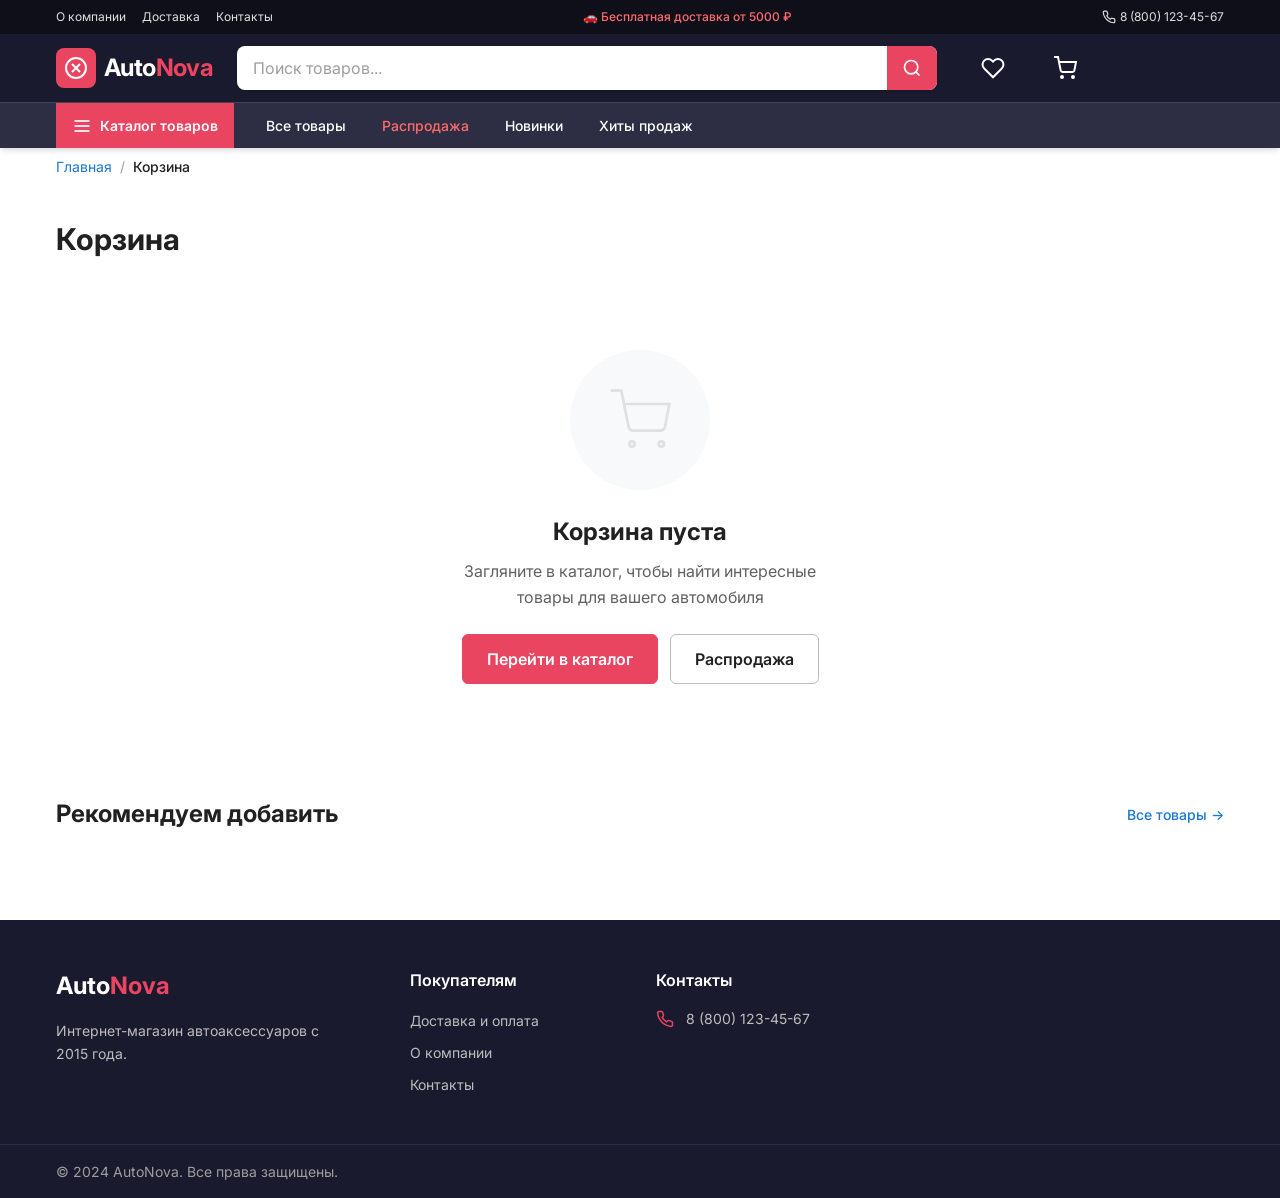
<file: cart.html>
﻿<!DOCTYPE html>
<html lang="ru">
<head>
    <meta charset="UTF-8">
    <meta name="viewport" content="width=device-width, initial-scale=1.0">
    <meta name="description" content="Корзина покупок AutoNova. Оформите заказ с бесплатной доставкой от 5000 ₽.">
    <title>Корзина - AutoNova</title>
    
    <link rel="icon" type="image/svg+xml" href="data:image/svg+xml,<svg xmlns='http://www.w3.org/2000/svg' viewBox='0 0 100 100'><rect fill='%23e94560' rx='15' width='100' height='100'/><text x='50%' y='50%' dominant-baseline='central' text-anchor='middle' fill='white' font-size='50' font-weight='bold'>A</text></svg>">
    
    <link rel="stylesheet" href="css/variables.css">
    <link rel="stylesheet" href="css/reset.css">
    <link rel="stylesheet" href="css/main.css">
    <link rel="stylesheet" href="css/header.css">
    <link rel="stylesheet" href="css/footer.css">
    <link rel="stylesheet" href="css/components.css">
    <link rel="stylesheet" href="css/catalog.css">
    <link rel="stylesheet" href="css/responsive.css">
    
    <style>
        /* ===== Cart Page ===== */
        .cart-page {
            padding: var(--spacing-6) 0 var(--spacing-16);
        }

        .cart-page__header {
            display: flex;
            align-items: center;
            justify-content: space-between;
            margin-bottom: var(--spacing-6);
        }

        .cart-page__title {
            font-size: var(--font-size-2xl);
            font-weight: var(--font-weight-bold);
            color: var(--text-primary);
        }

        .cart-page__count {
            font-weight: var(--font-weight-normal);
            color: var(--text-secondary);
            font-size: var(--font-size-lg);
        }

        .cart-page__clear {
            font-size: var(--font-size-sm);
            color: var(--text-secondary);
            background: none;
            border: none;
            cursor: pointer;
            display: flex;
            align-items: center;
            gap: var(--spacing-1);
            transition: var(--transition-colors);
        }

        .cart-page__clear:hover {
            color: var(--color-error);
        }

        .cart-page__clear svg {
            width: 16px;
            height: 16px;
        }

        /* ===== Free Delivery Progress ===== */
        .free-delivery-bar {
            display: flex;
            align-items: center;
            gap: var(--spacing-4);
            padding: var(--spacing-4) var(--spacing-5);
            background-color: var(--bg-secondary);
            border-radius: var(--border-radius-xl);
            margin-bottom: var(--spacing-6);
        }

        .free-delivery-bar__icon {
            width: 44px;
            height: 44px;
            display: flex;
            align-items: center;
            justify-content: center;
            background-color: var(--bg-primary);
            border-radius: var(--border-radius-full);
            flex-shrink: 0;
        }

        .free-delivery-bar__icon svg {
            width: 22px;
            height: 22px;
        }

        .free-delivery-bar__icon--complete {
            background-color: var(--color-success);
            color: var(--color-white);
        }

        .free-delivery-bar__icon--incomplete {
            color: var(--color-warning);
        }

        .free-delivery-bar__content {
            flex: 1;
            min-width: 0;
        }

        .free-delivery-bar__text {
            font-size: var(--font-size-sm);
            color: var(--text-primary);
            font-weight: var(--font-weight-medium);
            margin-bottom: var(--spacing-2);
        }

        .free-delivery-bar__text strong {
            color: var(--color-accent);
        }

        .free-delivery-bar__progress {
            width: 100%;
            height: 6px;
            background-color: var(--color-gray-200);
            border-radius: var(--border-radius-full);
            overflow: hidden;
        }

        .free-delivery-bar__progress-fill {
            height: 100%;
            border-radius: var(--border-radius-full);
            transition: width 0.5s ease;
        }

        .free-delivery-bar__progress-fill--complete {
            background-color: var(--color-success);
        }

        .free-delivery-bar__progress-fill--incomplete {
            background-color: var(--color-warning);
        }

        /* ===== Cart Layout ===== */
        .cart-layout {
            display: grid;
            grid-template-columns: 1fr 400px;
            gap: var(--spacing-6);
            align-items: start;
        }

        /* ===== Cart Items ===== */
        .cart-items {
            background-color: var(--bg-primary);
            border: 1px solid var(--border-light);
            border-radius: var(--border-radius-xl);
            overflow: hidden;
        }

        .cart-items__header {
            display: flex;
            align-items: center;
            justify-content: space-between;
            padding: var(--spacing-4) var(--spacing-5);
            background-color: var(--bg-secondary);
            border-bottom: 1px solid var(--border-light);
        }

        .cart-items__select-all {
            display: flex;
            align-items: center;
            gap: var(--spacing-2);
        }

        .cart-items__select-label {
            font-size: var(--font-size-sm);
            font-weight: var(--font-weight-medium);
            color: var(--text-primary);
            cursor: pointer;
        }

        .cart-items__actions {
            display: flex;
            align-items: center;
            gap: var(--spacing-4);
        }

        .cart-items__action-btn {
            display: flex;
            align-items: center;
            gap: var(--spacing-1);
            font-size: var(--font-size-sm);
            color: var(--text-secondary);
            background: none;
            border: none;
            cursor: pointer;
            transition: var(--transition-colors);
        }

        .cart-items__action-btn:hover {
            color: var(--color-error);
        }

        .cart-items__action-btn svg {
            width: 16px;
            height: 16px;
        }

        /* ===== Cart Item ===== */
        .cart-item {
            display: grid;
            grid-template-columns: auto 120px 1fr auto;
            gap: var(--spacing-4);
            padding: var(--spacing-5);
            border-bottom: 1px solid var(--border-light);
            transition: var(--transition-colors);
            align-items: start;
        }

        .cart-item:last-child {
            border-bottom: none;
        }

        .cart-item:hover {
            background-color: rgba(0, 0, 0, 0.01);
        }

        .cart-item__checkbox {
            padding-top: var(--spacing-3);
        }

        .cart-item__image {
            width: 120px;
            height: 120px;
            flex-shrink: 0;
        }

        .cart-item__image-link {
            display: block;
            width: 100%;
            height: 100%;
            background-color: var(--bg-secondary);
            border-radius: var(--border-radius-lg);
            overflow: hidden;
            border: 1px solid var(--border-light);
            position: relative;
        }

        .cart-item__image img {
            width: 100%;
            height: 100%;
            object-fit: contain;
            padding: var(--spacing-2);
        }

        .cart-item__image-badge {
            position: absolute;
            top: var(--spacing-1);
            left: var(--spacing-1);
            padding: 2px 6px;
            font-size: 10px;
            font-weight: var(--font-weight-bold);
            background-color: var(--color-accent);
            color: var(--color-white);
            border-radius: var(--border-radius-sm);
        }

        .cart-item__content {
            display: flex;
            flex-direction: column;
            min-width: 0;
        }

        .cart-item__category {
            font-size: var(--font-size-xs);
            color: var(--text-tertiary);
            text-transform: uppercase;
            letter-spacing: var(--letter-spacing-wide);
            margin-bottom: var(--spacing-1);
        }

        .cart-item__title {
            font-size: var(--font-size-base);
            font-weight: var(--font-weight-medium);
            color: var(--text-primary);
            line-height: var(--line-height-snug);
            margin-bottom: var(--spacing-2);
            display: -webkit-box;
            -webkit-line-clamp: 2;
            -webkit-box-orient: vertical;
            overflow: hidden;
            transition: var(--transition-colors);
        }

        .cart-item__title:hover {
            color: var(--color-accent);
        }

        .cart-item__sku {
            font-size: var(--font-size-xs);
            color: var(--text-tertiary);
            margin-bottom: var(--spacing-2);
        }

        .cart-item__attributes {
            display: flex;
            flex-wrap: wrap;
            gap: var(--spacing-2);
            margin-bottom: var(--spacing-3);
        }

        .cart-item__attribute {
            display: inline-flex;
            align-items: center;
            gap: var(--spacing-1);
            padding: var(--spacing-1) var(--spacing-2);
            font-size: var(--font-size-xs);
            color: var(--text-secondary);
            background-color: var(--bg-secondary);
            border-radius: var(--border-radius-sm);
        }

        .cart-item__availability {
            display: flex;
            align-items: center;
            gap: var(--spacing-1);
            font-size: var(--font-size-xs);
            margin-bottom: var(--spacing-3);
        }

        .cart-item__availability-dot {
            width: 6px;
            height: 6px;
            border-radius: var(--border-radius-full);
        }

        .cart-item__availability--in-stock .cart-item__availability-dot {
            background-color: var(--color-success);
        }
        .cart-item__availability--in-stock .cart-item__availability-text {
            color: var(--color-success);
        }
        .cart-item__availability--low-stock .cart-item__availability-dot {
            background-color: var(--color-warning);
        }
        .cart-item__availability--low-stock .cart-item__availability-text {
            color: var(--color-warning);
        }

        .cart-item__bottom-row {
            display: flex;
            align-items: center;
            justify-content: space-between;
            gap: var(--spacing-4);
            margin-top: auto;
        }

        .cart-item__secondary-actions {
            display: flex;
            align-items: center;
            gap: var(--spacing-3);
        }

        .cart-item__action {
            display: flex;
            align-items: center;
            gap: var(--spacing-1);
            font-size: var(--font-size-sm);
            color: var(--text-secondary);
            background: none;
            border: none;
            cursor: pointer;
            transition: var(--transition-colors);
            padding: var(--spacing-1) 0;
        }

        .cart-item__action:hover {
            color: var(--color-primary);
        }

        .cart-item__action.active {
            color: var(--color-accent);
        }

        .cart-item__action.active svg {
            fill: currentColor;
        }

        .cart-item__action svg {
            width: 16px;
            height: 16px;
        }

        .cart-item__action--remove:hover {
            color: var(--color-error);
        }

        /* Right Column */
        .cart-item__right {
            display: flex;
            flex-direction: column;
            align-items: flex-end;
            gap: var(--spacing-4);
            min-width: 160px;
        }

        .cart-item__price {
            text-align: right;
        }

        .cart-item__price-current {
            font-size: var(--font-size-lg);
            font-weight: var(--font-weight-bold);
            color: var(--text-primary);
        }

        .cart-item__price-original {
            font-size: var(--font-size-sm);
            color: var(--text-tertiary);
            text-decoration: line-through;
        }

        .cart-item__price-per {
            font-size: var(--font-size-xs);
            color: var(--text-tertiary);
            margin-top: var(--spacing-1);
        }

        .cart-item__price-savings {
            display: inline-flex;
            align-items: center;
            gap: var(--spacing-1);
            padding: var(--spacing-1) var(--spacing-2);
            font-size: 11px;
            font-weight: var(--font-weight-semibold);
            color: var(--color-accent);
            background-color: rgba(233, 69, 96, 0.08);
            border-radius: var(--border-radius-sm);
            margin-top: var(--spacing-1);
        }

        .cart-item__price-savings svg {
            width: 12px;
            height: 12px;
        }

        /* Quantity */
        .cart-item__quantity {
            display: flex;
            align-items: center;
        }

        /* Enhanced Quantity Selector */
        .quantity-control {
            display: inline-flex;
            align-items: center;
            border: 1px solid var(--border-light);
            border-radius: var(--border-radius-lg);
            overflow: hidden;
            background-color: var(--bg-primary);
        }

        .quantity-control__btn {
            display: flex;
            align-items: center;
            justify-content: center;
            width: 40px;
            height: 40px;
            background-color: var(--bg-secondary);
            border: none;
            color: var(--text-primary);
            cursor: pointer;
            transition: var(--transition-colors);
        }

        .quantity-control__btn:hover:not(:disabled) {
            background-color: var(--color-gray-200);
        }

        .quantity-control__btn:disabled {
            opacity: 0.4;
            cursor: not-allowed;
        }

        .quantity-control__btn svg {
            width: 16px;
            height: 16px;
        }

        .quantity-control__input {
            width: 52px;
            height: 40px;
            text-align: center;
            font-size: var(--font-size-base);
            font-weight: var(--font-weight-semibold);
            border: none;
            border-left: 1px solid var(--border-light);
            border-right: 1px solid var(--border-light);
            background-color: var(--bg-primary);
            -moz-appearance: textfield;
        }

        .quantity-control__input::-webkit-inner-spin-button,
        .quantity-control__input::-webkit-outer-spin-button {
            -webkit-appearance: none;
            margin: 0;
        }

        /* ===== Cart Summary ===== */
        .cart-summary {
            position: sticky;
            top: calc(var(--header-height) + var(--spacing-4));
            background-color: var(--bg-primary);
            border: 1px solid var(--border-light);
            border-radius: var(--border-radius-xl);
            overflow: hidden;
        }

        .cart-summary__header {
            padding: var(--spacing-5);
            background-color: var(--bg-secondary);
            border-bottom: 1px solid var(--border-light);
        }

        .cart-summary__title {
            font-size: var(--font-size-lg);
            font-weight: var(--font-weight-semibold);
            color: var(--text-primary);
        }

        .cart-summary__content {
            padding: var(--spacing-5);
        }

        .cart-summary__row {
            display: flex;
            align-items: center;
            justify-content: space-between;
            margin-bottom: var(--spacing-3);
        }

        .cart-summary__label {
            font-size: var(--font-size-sm);
            color: var(--text-secondary);
        }

        .cart-summary__value {
            font-size: var(--font-size-sm);
            font-weight: var(--font-weight-medium);
            color: var(--text-primary);
        }

        .cart-summary__value--success {
            color: var(--color-success);
            font-weight: var(--font-weight-semibold);
        }

        .cart-summary__value--accent {
            color: var(--color-accent);
            font-weight: var(--font-weight-semibold);
        }

        .cart-summary__divider {
            height: 1px;
            background-color: var(--border-light);
            margin: var(--spacing-4) 0;
        }

        .cart-summary__total {
            display: flex;
            align-items: baseline;
            justify-content: space-between;
            margin-bottom: var(--spacing-5);
        }

        .cart-summary__total-label {
            font-size: var(--font-size-base);
            font-weight: var(--font-weight-medium);
            color: var(--text-primary);
        }

        .cart-summary__total-value {
            font-size: var(--font-size-2xl);
            font-weight: var(--font-weight-bold);
            color: var(--text-primary);
        }

        .cart-summary__total-savings {
            font-size: var(--font-size-sm);
            color: var(--color-success);
            text-align: right;
            margin-top: var(--spacing-1);
            margin-bottom: var(--spacing-4);
        }

        .cart-summary__checkout-btn {
            width: 100%;
            height: 52px;
            font-size: var(--font-size-base);
            margin-bottom: var(--spacing-3);
        }

        .cart-summary__continue-btn {
            width: 100%;
        }

        /* Promo Code */
        .cart-promo {
            padding: var(--spacing-4) var(--spacing-5);
            border-top: 1px solid var(--border-light);
        }

        .cart-promo__toggle {
            display: flex;
            align-items: center;
            gap: var(--spacing-2);
            width: 100%;
            padding: 0;
            font-size: var(--font-size-sm);
            font-weight: var(--font-weight-medium);
            color: var(--text-primary);
            background: none;
            border: none;
            cursor: pointer;
        }

        .cart-promo__toggle svg {
            width: 18px;
            height: 18px;
            color: var(--text-tertiary);
            transition: transform 0.3s ease;
        }

        .cart-promo.open .cart-promo__toggle svg {
            transform: rotate(180deg);
        }

        .cart-promo__form-wrapper {
            max-height: 0;
            overflow: hidden;
            transition: max-height 0.3s ease;
        }

        .cart-promo.open .cart-promo__form-wrapper {
            max-height: 100px;
        }

        .cart-promo__form {
            display: flex;
            gap: var(--spacing-2);
            padding-top: var(--spacing-3);
        }

        .cart-promo__input {
            flex: 1;
            height: 40px;
            padding: 0 var(--spacing-3);
            font-size: var(--font-size-sm);
            border: 1px solid var(--border-light);
            border-radius: var(--border-radius-md);
        }

        .cart-promo__input:focus {
            border-color: var(--color-primary);
        }

        .cart-promo__applied {
            display: flex;
            align-items: center;
            justify-content: space-between;
            padding: var(--spacing-3);
            margin-top: var(--spacing-3);
            background-color: rgba(76, 175, 80, 0.08);
            border-radius: var(--border-radius-md);
        }

        .cart-promo__applied-info {
            display: flex;
            align-items: center;
            gap: var(--spacing-2);
            font-size: var(--font-size-sm);
            color: var(--color-success);
            font-weight: var(--font-weight-medium);
        }

        .cart-promo__applied-info svg {
            width: 16px;
            height: 16px;
        }

        .cart-promo__applied-remove {
            padding: var(--spacing-1);
            background: none;
            border: none;
            color: var(--text-tertiary);
            cursor: pointer;
            border-radius: var(--border-radius-sm);
            transition: var(--transition-colors);
        }

        .cart-promo__applied-remove:hover {
            color: var(--color-error);
            background-color: rgba(244, 67, 54, 0.08);
        }

        .cart-promo__applied-remove svg {
            width: 14px;
            height: 14px;
        }

        /* Benefits */
        .cart-benefits {
            padding: var(--spacing-4) var(--spacing-5);
            border-top: 1px solid var(--border-light);
        }

        .cart-benefit {
            display: flex;
            align-items: center;
            gap: var(--spacing-2);
            font-size: var(--font-size-sm);
            color: var(--text-secondary);
            margin-bottom: var(--spacing-2);
        }

        .cart-benefit:last-child {
            margin-bottom: 0;
        }

        .cart-benefit svg {
            width: 16px;
            height: 16px;
            color: var(--color-success);
            flex-shrink: 0;
        }

        /* Secure Badge */
        .cart-secure {
            display: flex;
            align-items: center;
            justify-content: center;
            gap: var(--spacing-2);
            padding: var(--spacing-3) var(--spacing-5);
            border-top: 1px solid var(--border-light);
            font-size: var(--font-size-xs);
            color: var(--text-tertiary);
        }

        .cart-secure svg {
            width: 14px;
            height: 14px;
        }

        /* ===== Empty Cart ===== */
        .cart-empty {
            text-align: center;
            padding: var(--spacing-16) var(--spacing-4);
        }

        .cart-empty__icon {
            width: 140px;
            height: 140px;
            margin: 0 auto var(--spacing-6);
            display: flex;
            align-items: center;
            justify-content: center;
            background-color: var(--bg-secondary);
            border-radius: var(--border-radius-full);
            color: var(--color-gray-300);
        }

        .cart-empty__icon svg {
            width: 64px;
            height: 64px;
        }

        .cart-empty__title {
            font-size: var(--font-size-xl);
            font-weight: var(--font-weight-bold);
            color: var(--text-primary);
            margin-bottom: var(--spacing-2);
        }

        .cart-empty__text {
            font-size: var(--font-size-base);
            color: var(--text-secondary);
            margin-bottom: var(--spacing-6);
            max-width: 400px;
            margin-left: auto;
            margin-right: auto;
            line-height: var(--line-height-relaxed);
        }

        .cart-empty__buttons {
            display: flex;
            gap: var(--spacing-3);
            justify-content: center;
            flex-wrap: wrap;
        }

        /* ===== Recommendations ===== */
        .cart-recommendations {
            margin-top: var(--spacing-12);
        }

        .cart-recommendations__header {
            display: flex;
            align-items: center;
            justify-content: space-between;
            margin-bottom: var(--spacing-6);
        }

        .cart-recommendations__title {
            font-size: var(--font-size-xl);
            font-weight: var(--font-weight-bold);
            color: var(--text-primary);
        }

        .cart-recommendations__grid {
            display: grid;
            grid-template-columns: repeat(4, 1fr);
            gap: var(--spacing-4);
        }

        /* ===== Responsive ===== */
        @media (max-width: 1200px) {
            .cart-layout {
                grid-template-columns: 1fr 360px;
            }

            .cart-recommendations__grid {
                grid-template-columns: repeat(3, 1fr);
            }
        }

        @media (max-width: 992px) {
            .cart-layout {
                grid-template-columns: 1fr;
            }

            .cart-summary {
                position: static;
            }
        }

        @media (max-width: 768px) {
            .cart-item {
                grid-template-columns: auto 90px 1fr;
                gap: var(--spacing-3);
            }

            .cart-item__right {
                grid-column: 2 / -1;
                flex-direction: row;
                align-items: center;
                justify-content: space-between;
                min-width: auto;
            }

            .cart-item__image {
                width: 90px;
                height: 90px;
            }

            .free-delivery-bar {
                flex-direction: column;
                text-align: center;
            }

            .cart-recommendations__grid {
                grid-template-columns: repeat(2, 1fr);
            }
        }

        @media (max-width: 576px) {
            .cart-page__header {
                flex-direction: column;
                align-items: flex-start;
                gap: var(--spacing-2);
            }

            .cart-item {
                grid-template-columns: auto 1fr;
                gap: var(--spacing-3);
            }

            .cart-item__checkbox {
                grid-row: 1 / 3;
            }

            .cart-item__image {
                width: 80px;
                height: 80px;
            }

            .cart-item__right {
                grid-column: 1 / -1;
                padding-left: calc(18px + var(--spacing-3));
            }

            .cart-item__content {
                grid-column: auto;
            }

            .cart-items__header {
                flex-direction: column;
                align-items: flex-start;
                gap: var(--spacing-2);
            }

            .quantity-control__btn {
                width: 36px;
                height: 36px;
            }

            .quantity-control__input {
                width: 44px;
                height: 36px;
                font-size: var(--font-size-sm);
            }

            .cart-promo__form {
                flex-direction: column;
            }

            .cart-empty__buttons {
                flex-direction: column;
            }

            .cart-empty__buttons .btn {
                width: 100%;
            }

            .cart-recommendations__grid {
                grid-template-columns: repeat(2, 1fr);
                gap: var(--spacing-3);
            }
        }
    </style>
</head>
<body>
    <div class="page-wrapper">
        <!-- ===== Header ===== -->
                <header class="header">
            <div class="header__top-bar">
                <div class="container">
                    <div class="header__top-links">
                        <a href="about.html" class="header__top-link">О компании</a>
                        <a href="delivery.html" class="header__top-link">Доставка</a>
                        <a href="contacts.html" class="header__top-link">Контакты</a>
                    </div>
                    <div class="header__promo">
                        <span class="header__promo-text">🚗 Бесплатная доставка от 5000 ₽</span>
                    </div>
                    <div class="header__top-links">
                        <a href="tel:+78001234567" class="header__top-link">
                            <svg viewBox="0 0 24 24" fill="none" stroke="currentColor" stroke-width="2" stroke-linecap="round" stroke-linejoin="round"><path d="M22 16.92v3a2 2 0 0 1-2.18 2 19.79 19.79 0 0 1-8.63-3.07 19.5 19.5 0 0 1-6-6 19.79 19.79 0 0 1-3.07-8.67A2 2 0 0 1 4.11 2h3a2 2 0 0 1 2 1.72 12.84 12.84 0 0 0 .7 2.81 2 2 0 0 1-.45 2.11L8.09 9.91a16 16 0 0 0 6 6l1.27-1.27a2 2 0 0 1 2.11-.45 12.84 12.84 0 0 0 2.81.7A2 2 0 0 1 22 16.92z"></path></svg>
                            8 (800) 123-45-67
                        </a>
                    </div>
                </div>
            </div>

            <div class="header__main">
                <div class="container">
                    <button class="header__mobile-toggle" aria-label="Меню">
                        <svg viewBox="0 0 24 24" fill="none" stroke="currentColor" stroke-width="2"><line x1="3" y1="12" x2="21" y2="12"></line><line x1="3" y1="6" x2="21" y2="6"></line><line x1="3" y1="18" x2="21" y2="18"></line></svg>
                    </button>

                    <a href="index.html" class="header__logo">
                        <div class="header__logo-icon">
                            <svg viewBox="0 0 24 24" fill="none" stroke="currentColor" stroke-width="2">
                                <circle cx="12" cy="12" r="10"></circle>
                                <path d="M16 8l-8 8"></path>
                                <path d="M8 8l8 8"></path>
                            </svg>
                        </div>
                        <span class="header__logo-text">Auto<span>Nova</span></span>
                    </a>

                    <div class="header__search">
                        <form class="search-form" action="catalog.html" method="GET">
                            <div class="search-form__input-wrapper">
                                <input type="search" name="search" class="search-form__input" placeholder="Поиск товаров..." autocomplete="off">
                                <div class="search-form__suggestions"></div>
                            </div>
                            <button type="submit" class="search-form__button" aria-label="Искать">
                                <svg viewBox="0 0 24 24" fill="none" stroke="currentColor" stroke-width="2">
                                    <circle cx="11" cy="11" r="8"></circle>
                                    <path d="M21 21l-4.35-4.35"></path>
                                </svg>
                            </button>
                        </form>
                    </div>

                    <div class="header__actions">
                        <a href="favorites.html" class="header__action">
                            <div class="header__action-icon">
                                <svg viewBox="0 0 24 24" fill="none" stroke="currentColor" stroke-width="2"><path d="M20.84 4.61a5.5 5.5 0 0 0-7.78 0L12 5.67l-1.06-1.06a5.5 5.5 0 0 0-7.78 7.78l1.06 1.06L12 21.23l7.78-7.78 1.06-1.06a5.5 5.5 0 0 0 0-7.78z"></path></svg>
                                <span class="header__action-badge" data-favorites-count style="display:none;">0</span>
                            </div>
                        </a>
                        <a href="cart.html" class="header__action">
                            <div class="header__action-icon">
                                <svg viewBox="0 0 24 24" fill="none" stroke="currentColor" stroke-width="2"><circle cx="9" cy="21" r="1"></circle><circle cx="20" cy="21" r="1"></circle><path d="M1 1h4l2.68 13.39a2 2 0 0 0 2 1.61h9.72a2 2 0 0 0 2-1.61L23 6H6"></path></svg>
                                <span class="header__action-badge" data-cart-count style="display:none;">0</span>
                            </div>
                        </a>
                    </div>
                </div>
            </div>

            <nav class="header__nav">
                <div class="container">
                    <div class="nav-categories">
                        <button class="nav-categories__toggle">
                            <svg viewBox="0 0 24 24" fill="none" stroke="currentColor" stroke-width="2">
                                <line x1="3" y1="12" x2="21" y2="12"></line>
                                <line x1="3" y1="6" x2="21" y2="6"></line>
                                <line x1="3" y1="18" x2="21" y2="18"></line>
                            </svg>
                            Каталог товаров
                        </button>
                        <div class="nav-categories__menu">
                            <ul class="nav-categories__list" id="nav-categories-list"></ul>
                        </div>
                    </div>
                    <nav class="nav-main">
                        <a href="catalog.html" class="nav-main__link">Все товары</a>
                        <a href="catalog.html?badges=sale" class="nav-main__link nav-main__link--highlight">Распродажа</a>
                        <a href="catalog.html?badges=new" class="nav-main__link">Новинки</a>
                        <a href="catalog.html?badges=bestseller" class="nav-main__link">Хиты продаж</a>
                    </nav>
                </div>
            </nav>
        </header>

        <!-- ===== Mobile Menu ===== -->
        <div class="mobile-menu">
            <div class="mobile-menu__header">
                <span class="header__logo-text">Auto<span>Nova</span></span>
                <button class="mobile-menu__close" aria-label="Закрыть"><svg viewBox="0 0 24 24" fill="none" stroke="currentColor" stroke-width="2"><line x1="18" y1="6" x2="6" y2="18"></line><line x1="6" y1="6" x2="18" y2="18"></line></svg></button>
            </div>
            <nav class="mobile-menu__nav">
                <a href="catalog.html" class="mobile-menu__link">Каталог</a>
                <a href="favorites.html" class="mobile-menu__link">Избранное</a>
                <a href="cart.html" class="mobile-menu__link">Корзина</a>
            </nav>
        </div>

        <!-- ===== Main Content ===== -->
        <main class="main-content">
            <div class="container">
                <!-- Breadcrumbs -->
                <nav class="breadcrumbs">
                    <span class="breadcrumbs__item"><a href="index.html" class="breadcrumbs__link">Главная</a><span class="breadcrumbs__separator">/</span></span>
                    <span class="breadcrumbs__item"><span class="breadcrumbs__current">Корзина</span></span>
                </nav>

                <div class="cart-page">
                    <!-- Page Header -->
                    <div class="cart-page__header">
                        <h1 class="cart-page__title">
                            Корзина
                            <span class="cart-page__count" id="cart-header-count"></span>
                        </h1>
                        <button class="cart-page__clear" id="clear-cart-btn" style="display: none;">
                            <svg viewBox="0 0 24 24" fill="none" stroke="currentColor" stroke-width="2"><polyline points="3 6 5 6 21 6"></polyline><path d="M19 6v14a2 2 0 0 1-2 2H7a2 2 0 0 1-2-2V6m3 0V4a2 2 0 0 1 2-2h4a2 2 0 0 1 2 2v2"></path></svg>
                            Очистить корзину
                        </button>
                    </div>

                    <!-- Free Delivery Bar -->
                    <div class="free-delivery-bar" id="free-delivery-bar" style="display: none;">
                        <div class="free-delivery-bar__icon" id="delivery-icon">
                            <svg viewBox="0 0 24 24" fill="none" stroke="currentColor" stroke-width="2"><rect x="1" y="3" width="15" height="13"></rect><polygon points="16 8 20 8 23 11 23 16 16 16 16 8"></polygon><circle cx="5.5" cy="18.5" r="2.5"></circle><circle cx="18.5" cy="18.5" r="2.5"></circle></svg>
                        </div>
                        <div class="free-delivery-bar__content">
                            <div class="free-delivery-bar__text" id="delivery-text"></div>
                            <div class="free-delivery-bar__progress">
                                <div class="free-delivery-bar__progress-fill" id="delivery-progress" style="width: 0%;"></div>
                            </div>
                        </div>
                    </div>

                    <!-- Cart Content (rendered by JS) -->
                    <div id="cart-content">
                        <!-- Will be rendered by JavaScript -->
                    </div>

                    <!-- Recommendations -->
                    <section class="cart-recommendations" id="cart-recommendations">
                        <div class="cart-recommendations__header">
                            <h2 class="cart-recommendations__title">Рекомендуем добавить</h2>
                            <a href="catalog.html" class="section-link">Все товары →</a>
                        </div>
                        <div class="cart-recommendations__grid products-grid" data-products="featured">
                            <!-- Loaded by JS -->
                        </div>
                    </section>
                </div>
            </div>
        </main>

        <!-- ===== Footer ===== -->
        <footer class="footer">
            <div class="footer__main">
                <div class="container">
                    <div class="footer__grid">
                        <div class="footer__column footer__column--about">
                            <a href="index.html" class="footer__logo"><span class="footer__logo-text">Auto<span>Nova</span></span></a>
                            <p class="footer__about-text">Интернет-магазин автоаксессуаров с 2015 года.</p>
                        </div>
                        <div class="footer__column">
                            <h4 class="footer__title">Покупателям</h4>
                            <ul class="footer__links">
                                <li><a href="delivery.html">Доставка и оплата</a></li>
                                <li><a href="about.html">О компании</a></li>
                                <li><a href="contacts.html">Контакты</a></li>
                            </ul>
                        </div>
                        <div class="footer__column">
                            <h4 class="footer__title">Контакты</h4>
                            <ul class="footer__contacts">
                                <li>
                                    <svg viewBox="0 0 24 24" fill="none" stroke="currentColor" stroke-width="2" stroke-linecap="round" stroke-linejoin="round"><path d="M22 16.92v3a2 2 0 0 1-2.18 2 19.79 19.79 0 0 1-8.63-3.07 19.5 19.5 0 0 1-6-6 19.79 19.79 0 0 1-3.07-8.67A2 2 0 0 1 4.11 2h3a2 2 0 0 1 2 1.72 12.84 12.84 0 0 0 .7 2.81 2 2 0 0 1-.45 2.11L8.09 9.91a16 16 0 0 0 6 6l1.27-1.27a2 2 0 0 1 2.11-.45 12.84 12.84 0 0 0 2.81.7A2 2 0 0 1 22 16.92z"></path></svg>
                                    <a href="tel:+78001234567">8 (800) 123-45-67</a>
                                </li>
                            </ul>
                        </div>
                    </div>
                </div>
            </div>
            <div class="footer__bottom">
                <div class="container"><p class="footer__copyright">© 2024 AutoNova. Все права защищены.</p></div>
            </div>
        </footer>
    </div>

    <!-- ===== Scripts ===== -->
    <!-- Данные -->
    <script src="js/data/products.js"></script>
    <script src="js/data/categories.js"></script>
    <script src="js/data/reviews.js"></script>

    <!-- Утилиты -->
    <script src="js/utils/helpers.js"></script>
    <script src="js/utils/formatters.js"></script>

    <!-- Ядро -->
    <script src="js/core/storage.js"></script>
    <script src="js/core/app.js"></script>

    <!-- Модули -->
    <script src="js/modules/notifications.js"></script>
    <script src="js/modules/cart.js"></script>
    <script src="js/modules/favorites.js"></script>
    <script src="js/modules/search.js"></script>
    <script src="js/modules/header.js"></script>
    <script>
    document.addEventListener('DOMContentLoaded', function() {
        renderCart();

        // Listen for cart changes
        window.addEventListener('cart:add', renderCart);
        window.addEventListener('cart:remove', renderCart);
        window.addEventListener('cart:update', renderCart);
        window.addEventListener('cart:clear', renderCart);

        // Clear cart
        document.getElementById('clear-cart-btn')?.addEventListener('click', function() {
            if (confirm('Вы уверены, что хотите очистить корзину?')) {
                Cart.clear();
            }
        });

        function renderCart() {
            const items = Cart.getItems();
            const totals = Cart.calculateTotals();
            const container = document.getElementById('cart-content');
            const headerCount = document.getElementById('cart-header-count');
            const clearBtn = document.getElementById('clear-cart-btn');
            const deliveryBar = document.getElementById('free-delivery-bar');

            // Update header count
            if (headerCount) {
                headerCount.textContent = items.length > 0 ? `(${Formatters.pluralize(totals.itemsCount, ['товар', 'товара', 'товаров'])})` : '';
            }

            if (clearBtn) {
                clearBtn.style.display = items.length > 0 ? 'flex' : 'none';
            }

            // Empty cart
            if (items.length === 0) {
                if (deliveryBar) deliveryBar.style.display = 'none';
                container.innerHTML = `
                    <div class="cart-empty">
                        <div class="cart-empty__icon">
                            <svg viewBox="0 0 24 24" fill="none" stroke="currentColor" stroke-width="1">
                                <circle cx="9" cy="21" r="1"></circle>
                                <circle cx="20" cy="21" r="1"></circle>
                                <path d="M1 1h4l2.68 13.39a2 2 0 0 0 2 1.61h9.72a2 2 0 0 0 2-1.61L23 6H6"></path>
                            </svg>
                        </div>
                        <h2 class="cart-empty__title">Корзина пуста</h2>
                        <p class="cart-empty__text">Загляните в каталог, чтобы найти интересные товары для вашего автомобиля</p>
                        <div class="cart-empty__buttons">
                            <a href="catalog.html" class="btn btn--primary btn--lg">Перейти в каталог</a>
                            <a href="catalog.html?badges=sale" class="btn btn--outline btn--lg">Распродажа</a>
                        </div>
                    </div>
                `;
                return;
            }

            // Free delivery bar
            if (deliveryBar) {
                deliveryBar.style.display = 'flex';
                const threshold = 5000;
                const progress = Math.min((totals.subtotal / threshold) * 100, 100);
                const remaining = Math.max(0, threshold - totals.subtotal);
                const isFree = remaining === 0;

                const icon = document.getElementById('delivery-icon');
                const text = document.getElementById('delivery-text');
                const bar = document.getElementById('delivery-progress');

                icon.className = `free-delivery-bar__icon ${isFree ? 'free-delivery-bar__icon--complete' : 'free-delivery-bar__icon--incomplete'}`;
                bar.style.width = progress + '%';
                bar.className = `free-delivery-bar__progress-fill ${isFree ? 'free-delivery-bar__progress-fill--complete' : 'free-delivery-bar__progress-fill--incomplete'}`;

                if (isFree) {
                    text.innerHTML = '🎉 Поздравляем! Вам доступна <strong>бесплатная доставка</strong>';
                } else {
                    text.innerHTML = `До бесплатной доставки осталось <strong>${Formatters.price(remaining)}</strong>`;
                }
            }

            // Render cart layout
            container.innerHTML = `
                <div class="cart-layout">
                    <!-- Items -->
                    <div class="cart-items">
                        <div class="cart-items__header">
                            <label class="cart-items__select-all checkbox">
                                <input type="checkbox" class="checkbox__input" checked id="select-all">
                                <span class="checkbox__box"><svg viewBox="0 0 24 24" fill="none" stroke="currentColor" stroke-width="3"><polyline points="20 6 9 17 4 12"></polyline></svg></span>
                                <span class="cart-items__select-label">Выбрать все</span>
                            </label>
                            <div class="cart-items__actions">
                                <button class="cart-items__action-btn" id="delete-selected">
                                    <svg viewBox="0 0 24 24" fill="none" stroke="currentColor" stroke-width="2"><polyline points="3 6 5 6 21 6"></polyline><path d="M19 6v14a2 2 0 0 1-2 2H7a2 2 0 0 1-2-2V6m3 0V4a2 2 0 0 1 2-2h4a2 2 0 0 1 2 2v2"></path></svg>
                                    Удалить выбранные
                                </button>
                            </div>
                        </div>
                        <div class="cart-items__list">
                            ${items.map(item => renderCartItem(item)).join('')}
                        </div>
                    </div>

                    <!-- Summary -->
                    <div class="cart-summary">
                        <div class="cart-summary__header">
                            <h2 class="cart-summary__title">Ваш заказ</h2>
                        </div>
                        <div class="cart-summary__content">
                            <div class="cart-summary__row">
                                <span class="cart-summary__label">${Formatters.pluralize(totals.itemsCount, ['товар', 'товара', 'товаров'])}</span>
                                <span class="cart-summary__value">${Formatters.price(totals.originalTotal)}</span>
                            </div>
                            ${totals.productDiscount > 0 ? `
                                <div class="cart-summary__row">
                                    <span class="cart-summary__label">Скидка</span>
                                    <span class="cart-summary__value cart-summary__value--accent">−${Formatters.price(totals.productDiscount)}</span>
                                </div>
                            ` : ''}
                            ${totals.promoDiscount > 0 ? `
                                <div class="cart-summary__row">
                                    <span class="cart-summary__label">Промокод (${totals.promoCode})</span>
                                    <span class="cart-summary__value cart-summary__value--accent">−${Formatters.price(totals.promoDiscount)}</span>
                                </div>
                            ` : ''}
                            <div class="cart-summary__row">
                                <span class="cart-summary__label">Доставка</span>
                                <span class="cart-summary__value ${totals.deliveryFee === 0 ? 'cart-summary__value--success' : ''}">${totals.deliveryFee === 0 ? 'Бесплатно' : Formatters.price(totals.deliveryFee)}</span>
                            </div>
                            <div class="cart-summary__divider"></div>
                            <div class="cart-summary__total">
                                <span class="cart-summary__total-label">Итого</span>
                                <span class="cart-summary__total-value">${Formatters.price(totals.total)}</span>
                            </div>
                            ${totals.productDiscount > 0 ? `
                                <div class="cart-summary__total-savings">Вы экономите ${Formatters.price(totals.productDiscount + totals.promoDiscount)}</div>
                            ` : ''}
                            <button onclick="Cart.sendToTelegram()" class="btn btn--primary btn--lg cart-summary__checkout-btn">
                                Оформить заказ в Telegram
                            </button>
                            <a href="catalog.html" class="btn btn--outline cart-summary__continue-btn">
                                Продолжить покупки
                            </a>
                        </div>
                        <!-- Promo -->
                        <div class="cart-promo" id="cart-promo">
                            <button class="cart-promo__toggle" id="promo-toggle">
                                <svg viewBox="0 0 24 24" fill="none" stroke="currentColor" stroke-width="2"><polyline points="6 9 12 15 18 9"></polyline></svg>
                                Есть промокод?
                            </button>
                            <div class="cart-promo__form-wrapper">
                                ${totals.promoCode ? `
                                    <div class="cart-promo__applied">
                                        <span class="cart-promo__applied-info">
                                            <svg viewBox="0 0 24 24" fill="none" stroke="currentColor" stroke-width="2"><polyline points="20 6 9 17 4 12"></polyline></svg>
                                            ${totals.promoCode}
                                        </span>
                                        <button class="cart-promo__applied-remove" id="remove-promo">
                                            <svg viewBox="0 0 24 24" fill="none" stroke="currentColor" stroke-width="2"><line x1="18" y1="6" x2="6" y2="18"></line><line x1="6" y1="6" x2="18" y2="18"></line></svg>
                                        </button>
                                    </div>
                                ` : `
                                    <form class="cart-promo__form" id="promo-form">
                                        <input type="text" class="cart-promo__input" placeholder="Введите промокод" id="promo-input">
                                        <button type="submit" class="btn btn--outline btn--sm">Применить</button>
                                    </form>
                                `}
                            </div>
                        </div>
                        <!-- Benefits -->
                        <div class="cart-benefits">
                            <div class="cart-benefit">
                                <svg viewBox="0 0 24 24" fill="none" stroke="currentColor" stroke-width="2"><polyline points="20 6 9 17 4 12"></polyline></svg>
                                Бесплатная доставка от 5 000 ₽
                            </div>
                            <div class="cart-benefit">
                                <svg viewBox="0 0 24 24" fill="none" stroke="currentColor" stroke-width="2"><polyline points="20 6 9 17 4 12"></polyline></svg>
                                Возврат в течение 14 дней
                            </div>
                            <div class="cart-benefit">
                                <svg viewBox="0 0 24 24" fill="none" stroke="currentColor" stroke-width="2"><polyline points="20 6 9 17 4 12"></polyline></svg>
                                Гарантия на все товары
                            </div>
                        </div>
                        <div class="cart-secure">
                            <svg viewBox="0 0 24 24" fill="none" stroke="currentColor" stroke-width="2"><rect x="3" y="11" width="18" height="11" rx="2" ry="2"></rect><path d="M7 11V7a5 5 0 0 1 10 0v4"></path></svg>
                            Безопасная оплата • SSL защита
                        </div>
                    </div>
                </div>
            `;

            // Bind events after render
            bindCartEvents();
        }

        function renderCartItem(item) {
            const { product, quantity, subtotal } = item;
            const originalPrice = product.originalPrice || product.price;
            const hasDiscount = originalPrice > product.price;
            const savings = hasDiscount ? (originalPrice - product.price) * quantity : 0;
            const isFavorite = Storage.isFavorite(product.id);
            const category = CategoriesDB.getById(product.categoryId);

            let availClass = 'in-stock', availText = 'В наличии';
            if (product.stockStatus === 'low_stock') { availClass = 'low-stock'; availText = `Осталось ${product.stock} шт.`; }

            return `
                <div class="cart-item" data-product-id="${product.id}">
                    <div class="cart-item__checkbox">
                        <label class="checkbox">
                            <input type="checkbox" class="checkbox__input cart-item-checkbox" checked data-id="${product.id}">
                            <span class="checkbox__box"><svg viewBox="0 0 24 24" fill="none" stroke="currentColor" stroke-width="3"><polyline points="20 6 9 17 4 12"></polyline></svg></span>
                        </label>
                    </div>
                    <div class="cart-item__image">
                        <a href="product.html?id=${product.id}" class="cart-item__image-link">
                            <img src="${product.images[0]?.url || ''}" alt="${product.name}">
                            ${hasDiscount ? `<span class="cart-item__image-badge">-${product.discount}%</span>` : ''}
                        </a>
                    </div>
                    <div class="cart-item__content">
                        ${category ? `<span class="cart-item__category">${category.name}</span>` : ''}
                        <a href="product.html?id=${product.id}" class="cart-item__title">${product.name}</a>
                        <span class="cart-item__sku">Арт: ${product.sku}</span>
                        <div class="cart-item__availability cart-item__availability--${availClass}">
                            <span class="cart-item__availability-dot"></span>
                            <span class="cart-item__availability-text">${availText}</span>
                        </div>
                        <div class="cart-item__bottom-row">
                            <div class="cart-item__secondary-actions">
                                <button class="cart-item__action ${isFavorite ? 'active' : ''}" data-toggle-favorite="${product.id}" title="В избранное">
                                    <svg viewBox="0 0 24 24" fill="${isFavorite ? 'currentColor' : 'none'}" stroke="currentColor" stroke-width="2"><path d="M20.84 4.61a5.5 5.5 0 0 0-7.78 0L12 5.67l-1.06-1.06a5.5 5.5 0 0 0-7.78 7.78l1.06 1.06L12 21.23l7.78-7.78 1.06-1.06a5.5 5.5 0 0 0 0-7.78z"></path></svg>
                                    <span>В избранное</span>
                                </button>
                                <button class="cart-item__action cart-item__action--remove" data-cart-remove="${product.id}" title="Удалить">
                                    <svg viewBox="0 0 24 24" fill="none" stroke="currentColor" stroke-width="2"><polyline points="3 6 5 6 21 6"></polyline><path d="M19 6v14a2 2 0 0 1-2 2H7a2 2 0 0 1-2-2V6m3 0V4a2 2 0 0 1 2-2h4a2 2 0 0 1 2 2v2"></path></svg>
                                    <span>Удалить</span>
                                </button>
                            </div>
                        </div>
                    </div>
                    <div class="cart-item__right">
                        <div class="cart-item__price">
                            <div class="cart-item__price-current">${Formatters.price(subtotal)}</div>
                            ${hasDiscount ? `<div class="cart-item__price-original">${Formatters.price(originalPrice * quantity)}</div>` : ''}
                            ${quantity > 1 ? `<div class="cart-item__price-per">${Formatters.price(product.price)} / шт.</div>` : ''}
                            ${savings > 0 ? `
                                <div class="cart-item__price-savings">
                                    <svg viewBox="0 0 24 24" fill="none" stroke="currentColor" stroke-width="2"><polyline points="20 6 9 17 4 12"></polyline></svg>
                                    Экономия ${Formatters.price(savings)}
                                </div>
                            ` : ''}
                        </div>
                        <div class="cart-item__quantity">
                            <div class="quantity-control">
                                <button class="quantity-control__btn" data-cart-quantity="decrease" data-product-id="${product.id}" ${quantity <= 1 ? 'disabled' : ''}>
                                    <svg viewBox="0 0 24 24" fill="none" stroke="currentColor" stroke-width="2"><line x1="5" y1="12" x2="19" y2="12"></line></svg>
                                </button>
                                <input type="number" class="quantity-control__input" value="${quantity}" min="1" max="${Math.min(product.stock, 99)}" data-cart-quantity-input data-product-id="${product.id}">
                                <button class="quantity-control__btn" data-cart-quantity="increase" data-product-id="${product.id}" ${quantity >= product.stock ? 'disabled' : ''}>
                                    <svg viewBox="0 0 24 24" fill="none" stroke="currentColor" stroke-width="2"><line x1="12" y1="5" x2="12" y2="19"></line><line x1="5" y1="12" x2="19" y2="12"></line></svg>
                                </button>
                            </div>
                        </div>
                    </div>
                </div>
            `;
        }

        function bindCartEvents() {
            // Promo toggle
            document.getElementById('promo-toggle')?.addEventListener('click', function() {
                document.getElementById('cart-promo')?.classList.toggle('open');
            });

            // Promo form
            document.getElementById('promo-form')?.addEventListener('submit', function(e) {
                e.preventDefault();
                const input = document.getElementById('promo-input');
                if (input?.value.trim()) {
                    Cart.applyPromoCode(input.value.trim());
                }
            });

            // Remove promo
            document.getElementById('remove-promo')?.addEventListener('click', function() {
                Cart.removePromoCode();
            });

            // Delete selected
            document.getElementById('delete-selected')?.addEventListener('click', function() {
                const checked = document.querySelectorAll('.cart-item-checkbox:checked');
                if (checked.length === 0) {
                    Notifications.warning('Выберите товары для удаления');
                    return;
                }
                if (confirm(`Удалить ${checked.length} товар(ов)?`)) {
                    checked.forEach(cb => {
                        Cart.removeItem(parseInt(cb.dataset.id));
                    });
                }
            });

            // Select all
            document.getElementById('select-all')?.addEventListener('change', function() {
                document.querySelectorAll('.cart-item-checkbox').forEach(cb => {
                    cb.checked = this.checked;
                });
            });
        }
    });
    </script>
</body>
</html>
</file>
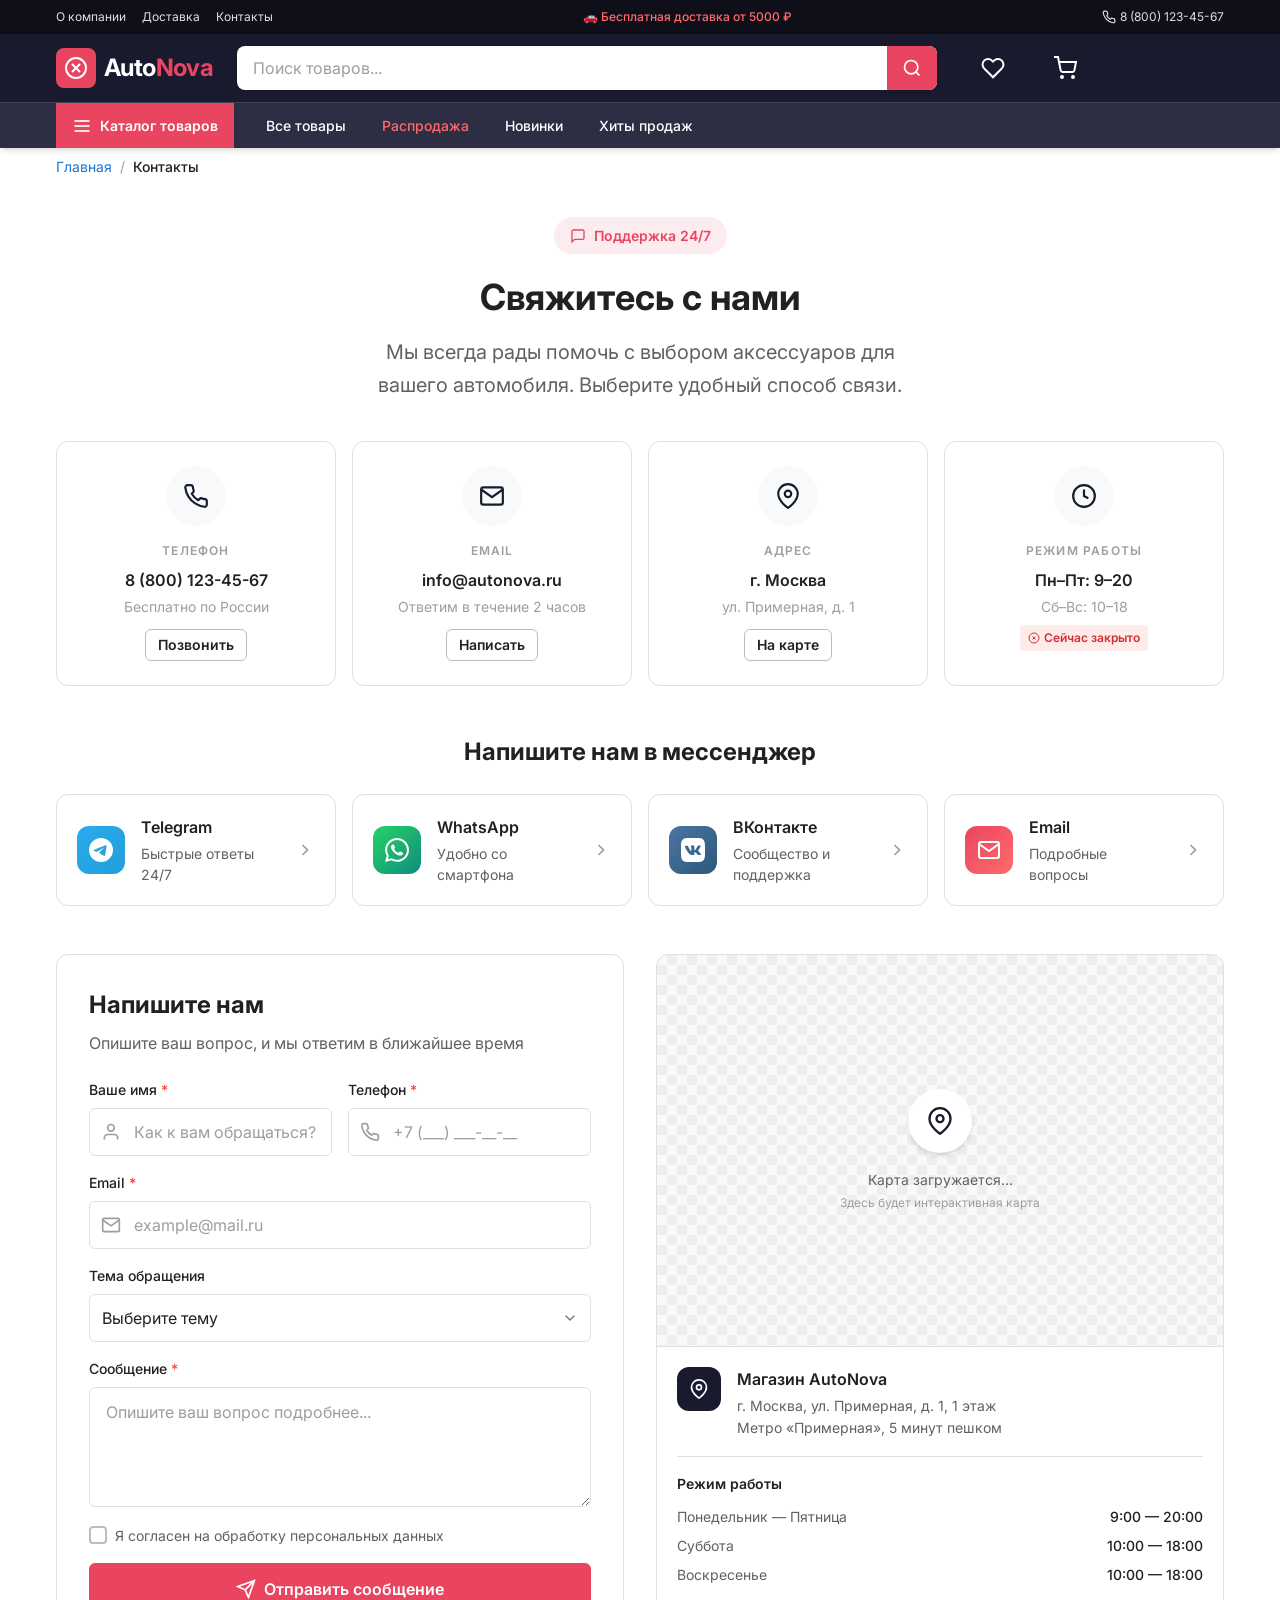
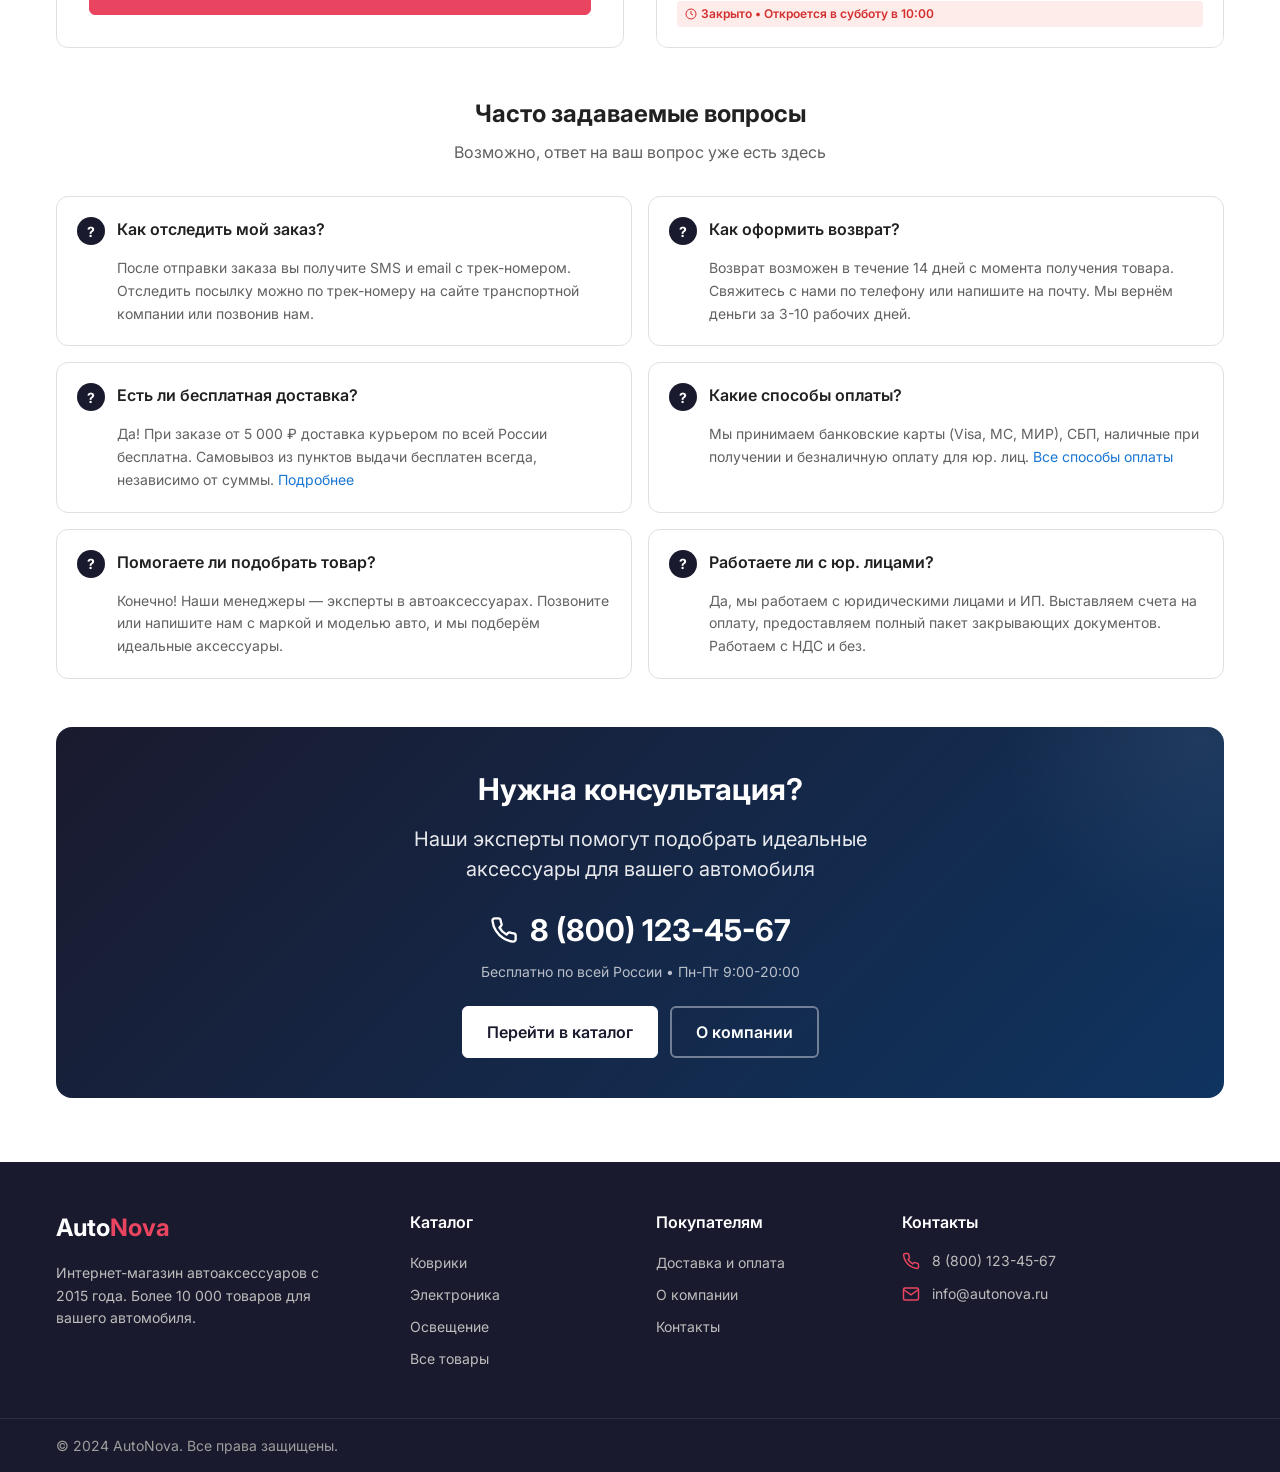
<file: contacts.html>
﻿<!DOCTYPE html>
<html lang="ru">
<head>
    <meta charset="UTF-8">
    <meta name="viewport" content="width=device-width, initial-scale=1.0">
    <meta name="description" content="Контакты AutoNova. Телефон 8 (800) 123-45-67, email, адрес магазина. Свяжитесь с нами любым удобным способом!">
    <title>Контакты - AutoNova</title>

    <link rel="icon" type="image/svg+xml" href="data:image/svg+xml,<svg xmlns='http://www.w3.org/2000/svg' viewBox='0 0 100 100'><rect fill='%23e94560' rx='15' width='100' height='100'/><text x='50%' y='50%' dominant-baseline='central' text-anchor='middle' fill='white' font-size='50' font-weight='bold'>A</text></svg>">

    <link rel="stylesheet" href="css/variables.css">
    <link rel="stylesheet" href="css/reset.css">
    <link rel="stylesheet" href="css/main.css">
    <link rel="stylesheet" href="css/header.css">
    <link rel="stylesheet" href="css/footer.css">
    <link rel="stylesheet" href="css/components.css">
    <link rel="stylesheet" href="css/responsive.css">

    <style>
        /* ===== Contacts Page ===== */
        .contacts-page {
            padding: var(--spacing-6) 0 var(--spacing-16);
        }

        /* Header */
        .contacts-header {
            text-align: center;
            margin-bottom: var(--spacing-10);
        }

        .contacts-header__badge {
            display: inline-flex;
            align-items: center;
            gap: var(--spacing-2);
            padding: var(--spacing-2) var(--spacing-4);
            background-color: rgba(233, 69, 96, 0.1);
            color: var(--color-accent);
            font-size: var(--font-size-sm);
            font-weight: var(--font-weight-semibold);
            border-radius: var(--border-radius-full);
            margin-bottom: var(--spacing-4);
        }

        .contacts-header__badge svg {
            width: 16px;
            height: 16px;
        }

        .contacts-header__title {
            font-size: var(--font-size-3xl);
            font-weight: var(--font-weight-bold);
            color: var(--text-primary);
            margin-bottom: var(--spacing-3);
        }

        .contacts-header__subtitle {
            font-size: var(--font-size-lg);
            color: var(--text-secondary);
            max-width: 560px;
            margin: 0 auto;
            line-height: var(--line-height-relaxed);
        }

        /* ===== Contact Cards ===== */
        .contacts-grid {
            display: grid;
            grid-template-columns: repeat(4, 1fr);
            gap: var(--spacing-4);
            margin-bottom: var(--spacing-12);
        }

        .contact-card {
            display: flex;
            flex-direction: column;
            align-items: center;
            text-align: center;
            padding: var(--spacing-6);
            background-color: var(--bg-primary);
            border: 1px solid var(--border-light);
            border-radius: var(--border-radius-xl);
            transition: var(--transition-all);
            position: relative;
            overflow: hidden;
        }

        .contact-card::before {
            content: '';
            position: absolute;
            top: 0;
            left: 0;
            right: 0;
            height: 4px;
            background: linear-gradient(90deg, var(--color-primary), var(--color-accent));
            opacity: 0;
            transition: var(--transition-fast);
        }

        .contact-card:hover {
            border-color: var(--color-primary);
            box-shadow: var(--shadow-lg);
            transform: translateY(-4px);
        }

        .contact-card:hover::before {
            opacity: 1;
        }

        .contact-card__icon {
            width: 60px;
            height: 60px;
            display: flex;
            align-items: center;
            justify-content: center;
            background-color: var(--bg-secondary);
            border-radius: var(--border-radius-full);
            color: var(--color-primary);
            margin-bottom: var(--spacing-4);
            transition: var(--transition-colors);
        }

        .contact-card:hover .contact-card__icon {
            background-color: var(--color-primary);
            color: var(--color-white);
        }

        .contact-card__icon svg {
            width: 26px;
            height: 26px;
        }

        .contact-card__label {
            font-size: var(--font-size-xs);
            font-weight: var(--font-weight-semibold);
            color: var(--text-tertiary);
            text-transform: uppercase;
            letter-spacing: var(--letter-spacing-widest);
            margin-bottom: var(--spacing-2);
        }

        .contact-card__value {
            font-size: var(--font-size-base);
            font-weight: var(--font-weight-semibold);
            color: var(--text-primary);
            margin-bottom: var(--spacing-1);
        }

        .contact-card__value a {
            color: var(--text-primary);
            transition: var(--transition-colors);
        }

        .contact-card__value a:hover {
            color: var(--color-accent);
        }

        .contact-card__extra {
            font-size: var(--font-size-sm);
            color: var(--text-tertiary);
        }

        .contact-card__action {
            margin-top: var(--spacing-3);
        }

        /* ===== Messenger Buttons ===== */
        .messenger-section {
            margin-bottom: var(--spacing-12);
        }

        .messenger-section__title {
            font-size: var(--font-size-xl);
            font-weight: var(--font-weight-bold);
            color: var(--text-primary);
            text-align: center;
            margin-bottom: var(--spacing-6);
        }

        .messenger-grid {
            display: grid;
            grid-template-columns: repeat(4, 1fr);
            gap: var(--spacing-4);
        }

        .messenger-card {
            display: flex;
            align-items: center;
            gap: var(--spacing-4);
            padding: var(--spacing-5);
            background-color: var(--bg-primary);
            border: 1px solid var(--border-light);
            border-radius: var(--border-radius-xl);
            transition: var(--transition-all);
            cursor: pointer;
        }

        .messenger-card:hover {
            border-color: var(--color-primary);
            box-shadow: var(--shadow-md);
            transform: translateY(-2px);
        }

        .messenger-card__icon {
            width: 48px;
            height: 48px;
            display: flex;
            align-items: center;
            justify-content: center;
            border-radius: var(--border-radius-xl);
            flex-shrink: 0;
            color: var(--color-white);
            font-size: var(--font-size-xl);
            font-weight: var(--font-weight-bold);
        }

        .messenger-card__icon--telegram {
            background: linear-gradient(135deg, #2AABEE, #229ED9);
        }

        .messenger-card__icon--whatsapp {
            background: linear-gradient(135deg, #25D366, #128C7E);
        }

        .messenger-card__icon--vk {
            background: linear-gradient(135deg, #4C75A3, #2B587A);
        }

        .messenger-card__icon--email {
            background: linear-gradient(135deg, var(--color-accent), #ff6b6b);
        }

        .messenger-card__icon svg {
            width: 24px;
            height: 24px;
        }

        .messenger-card__info {
            flex: 1;
        }

        .messenger-card__name {
            font-size: var(--font-size-base);
            font-weight: var(--font-weight-semibold);
            color: var(--text-primary);
            margin-bottom: var(--spacing-1);
        }

        .messenger-card__desc {
            font-size: var(--font-size-sm);
            color: var(--text-secondary);
        }

        .messenger-card__arrow {
            width: 20px;
            height: 20px;
            color: var(--text-tertiary);
            transition: var(--transition-all);
            flex-shrink: 0;
        }

        .messenger-card:hover .messenger-card__arrow {
            color: var(--color-primary);
            transform: translateX(4px);
        }

        /* ===== Form + Map Layout ===== */
        .contacts-layout {
            display: grid;
            grid-template-columns: 1fr 1fr;
            gap: var(--spacing-8);
            margin-bottom: var(--spacing-12);
        }

        /* ===== Contact Form ===== */
        .contact-form-section {
            background-color: var(--bg-primary);
            border: 1px solid var(--border-light);
            border-radius: var(--border-radius-xl);
            padding: var(--spacing-8);
        }

        .contact-form-section__header {
            margin-bottom: var(--spacing-6);
        }

        .contact-form-section__title {
            font-size: var(--font-size-xl);
            font-weight: var(--font-weight-bold);
            color: var(--text-primary);
            margin-bottom: var(--spacing-2);
        }

        .contact-form-section__subtitle {
            font-size: var(--font-size-base);
            color: var(--text-secondary);
        }

        .contact-form__row {
            display: grid;
            grid-template-columns: 1fr 1fr;
            gap: var(--spacing-4);
        }

        .contact-form__input-wrapper {
            position: relative;
        }

        .contact-form__input-wrapper .form-input {
            padding-left: 44px;
            height: 48px;
        }

        .contact-form__input-icon {
            position: absolute;
            left: var(--spacing-3);
            top: 50%;
            transform: translateY(-50%);
            width: 20px;
            height: 20px;
            color: var(--text-tertiary);
            pointer-events: none;
        }

        .contact-form__submit {
            height: 52px;
            font-size: var(--font-size-base);
        }

        .contact-form__privacy {
            font-size: var(--font-size-sm);
            color: var(--text-secondary);
        }

        .contact-form__privacy a {
            color: var(--text-link);
        }

        .contact-form__privacy a:hover {
            text-decoration: underline;
        }

        /* ===== Map Section ===== */
        .map-section {
            background-color: var(--bg-secondary);
            border: 1px solid var(--border-light);
            border-radius: var(--border-radius-xl);
            overflow: hidden;
            display: flex;
            flex-direction: column;
        }

        .map-placeholder {
            flex: 1;
            min-height: 340px;
            display: flex;
            flex-direction: column;
            align-items: center;
            justify-content: center;
            gap: var(--spacing-4);
            background: 
                linear-gradient(45deg, var(--color-gray-200) 25%, transparent 25%),
                linear-gradient(-45deg, var(--color-gray-200) 25%, transparent 25%),
                linear-gradient(45deg, transparent 75%, var(--color-gray-200) 75%),
                linear-gradient(-45deg, transparent 75%, var(--color-gray-200) 75%);
            background-size: 20px 20px;
            background-position: 0 0, 0 10px, 10px -10px, -10px 0px;
        }

        .map-placeholder__icon {
            width: 64px;
            height: 64px;
            display: flex;
            align-items: center;
            justify-content: center;
            background-color: var(--bg-primary);
            border-radius: var(--border-radius-full);
            color: var(--color-primary);
            box-shadow: var(--shadow-md);
        }

        .map-placeholder__icon svg {
            width: 28px;
            height: 28px;
        }

        .map-placeholder__text {
            font-size: var(--font-size-sm);
            color: var(--text-secondary);
            text-align: center;
        }

        .map-placeholder__text span {
            display: block;
            font-size: var(--font-size-xs);
            color: var(--text-tertiary);
            margin-top: var(--spacing-1);
        }

        /* Map Info Card */
        .map-info {
            padding: var(--spacing-5);
            background-color: var(--bg-primary);
            border-top: 1px solid var(--border-light);
        }

        .map-info__store {
            display: flex;
            align-items: flex-start;
            gap: var(--spacing-4);
            margin-bottom: var(--spacing-4);
            padding-bottom: var(--spacing-4);
            border-bottom: 1px solid var(--border-light);
        }

        .map-info__store-icon {
            width: 44px;
            height: 44px;
            display: flex;
            align-items: center;
            justify-content: center;
            background-color: var(--color-primary);
            color: var(--color-white);
            border-radius: var(--border-radius-xl);
            flex-shrink: 0;
        }

        .map-info__store-icon svg {
            width: 20px;
            height: 20px;
        }

        .map-info__store-name {
            font-size: var(--font-size-base);
            font-weight: var(--font-weight-semibold);
            color: var(--text-primary);
            margin-bottom: var(--spacing-1);
        }

        .map-info__store-address {
            font-size: var(--font-size-sm);
            color: var(--text-secondary);
            line-height: var(--line-height-relaxed);
        }

        .map-info__hours {
            display: flex;
            flex-direction: column;
            gap: var(--spacing-2);
        }

        .map-info__hours-title {
            font-size: var(--font-size-sm);
            font-weight: var(--font-weight-semibold);
            color: var(--text-primary);
            margin-bottom: var(--spacing-1);
        }

        .map-info__hours-row {
            display: flex;
            justify-content: space-between;
            align-items: center;
            font-size: var(--font-size-sm);
        }

        .map-info__hours-day {
            color: var(--text-secondary);
        }

        .map-info__hours-time {
            font-weight: var(--font-weight-medium);
            color: var(--text-primary);
        }

        .map-info__hours-status {
            display: inline-flex;
            align-items: center;
            gap: var(--spacing-1);
            padding: var(--spacing-1) var(--spacing-2);
            font-size: var(--font-size-xs);
            font-weight: var(--font-weight-semibold);
            border-radius: var(--border-radius-sm);
            margin-top: var(--spacing-2);
        }

        .map-info__hours-status--open {
            background-color: rgba(76, 175, 80, 0.1);
            color: var(--color-success-dark);
        }

        .map-info__hours-status--closed {
            background-color: rgba(244, 67, 54, 0.1);
            color: var(--color-error-dark);
        }

        .map-info__hours-status svg {
            width: 12px;
            height: 12px;
        }

        /* ===== FAQ Section ===== */
        .contacts-faq {
            margin-bottom: var(--spacing-12);
        }

        .contacts-faq__header {
            text-align: center;
            margin-bottom: var(--spacing-8);
        }

        .contacts-faq__title {
            font-size: var(--font-size-xl);
            font-weight: var(--font-weight-bold);
            color: var(--text-primary);
            margin-bottom: var(--spacing-2);
        }

        .contacts-faq__subtitle {
            font-size: var(--font-size-base);
            color: var(--text-secondary);
        }

        .faq-grid {
            display: grid;
            grid-template-columns: repeat(2, 1fr);
            gap: var(--spacing-4);
        }

        .faq-card {
            padding: var(--spacing-5);
            background-color: var(--bg-primary);
            border: 1px solid var(--border-light);
            border-radius: var(--border-radius-xl);
            transition: var(--transition-colors);
        }

        .faq-card:hover {
            border-color: var(--border-medium);
        }

        .faq-card__question {
            display: flex;
            align-items: flex-start;
            gap: var(--spacing-3);
            font-size: var(--font-size-base);
            font-weight: var(--font-weight-semibold);
            color: var(--text-primary);
            margin-bottom: var(--spacing-3);
        }

        .faq-card__icon {
            width: 28px;
            height: 28px;
            display: flex;
            align-items: center;
            justify-content: center;
            background-color: var(--color-primary);
            color: var(--color-white);
            border-radius: var(--border-radius-full);
            flex-shrink: 0;
            font-size: var(--font-size-sm);
            font-weight: var(--font-weight-bold);
        }

        .faq-card__answer {
            font-size: var(--font-size-sm);
            color: var(--text-secondary);
            line-height: var(--line-height-relaxed);
            padding-left: calc(28px + var(--spacing-3));
        }

        .faq-card__answer a {
            color: var(--text-link);
        }

        .faq-card__answer a:hover {
            text-decoration: underline;
        }

        /* ===== CTA Section ===== */
        .contacts-cta {
            position: relative;
            padding: var(--spacing-10);
            background: linear-gradient(135deg, var(--color-primary) 0%, var(--color-secondary) 100%);
            border-radius: var(--border-radius-2xl);
            color: var(--color-white);
            text-align: center;
            overflow: hidden;
        }

        .contacts-cta::before {
            content: '';
            position: absolute;
            top: -50%;
            right: -15%;
            width: 400px;
            height: 400px;
            background: radial-gradient(circle, rgba(255,255,255,0.06) 0%, transparent 70%);
            border-radius: var(--border-radius-full);
        }

        .contacts-cta__content {
            position: relative;
            z-index: 1;
        }

        .contacts-cta__title {
            font-size: var(--font-size-2xl);
            font-weight: var(--font-weight-bold);
            margin-bottom: var(--spacing-3);
        }

        .contacts-cta__text {
            font-size: var(--font-size-lg);
            opacity: 0.9;
            margin-bottom: var(--spacing-6);
            max-width: 500px;
            margin-left: auto;
            margin-right: auto;
        }

        .contacts-cta__phone {
            display: inline-flex;
            align-items: center;
            gap: var(--spacing-3);
            font-size: var(--font-size-2xl);
            font-weight: var(--font-weight-bold);
            color: var(--color-white);
            margin-bottom: var(--spacing-2);
        }

        .contacts-cta__phone svg {
            width: 28px;
            height: 28px;
        }

        .contacts-cta__phone-sub {
            font-size: var(--font-size-sm);
            opacity: 0.7;
            margin-bottom: var(--spacing-6);
        }

        .contacts-cta__buttons {
            display: flex;
            gap: var(--spacing-3);
            justify-content: center;
            flex-wrap: wrap;
        }

        .contacts-cta__buttons .btn--white {
            background-color: var(--color-white);
            color: var(--color-primary);
            border-color: var(--color-white);
        }

        .contacts-cta__buttons .btn--white:hover {
            background-color: var(--color-gray-100);
        }

        .contacts-cta__buttons .btn--outline-white {
            background: transparent;
            color: var(--color-white);
            border: 2px solid rgba(255,255,255,0.4);
        }

        .contacts-cta__buttons .btn--outline-white:hover {
            background-color: rgba(255,255,255,0.1);
            border-color: var(--color-white);
        }

        /* ===== Responsive ===== */
        @media (max-width: 1200px) {
            .contacts-grid {
                grid-template-columns: repeat(2, 1fr);
            }

            .messenger-grid {
                grid-template-columns: repeat(2, 1fr);
            }
        }

        @media (max-width: 992px) {
            .contacts-layout {
                grid-template-columns: 1fr;
            }

            .faq-grid {
                grid-template-columns: 1fr;
            }
        }

        @media (max-width: 768px) {
            .contacts-header__title {
                font-size: var(--font-size-2xl);
            }

            .contact-form__row {
                grid-template-columns: 1fr;
            }

            .contact-form-section {
                padding: var(--spacing-5);
            }

            .messenger-grid {
                grid-template-columns: 1fr;
            }

            .contacts-cta {
                padding: var(--spacing-8) var(--spacing-5);
            }

            .contacts-cta__phone {
                font-size: var(--font-size-xl);
            }
        }

        @media (max-width: 576px) {
            .contacts-grid {
                grid-template-columns: 1fr;
            }

            .contacts-cta__buttons {
                flex-direction: column;
            }

            .contacts-cta__buttons .btn {
                width: 100%;
            }
        }
    </style>
</head>
<body>
    <div class="page-wrapper">
        <!-- ===== Header ===== -->
                <header class="header">
            <div class="header__top-bar">
                <div class="container">
                    <div class="header__top-links">
                        <a href="about.html" class="header__top-link">О компании</a>
                        <a href="delivery.html" class="header__top-link">Доставка</a>
                        <a href="contacts.html" class="header__top-link">Контакты</a>
                    </div>
                    <div class="header__promo">
                        <span class="header__promo-text">🚗 Бесплатная доставка от 5000 ₽</span>
                    </div>
                    <div class="header__top-links">
                        <a href="tel:+78001234567" class="header__top-link">
                            <svg viewBox="0 0 24 24" fill="none" stroke="currentColor" stroke-width="2" stroke-linecap="round" stroke-linejoin="round"><path d="M22 16.92v3a2 2 0 0 1-2.18 2 19.79 19.79 0 0 1-8.63-3.07 19.5 19.5 0 0 1-6-6 19.79 19.79 0 0 1-3.07-8.67A2 2 0 0 1 4.11 2h3a2 2 0 0 1 2 1.72 12.84 12.84 0 0 0 .7 2.81 2 2 0 0 1-.45 2.11L8.09 9.91a16 16 0 0 0 6 6l1.27-1.27a2 2 0 0 1 2.11-.45 12.84 12.84 0 0 0 2.81.7A2 2 0 0 1 22 16.92z"></path></svg>
                            8 (800) 123-45-67
                        </a>
                    </div>
                </div>
            </div>

            <div class="header__main">
                <div class="container">
                    <button class="header__mobile-toggle" aria-label="Меню">
                        <svg viewBox="0 0 24 24" fill="none" stroke="currentColor" stroke-width="2"><line x1="3" y1="12" x2="21" y2="12"></line><line x1="3" y1="6" x2="21" y2="6"></line><line x1="3" y1="18" x2="21" y2="18"></line></svg>
                    </button>

                    <a href="index.html" class="header__logo">
                        <div class="header__logo-icon">
                            <svg viewBox="0 0 24 24" fill="none" stroke="currentColor" stroke-width="2">
                                <circle cx="12" cy="12" r="10"></circle>
                                <path d="M16 8l-8 8"></path>
                                <path d="M8 8l8 8"></path>
                            </svg>
                        </div>
                        <span class="header__logo-text">Auto<span>Nova</span></span>
                    </a>

                    <div class="header__search">
                        <form class="search-form" action="catalog.html" method="GET">
                            <div class="search-form__input-wrapper">
                                <input type="search" name="search" class="search-form__input" placeholder="Поиск товаров..." autocomplete="off">
                                <div class="search-form__suggestions"></div>
                            </div>
                            <button type="submit" class="search-form__button" aria-label="Искать">
                                <svg viewBox="0 0 24 24" fill="none" stroke="currentColor" stroke-width="2">
                                    <circle cx="11" cy="11" r="8"></circle>
                                    <path d="M21 21l-4.35-4.35"></path>
                                </svg>
                            </button>
                        </form>
                    </div>

                    <div class="header__actions">
                        <a href="favorites.html" class="header__action">
                            <div class="header__action-icon">
                                <svg viewBox="0 0 24 24" fill="none" stroke="currentColor" stroke-width="2"><path d="M20.84 4.61a5.5 5.5 0 0 0-7.78 0L12 5.67l-1.06-1.06a5.5 5.5 0 0 0-7.78 7.78l1.06 1.06L12 21.23l7.78-7.78 1.06-1.06a5.5 5.5 0 0 0 0-7.78z"></path></svg>
                                <span class="header__action-badge" data-favorites-count style="display:none;">0</span>
                            </div>
                        </a>
                        <a href="cart.html" class="header__action">
                            <div class="header__action-icon">
                                <svg viewBox="0 0 24 24" fill="none" stroke="currentColor" stroke-width="2"><circle cx="9" cy="21" r="1"></circle><circle cx="20" cy="21" r="1"></circle><path d="M1 1h4l2.68 13.39a2 2 0 0 0 2 1.61h9.72a2 2 0 0 0 2-1.61L23 6H6"></path></svg>
                                <span class="header__action-badge" data-cart-count style="display:none;">0</span>
                            </div>
                        </a>
                    </div>
                </div>
            </div>

            <nav class="header__nav">
                <div class="container">
                    <div class="nav-categories">
                        <button class="nav-categories__toggle">
                            <svg viewBox="0 0 24 24" fill="none" stroke="currentColor" stroke-width="2">
                                <line x1="3" y1="12" x2="21" y2="12"></line>
                                <line x1="3" y1="6" x2="21" y2="6"></line>
                                <line x1="3" y1="18" x2="21" y2="18"></line>
                            </svg>
                            Каталог товаров
                        </button>
                        <div class="nav-categories__menu">
                            <ul class="nav-categories__list" id="nav-categories-list"></ul>
                        </div>
                    </div>
                    <nav class="nav-main">
                        <a href="catalog.html" class="nav-main__link">Все товары</a>
                        <a href="catalog.html?badges=sale" class="nav-main__link nav-main__link--highlight">Распродажа</a>
                        <a href="catalog.html?badges=new" class="nav-main__link">Новинки</a>
                        <a href="catalog.html?badges=bestseller" class="nav-main__link">Хиты продаж</a>
                    </nav>
                </div>
            </nav>
        </header>

        <!-- Mobile Menu -->
        <div class="mobile-menu">
            <div class="mobile-menu__header">
                <span class="header__logo-text">Auto<span>Nova</span></span>
                <button class="mobile-menu__close" aria-label="Закрыть"><svg viewBox="0 0 24 24" fill="none" stroke="currentColor" stroke-width="2"><line x1="18" y1="6" x2="6" y2="18"></line><line x1="6" y1="6" x2="18" y2="18"></line></svg></button>
            </div>
            <nav class="mobile-menu__nav">
                <div class="mobile-menu__section">
                    <a href="catalog.html" class="mobile-menu__link">Каталог</a>
                    <a href="favorites.html" class="mobile-menu__link">Избранное</a>
                    <a href="cart.html" class="mobile-menu__link">Корзина</a>
                </div>
                <div class="mobile-menu__section">
                    <a href="delivery.html" class="mobile-menu__link">Доставка и оплата</a>
                    <a href="contacts.html" class="mobile-menu__link">Контакты</a>
                    <a href="about.html" class="mobile-menu__link">О компании</a>
                </div>
            </nav>
        </div>

        <!-- ===== Main Content ===== -->
        <main class="main-content">
            <div class="container">
                <!-- Breadcrumbs -->
                <nav class="breadcrumbs">
                    <span class="breadcrumbs__item"><a href="index.html" class="breadcrumbs__link">Главная</a><span class="breadcrumbs__separator">/</span></span>
                    <span class="breadcrumbs__item"><span class="breadcrumbs__current">Контакты</span></span>
                </nav>

                <div class="contacts-page">
                    <!-- ===== Header ===== -->
                    <div class="contacts-header">
                        <div class="contacts-header__badge">
                            <svg viewBox="0 0 24 24" fill="none" stroke="currentColor" stroke-width="2"><path d="M21 15a2 2 0 0 1-2 2H7l-4 4V5a2 2 0 0 1 2-2h14a2 2 0 0 1 2 2z"></path></svg>
                            Поддержка 24/7
                        </div>
                        <h1 class="contacts-header__title">Свяжитесь с нами</h1>
                        <p class="contacts-header__subtitle">Мы всегда рады помочь с выбором аксессуаров для вашего автомобиля. Выберите удобный способ связи.</p>
                    </div>

                    <!-- ===== Contact Cards ===== -->
                    <div class="contacts-grid">
                        <div class="contact-card">
                            <div class="contact-card__icon">
                                <svg viewBox="0 0 24 24" fill="none" stroke="currentColor" stroke-width="2" stroke-linecap="round" stroke-linejoin="round"><path d="M22 16.92v3a2 2 0 0 1-2.18 2 19.79 19.79 0 0 1-8.63-3.07 19.5 19.5 0 0 1-6-6 19.79 19.79 0 0 1-3.07-8.67A2 2 0 0 1 4.11 2h3a2 2 0 0 1 2 1.72 12.84 12.84 0 0 0 .7 2.81 2 2 0 0 1-.45 2.11L8.09 9.91a16 16 0 0 0 6 6l1.27-1.27a2 2 0 0 1 2.11-.45 12.84 12.84 0 0 0 2.81.7A2 2 0 0 1 22 16.92z"></path></svg>
                            </div>
                            <div class="contact-card__label">Телефон</div>
                            <div class="contact-card__value"><a href="tel:+78001234567">8 (800) 123-45-67</a></div>
                            <div class="contact-card__extra">Бесплатно по России</div>
                            <a href="tel:+78001234567" class="btn btn--outline btn--sm contact-card__action">Позвонить</a>
                        </div>
                        <div class="contact-card">
                            <div class="contact-card__icon">
                                <svg viewBox="0 0 24 24" fill="none" stroke="currentColor" stroke-width="2"><path d="M4 4h16c1.1 0 2 .9 2 2v12c0 1.1-.9 2-2 2H4c-1.1 0-2-.9-2-2V6c0-1.1.9-2 2-2z"></path><polyline points="22,6 12,13 2,6"></polyline></svg>
                            </div>
                            <div class="contact-card__label">Email</div>
                            <div class="contact-card__value"><a href="mailto:info@autonova.ru">info@autonova.ru</a></div>
                            <div class="contact-card__extra">Ответим в течение 2 часов</div>
                            <a href="mailto:info@autonova.ru" class="btn btn--outline btn--sm contact-card__action">Написать</a>
                        </div>
                        <div class="contact-card">
                            <div class="contact-card__icon">
                                <svg viewBox="0 0 24 24" fill="none" stroke="currentColor" stroke-width="2"><path d="M21 10c0 7-9 13-9 13s-9-6-9-13a9 9 0 0 1 18 0z"></path><circle cx="12" cy="10" r="3"></circle></svg>
                            </div>
                            <div class="contact-card__label">Адрес</div>
                            <div class="contact-card__value">г. Москва</div>
                            <div class="contact-card__extra">ул. Примерная, д. 1</div>
                            <button class="btn btn--outline btn--sm contact-card__action" onclick="document.getElementById('map-section').scrollIntoView({behavior:'smooth'})">На карте</button>
                        </div>
                        <div class="contact-card">
                            <div class="contact-card__icon">
                                <svg viewBox="0 0 24 24" fill="none" stroke="currentColor" stroke-width="2"><circle cx="12" cy="12" r="10"></circle><polyline points="12 6 12 12 16 14"></polyline></svg>
                            </div>
                            <div class="contact-card__label">Режим работы</div>
                            <div class="contact-card__value">Пн–Пт: 9–20</div>
                            <div class="contact-card__extra">Сб–Вс: 10–18</div>
                            <span class="contact-card__action" id="status-badge"></span>
                        </div>
                    </div>

                    <!-- ===== Messengers ===== -->
                    <div class="messenger-section">
                        <h2 class="messenger-section__title">Напишите нам в мессенджер</h2>
                        <div class="messenger-grid">
                            <a href="#" class="messenger-card">
                                <div class="messenger-card__icon messenger-card__icon--telegram">
                                    <svg viewBox="0 0 24 24" fill="currentColor"><path d="M11.944 0A12 12 0 0 0 0 12a12 12 0 0 0 12 12 12 12 0 0 0 12-12A12 12 0 0 0 12 0a12 12 0 0 0-.056 0zm4.962 7.224c.1-.002.321.023.465.14a.506.506 0 0 1 .171.325c.016.093.036.306.02.472-.18 1.898-.962 6.502-1.36 8.627-.168.9-.499 1.201-.82 1.23-.696.065-1.225-.46-1.9-.902-1.056-.693-1.653-1.124-2.678-1.8-1.185-.78-.417-1.21.258-1.91.177-.184 3.247-2.977 3.307-3.23.007-.032.014-.15-.056-.212s-.174-.041-.249-.024c-.106.024-1.793 1.14-5.061 3.345-.48.33-.913.49-1.302.48-.428-.008-1.252-.241-1.865-.44-.752-.245-1.349-.374-1.297-.789.027-.216.325-.437.893-.663 3.498-1.524 5.83-2.529 6.998-3.014 3.332-1.386 4.025-1.627 4.476-1.635z"/></svg>
                                </div>
                                <div class="messenger-card__info">
                                    <div class="messenger-card__name">Telegram</div>
                                    <div class="messenger-card__desc">Быстрые ответы 24/7</div>
                                </div>
                                <svg class="messenger-card__arrow" viewBox="0 0 24 24" fill="none" stroke="currentColor" stroke-width="2"><polyline points="9 18 15 12 9 6"></polyline></svg>
                            </a>
                            <a href="#" class="messenger-card">
                                <div class="messenger-card__icon messenger-card__icon--whatsapp">
                                    <svg viewBox="0 0 24 24" fill="currentColor"><path d="M17.472 14.382c-.297-.149-1.758-.867-2.03-.967-.273-.099-.471-.148-.67.15-.197.297-.767.966-.94 1.164-.173.199-.347.223-.644.075-.297-.15-1.255-.463-2.39-1.475-.883-.788-1.48-1.761-1.653-2.059-.173-.297-.018-.458.13-.606.134-.133.298-.347.446-.52.149-.174.198-.298.298-.497.099-.198.05-.371-.025-.52-.075-.149-.669-1.612-.916-2.207-.242-.579-.487-.5-.669-.51-.173-.008-.371-.01-.57-.01-.198 0-.52.074-.792.372-.272.297-1.04 1.016-1.04 2.479 0 1.462 1.065 2.875 1.213 3.074.149.198 2.096 3.2 5.077 4.487.709.306 1.262.489 1.694.625.712.227 1.36.195 1.871.118.571-.085 1.758-.719 2.006-1.413.248-.694.248-1.289.173-1.413-.074-.124-.272-.198-.57-.347m-5.421 7.403h-.004a9.87 9.87 0 01-5.031-1.378l-.361-.214-3.741.982.998-3.648-.235-.374a9.86 9.86 0 01-1.51-5.26c.001-5.45 4.436-9.884 9.888-9.884 2.64 0 5.122 1.03 6.988 2.898a9.825 9.825 0 012.893 6.994c-.003 5.45-4.437 9.884-9.885 9.884m8.413-18.297A11.815 11.815 0 0012.05 0C5.495 0 .16 5.335.157 11.892c0 2.096.547 4.142 1.588 5.945L.057 24l6.305-1.654a11.882 11.882 0 005.683 1.448h.005c6.554 0 11.89-5.335 11.893-11.893a11.821 11.821 0 00-3.48-8.413z"/></svg>
                                </div>
                                <div class="messenger-card__info">
                                    <div class="messenger-card__name">WhatsApp</div>
                                    <div class="messenger-card__desc">Удобно со смартфона</div>
                                </div>
                                <svg class="messenger-card__arrow" viewBox="0 0 24 24" fill="none" stroke="currentColor" stroke-width="2"><polyline points="9 18 15 12 9 6"></polyline></svg>
                            </a>
                            <a href="#" class="messenger-card">
                                <div class="messenger-card__icon messenger-card__icon--vk">
                                    <svg viewBox="0 0 24 24" fill="currentColor"><path d="M15.684 0H8.316C1.592 0 0 1.592 0 8.316v7.368C0 22.408 1.592 24 8.316 24h7.368C22.408 24 24 22.408 24 15.684V8.316C24 1.592 22.408 0 15.684 0zm3.692 17.123h-1.744c-.66 0-.864-.525-2.05-1.727-1.033-1.001-1.49-1.135-1.744-1.135-.356 0-.458.102-.458.593v1.575c0 .424-.135.678-1.253.678-1.846 0-3.896-1.118-5.335-3.202C4.624 10.857 4 8.57 4 8.145c0-.254.102-.491.593-.491h1.744c.44 0 .61.203.78.677.863 2.49 2.303 4.675 2.896 4.675.22 0 .322-.102.322-.66V9.721c-.068-1.186-.695-1.287-.695-1.71 0-.203.17-.407.44-.407h2.744c.373 0 .508.203.508.643v3.473c0 .372.17.508.271.508.22 0 .407-.136.813-.542 1.27-1.422 2.18-3.61 2.18-3.61.119-.254.322-.491.762-.491h1.744c.525 0 .644.27.525.643-.22 1.017-2.354 4.031-2.354 4.031-.186.305-.254.44 0 .78.186.254.796.779 1.203 1.253.745.847 1.32 1.558 1.473 2.05.17.49-.085.744-.576.744z"/></svg>
                                </div>
                                <div class="messenger-card__info">
                                    <div class="messenger-card__name">ВКонтакте</div>
                                    <div class="messenger-card__desc">Сообщество и поддержка</div>
                                </div>
                                <svg class="messenger-card__arrow" viewBox="0 0 24 24" fill="none" stroke="currentColor" stroke-width="2"><polyline points="9 18 15 12 9 6"></polyline></svg>
                            </a>
                            <a href="mailto:info@autonova.ru" class="messenger-card">
                                <div class="messenger-card__icon messenger-card__icon--email">
                                    <svg viewBox="0 0 24 24" fill="none" stroke="currentColor" stroke-width="2"><path d="M4 4h16c1.1 0 2 .9 2 2v12c0 1.1-.9 2-2 2H4c-1.1 0-2-.9-2-2V6c0-1.1.9-2 2-2z"></path><polyline points="22,6 12,13 2,6"></polyline></svg>
                                </div>
                                <div class="messenger-card__info">
                                    <div class="messenger-card__name">Email</div>
                                    <div class="messenger-card__desc">Подробные вопросы</div>
                                </div>
                                <svg class="messenger-card__arrow" viewBox="0 0 24 24" fill="none" stroke="currentColor" stroke-width="2"><polyline points="9 18 15 12 9 6"></polyline></svg>
                            </a>
                        </div>
                    </div>

                    <!-- ===== Form + Map ===== -->
                    <div class="contacts-layout">
                        <!-- Contact Form -->
                        <div class="contact-form-section">
                            <div class="contact-form-section__header">
                                <h2 class="contact-form-section__title">Напишите нам</h2>
                                <p class="contact-form-section__subtitle">Опишите ваш вопрос, и мы ответим в ближайшее время</p>
                            </div>

                            <form id="contact-form">
                                <div class="contact-form__row">
                                    <div class="form-group">
                                        <label class="form-label form-label--required">Ваше имя</label>
                                        <div class="contact-form__input-wrapper">
                                            <svg class="contact-form__input-icon" viewBox="0 0 24 24" fill="none" stroke="currentColor" stroke-width="2"><path d="M20 21v-2a4 4 0 0 0-4-4H8a4 4 0 0 0-4 4v2"></path><circle cx="12" cy="7" r="4"></circle></svg>
                                            <input type="text" class="form-input" name="name" placeholder="Как к вам обращаться?" required>
                                        </div>
                                    </div>
                                    <div class="form-group">
                                        <label class="form-label form-label--required">Телефон</label>
                                        <div class="contact-form__input-wrapper">
                                            <svg class="contact-form__input-icon" viewBox="0 0 24 24" fill="none" stroke="currentColor" stroke-width="2" stroke-linecap="round" stroke-linejoin="round"><path d="M22 16.92v3a2 2 0 0 1-2.18 2 19.79 19.79 0 0 1-8.63-3.07 19.5 19.5 0 0 1-6-6 19.79 19.79 0 0 1-3.07-8.67A2 2 0 0 1 4.11 2h3a2 2 0 0 1 2 1.72 12.84 12.84 0 0 0 .7 2.81 2 2 0 0 1-.45 2.11L8.09 9.91a16 16 0 0 0 6 6l1.27-1.27a2 2 0 0 1 2.11-.45 12.84 12.84 0 0 0 2.81.7A2 2 0 0 1 22 16.92z"></path></svg>
                                            <input type="tel" class="form-input" name="phone" placeholder="+7 (___) ___-__-__" required>
                                        </div>
                                    </div>
                                </div>
                                <div class="form-group">
                                    <label class="form-label form-label--required">Email</label>
                                    <div class="contact-form__input-wrapper">
                                        <svg class="contact-form__input-icon" viewBox="0 0 24 24" fill="none" stroke="currentColor" stroke-width="2"><path d="M4 4h16c1.1 0 2 .9 2 2v12c0 1.1-.9 2-2 2H4c-1.1 0-2-.9-2-2V6c0-1.1.9-2 2-2z"></path><polyline points="22,6 12,13 2,6"></polyline></svg>
                                        <input type="email" class="form-input" name="email" placeholder="example@mail.ru" required>
                                    </div>
                                </div>
                                <div class="form-group">
                                    <label class="form-label">Тема обращения</label>
                                    <select class="form-input form-select" name="subject" style="height: 48px;">
                                        <option value="">Выберите тему</option>
                                        <option value="order">Вопрос по заказу</option>
                                        <option value="product">Вопрос по товару</option>
                                        <option value="delivery">Доставка</option>
                                        <option value="return">Возврат / обмен</option>
                                        <option value="cooperation">Сотрудничество</option>
                                        <option value="other">Другое</option>
                                    </select>
                                </div>
                                <div class="form-group">
                                    <label class="form-label form-label--required">Сообщение</label>
                                    <textarea class="form-input" name="message" rows="5" placeholder="Опишите ваш вопрос подробнее..." style="resize: vertical; min-height: 120px; padding: var(--spacing-3) var(--spacing-4);" required></textarea>
                                </div>
                                <div class="form-group">
                                    <label class="checkbox">
                                        <input type="checkbox" class="checkbox__input" required>
                                        <span class="checkbox__box"><svg viewBox="0 0 24 24" fill="none" stroke="currentColor" stroke-width="3"><polyline points="20 6 9 17 4 12"></polyline></svg></span>
                                        <span class="checkbox__label contact-form__privacy">
                                            Я согласен на обработку персональных данных
                                        </span>
                                    </label>
                                </div>
                                <button type="submit" class="btn btn--primary btn--lg btn--block contact-form__submit">
                                    <svg viewBox="0 0 24 24" fill="none" stroke="currentColor" stroke-width="2" style="width:20px;height:20px;"><line x1="22" y1="2" x2="11" y2="13"></line><polygon points="22 2 15 22 11 13 2 9 22 2"></polygon></svg>
                                    Отправить сообщение
                                </button>
                            </form>
                        </div>

                        <!-- Map -->
                        <div class="map-section" id="map-section">
                            <div class="map-placeholder">
                                <div class="map-placeholder__icon">
                                    <svg viewBox="0 0 24 24" fill="none" stroke="currentColor" stroke-width="2"><path d="M21 10c0 7-9 13-9 13s-9-6-9-13a9 9 0 0 1 18 0z"></path><circle cx="12" cy="10" r="3"></circle></svg>
                                </div>
                                <div class="map-placeholder__text">
                                    Карта загружается...
                                    <span>Здесь будет интерактивная карта</span>
                                </div>
                            </div>
                            <div class="map-info">
                                <div class="map-info__store">
                                    <div class="map-info__store-icon">
                                        <svg viewBox="0 0 24 24" fill="none" stroke="currentColor" stroke-width="2"><path d="M21 10c0 7-9 13-9 13s-9-6-9-13a9 9 0 0 1 18 0z"></path><circle cx="12" cy="10" r="3"></circle></svg>
                                    </div>
                                    <div>
                                        <div class="map-info__store-name">Магазин AutoNova</div>
                                        <div class="map-info__store-address">г. Москва, ул. Примерная, д. 1, 1 этаж<br>Метро «Примерная», 5 минут пешком</div>
                                    </div>
                                </div>
                                <div class="map-info__hours">
                                    <div class="map-info__hours-title">Режим работы</div>
                                    <div class="map-info__hours-row">
                                        <span class="map-info__hours-day">Понедельник — Пятница</span>
                                        <span class="map-info__hours-time">9:00 — 20:00</span>
                                    </div>
                                    <div class="map-info__hours-row">
                                        <span class="map-info__hours-day">Суббота</span>
                                        <span class="map-info__hours-time">10:00 — 18:00</span>
                                    </div>
                                    <div class="map-info__hours-row">
                                        <span class="map-info__hours-day">Воскресенье</span>
                                        <span class="map-info__hours-time">10:00 — 18:00</span>
                                    </div>
                                    <span class="map-info__hours-status" id="store-status"></span>
                                </div>
                            </div>
                        </div>
                    </div>

                    <!-- ===== FAQ ===== -->
                    <div class="contacts-faq">
                        <div class="contacts-faq__header">
                            <h2 class="contacts-faq__title">Часто задаваемые вопросы</h2>
                            <p class="contacts-faq__subtitle">Возможно, ответ на ваш вопрос уже есть здесь</p>
                        </div>
                        <div class="faq-grid">
                            <div class="faq-card">
                                <div class="faq-card__question">
                                    <span class="faq-card__icon">?</span>
                                    Как отследить мой заказ?
                                </div>
                                <p class="faq-card__answer">После отправки заказа вы получите SMS и email с трек-номером. Отследить посылку можно по трек-номеру на сайте транспортной компании или позвонив нам.</p>
                            </div>
                            <div class="faq-card">
                                <div class="faq-card__question">
                                    <span class="faq-card__icon">?</span>
                                    Как оформить возврат?
                                </div>
                                <p class="faq-card__answer">Возврат возможен в течение 14 дней с момента получения товара. Свяжитесь с нами по телефону или напишите на почту. Мы вернём деньги за 3-10 рабочих дней.</p>
                            </div>
                            <div class="faq-card">
                                <div class="faq-card__question">
                                    <span class="faq-card__icon">?</span>
                                    Есть ли бесплатная доставка?
                                </div>
                                <p class="faq-card__answer">Да! При заказе от 5 000 ₽ доставка курьером по всей России бесплатна. Самовывоз из пунктов выдачи бесплатен всегда, независимо от суммы. <a href="delivery.html">Подробнее</a></p>
                            </div>
                            <div class="faq-card">
                                <div class="faq-card__question">
                                    <span class="faq-card__icon">?</span>
                                    Какие способы оплаты?
                                </div>
                                <p class="faq-card__answer">Мы принимаем банковские карты (Visa, MC, МИР), СБП, наличные при получении и безналичную оплату для юр. лиц. <a href="delivery.html">Все способы оплаты</a></p>
                            </div>
                            <div class="faq-card">
                                <div class="faq-card__question">
                                    <span class="faq-card__icon">?</span>
                                    Помогаете ли подобрать товар?
                                </div>
                                <p class="faq-card__answer">Конечно! Наши менеджеры — эксперты в автоаксессуарах. Позвоните или напишите нам с маркой и моделью авто, и мы подберём идеальные аксессуары.</p>
                            </div>
                            <div class="faq-card">
                                <div class="faq-card__question">
                                    <span class="faq-card__icon">?</span>
                                    Работаете ли с юр. лицами?
                                </div>
                                <p class="faq-card__answer">Да, мы работаем с юридическими лицами и ИП. Выставляем счета на оплату, предоставляем полный пакет закрывающих документов. Работаем с НДС и без.</p>
                            </div>
                        </div>
                    </div>

                    <!-- ===== CTA ===== -->
                    <div class="contacts-cta">
                        <div class="contacts-cta__content">
                            <h3 class="contacts-cta__title">Нужна консультация?</h3>
                            <p class="contacts-cta__text">Наши эксперты помогут подобрать идеальные аксессуары для вашего автомобиля</p>
                            <a href="tel:+78001234567" class="contacts-cta__phone">
                                <svg viewBox="0 0 24 24" fill="none" stroke="currentColor" stroke-width="2" stroke-linecap="round" stroke-linejoin="round"><path d="M22 16.92v3a2 2 0 0 1-2.18 2 19.79 19.79 0 0 1-8.63-3.07 19.5 19.5 0 0 1-6-6 19.79 19.79 0 0 1-3.07-8.67A2 2 0 0 1 4.11 2h3a2 2 0 0 1 2 1.72 12.84 12.84 0 0 0 .7 2.81 2 2 0 0 1-.45 2.11L8.09 9.91a16 16 0 0 0 6 6l1.27-1.27a2 2 0 0 1 2.11-.45 12.84 12.84 0 0 0 2.81.7A2 2 0 0 1 22 16.92z"></path></svg>
                                8 (800) 123-45-67
                            </a>
                            <div class="contacts-cta__phone-sub">Бесплатно по всей России • Пн-Пт 9:00-20:00</div>
                            <div class="contacts-cta__buttons">
                                <a href="catalog.html" class="btn btn--lg btn--white">Перейти в каталог</a>
                                <a href="about.html" class="btn btn--lg btn--outline-white">О компании</a>
                            </div>
                        </div>
                    </div>
                </div>
            </div>
        </main>

        <!-- ===== Footer ===== -->
        <footer class="footer">
            <div class="footer__main">
                <div class="container">
                    <div class="footer__grid">
                        <div class="footer__column footer__column--about">
                            <a href="index.html" class="footer__logo"><span class="footer__logo-text">Auto<span>Nova</span></span></a>
                            <p class="footer__about-text">Интернет-магазин автоаксессуаров с 2015 года. Более 10 000 товаров для вашего автомобиля.</p>
                        </div>
                        <div class="footer__column">
                            <h4 class="footer__title">Каталог</h4>
                            <ul class="footer__links">
                                <li><a href="catalog.html?category=kovriki">Коврики</a></li>
                                <li><a href="catalog.html?category=elektronika">Электроника</a></li>
                                <li><a href="catalog.html?category=osveschenie">Освещение</a></li>
                                <li><a href="catalog.html">Все товары</a></li>
                            </ul>
                        </div>
                        <div class="footer__column">
                            <h4 class="footer__title">Покупателям</h4>
                            <ul class="footer__links">
                                <li><a href="delivery.html">Доставка и оплата</a></li>
                                <li><a href="about.html">О компании</a></li>
                                <li><a href="contacts.html">Контакты</a></li>
                            </ul>
                        </div>
                        <div class="footer__column">
                            <h4 class="footer__title">Контакты</h4>
                            <ul class="footer__contacts">
                                <li>
                                    <svg viewBox="0 0 24 24" fill="none" stroke="currentColor" stroke-width="2" stroke-linecap="round" stroke-linejoin="round"><path d="M22 16.92v3a2 2 0 0 1-2.18 2 19.79 19.79 0 0 1-8.63-3.07 19.5 19.5 0 0 1-6-6 19.79 19.79 0 0 1-3.07-8.67A2 2 0 0 1 4.11 2h3a2 2 0 0 1 2 1.72 12.84 12.84 0 0 0 .7 2.81 2 2 0 0 1-.45 2.11L8.09 9.91a16 16 0 0 0 6 6l1.27-1.27a2 2 0 0 1 2.11-.45 12.84 12.84 0 0 0 2.81.7A2 2 0 0 1 22 16.92z"></path></svg>
                                    <a href="tel:+78001234567">8 (800) 123-45-67</a>
                                </li>
                                <li>
                                    <svg viewBox="0 0 24 24" fill="none" stroke="currentColor" stroke-width="2"><path d="M4 4h16c1.1 0 2 .9 2 2v12c0 1.1-.9 2-2 2H4c-1.1 0-2-.9-2-2V6c0-1.1.9-2 2-2z"></path><polyline points="22,6 12,13 2,6"></polyline></svg>
                                    <a href="mailto:info@autonova.ru">info@autonova.ru</a>
                                </li>
                            </ul>
                        </div>
                    </div>
                </div>
            </div>
            <div class="footer__bottom">
                <div class="container">
                    <div class="footer__bottom-content">
                        <p class="footer__copyright">© 2024 AutoNova. Все права защищены.</p>
                    </div>
                </div>
            </div>
        </footer>
    </div>

    <!-- ===== Scripts ===== -->
    <!-- Данные -->
    <script src="js/data/products.js"></script>
    <script src="js/data/categories.js"></script>
    <script src="js/data/reviews.js"></script>

    <!-- Утилиты -->
    <script src="js/utils/helpers.js"></script>
    <script src="js/utils/formatters.js"></script>

    <!-- Ядро -->
    <script src="js/core/storage.js"></script>
    <script src="js/core/app.js"></script>

    <!-- Модули -->
    <script src="js/modules/notifications.js"></script>
    <script src="js/modules/cart.js"></script>
    <script src="js/modules/favorites.js"></script>
    <script src="js/modules/search.js"></script>
    <script src="js/modules/header.js"></script>
    <script>
    document.addEventListener('DOMContentLoaded', function() {
        // ===== Store Status =====
        function updateStoreStatus() {
            const now = new Date();
            const day = now.getDay(); // 0 = Sunday
            const hour = now.getHours();
            const minute = now.getMinutes();
            const currentTime = hour + minute / 60;

            let isOpen = false;
            let closesAt = '';

            if (day >= 1 && day <= 5) {
                // Mon-Fri: 9-20
                isOpen = currentTime >= 9 && currentTime < 20;
                closesAt = '20:00';
            } else {
                // Sat-Sun: 10-18
                isOpen = currentTime >= 10 && currentTime < 18;
                closesAt = '18:00';
            }

            // Card status
            const statusBadge = document.getElementById('status-badge');
            if (statusBadge) {
                if (isOpen) {
                    statusBadge.className = 'map-info__hours-status map-info__hours-status--open';
                    statusBadge.innerHTML = `
                        <svg viewBox="0 0 24 24" fill="none" stroke="currentColor" stroke-width="2"><polyline points="20 6 9 17 4 12"></polyline></svg>
                        Сейчас открыто до ${closesAt}
                    `;
                } else {
                    statusBadge.className = 'map-info__hours-status map-info__hours-status--closed';
                    statusBadge.innerHTML = `
                        <svg viewBox="0 0 24 24" fill="none" stroke="currentColor" stroke-width="2"><circle cx="12" cy="12" r="10"></circle><line x1="15" y1="9" x2="9" y2="15"></line><line x1="9" y1="9" x2="15" y2="15"></line></svg>
                        Сейчас закрыто
                    `;
                }
            }

            // Map status
            const storeStatus = document.getElementById('store-status');
            if (storeStatus) {
                if (isOpen) {
                    storeStatus.className = 'map-info__hours-status map-info__hours-status--open';
                    storeStatus.innerHTML = `
                        <svg viewBox="0 0 24 24" fill="none" stroke="currentColor" stroke-width="2"><polyline points="20 6 9 17 4 12"></polyline></svg>
                        Открыто • Закроется в ${closesAt}
                    `;
                } else {
                    storeStatus.className = 'map-info__hours-status map-info__hours-status--closed';
                    const nextOpen = (day >= 1 && day <= 4) ? 'завтра в 9:00' : (day === 5 ? 'в субботу в 10:00' : (day === 6 ? 'завтра в 10:00' : 'завтра в 9:00'));
                    storeStatus.innerHTML = `
                        <svg viewBox="0 0 24 24" fill="none" stroke="currentColor" stroke-width="2"><circle cx="12" cy="12" r="10"></circle><polyline points="12 6 12 12 16 14"></polyline></svg>
                        Закрыто • Откроется ${nextOpen}
                    `;
                }
            }
        }

        updateStoreStatus();
        setInterval(updateStoreStatus, 60000); // Update every minute

        // ===== Phone Formatting =====
        const phoneInput = document.querySelector('input[name="phone"]');
        if (phoneInput) {
            phoneInput.addEventListener('input', function(e) {
                let value = e.target.value.replace(/\D/g, '');
                let formatted = '';
                if (value.length > 0) formatted = '+7';
                if (value.length > 1) formatted += ' (' + value.substring(1, 4);
                if (value.length > 4) formatted += ') ' + value.substring(4, 7);
                if (value.length > 7) formatted += '-' + value.substring(7, 9);
                if (value.length > 9) formatted += '-' + value.substring(9, 11);
                e.target.value = formatted;
            });
        }

        // ===== Contact Form Submission =====
        document.getElementById('contact-form')?.addEventListener('submit', function(e) {
            e.preventDefault();

            const btn = this.querySelector('button[type="submit"]');
            const originalHTML = btn.innerHTML;

            btn.classList.add('btn--loading');
            btn.disabled = true;

            setTimeout(() => {
                btn.classList.remove('btn--loading');
                btn.disabled = false;
                btn.innerHTML = originalHTML;
                this.reset();

                Notifications.success('Сообщение отправлено! Мы ответим вам в ближайшее время.');

                // Scroll to top
                window.scrollTo({ top: 0, behavior: 'smooth' });
            }, 1500);
        });

        // ===== Intersection Observer for animations =====
        const observer = new IntersectionObserver((entries) => {
            entries.forEach(entry => {
                if (entry.isIntersecting) {
                    entry.target.style.opacity = '1';
                    entry.target.style.transform = 'translateY(0)';
                }
            });
        }, { threshold: 0.1, rootMargin: '0px 0px -30px 0px' });

        document.querySelectorAll('.contact-card, .messenger-card, .faq-card').forEach((el, i) => {
            el.style.opacity = '0';
            el.style.transform = 'translateY(20px)';
            el.style.transition = `opacity 0.5s ease ${i * 80}ms, transform 0.5s ease ${i * 80}ms`;
            observer.observe(el);
        });
    });
    </script>
</body>
</html>
</file>
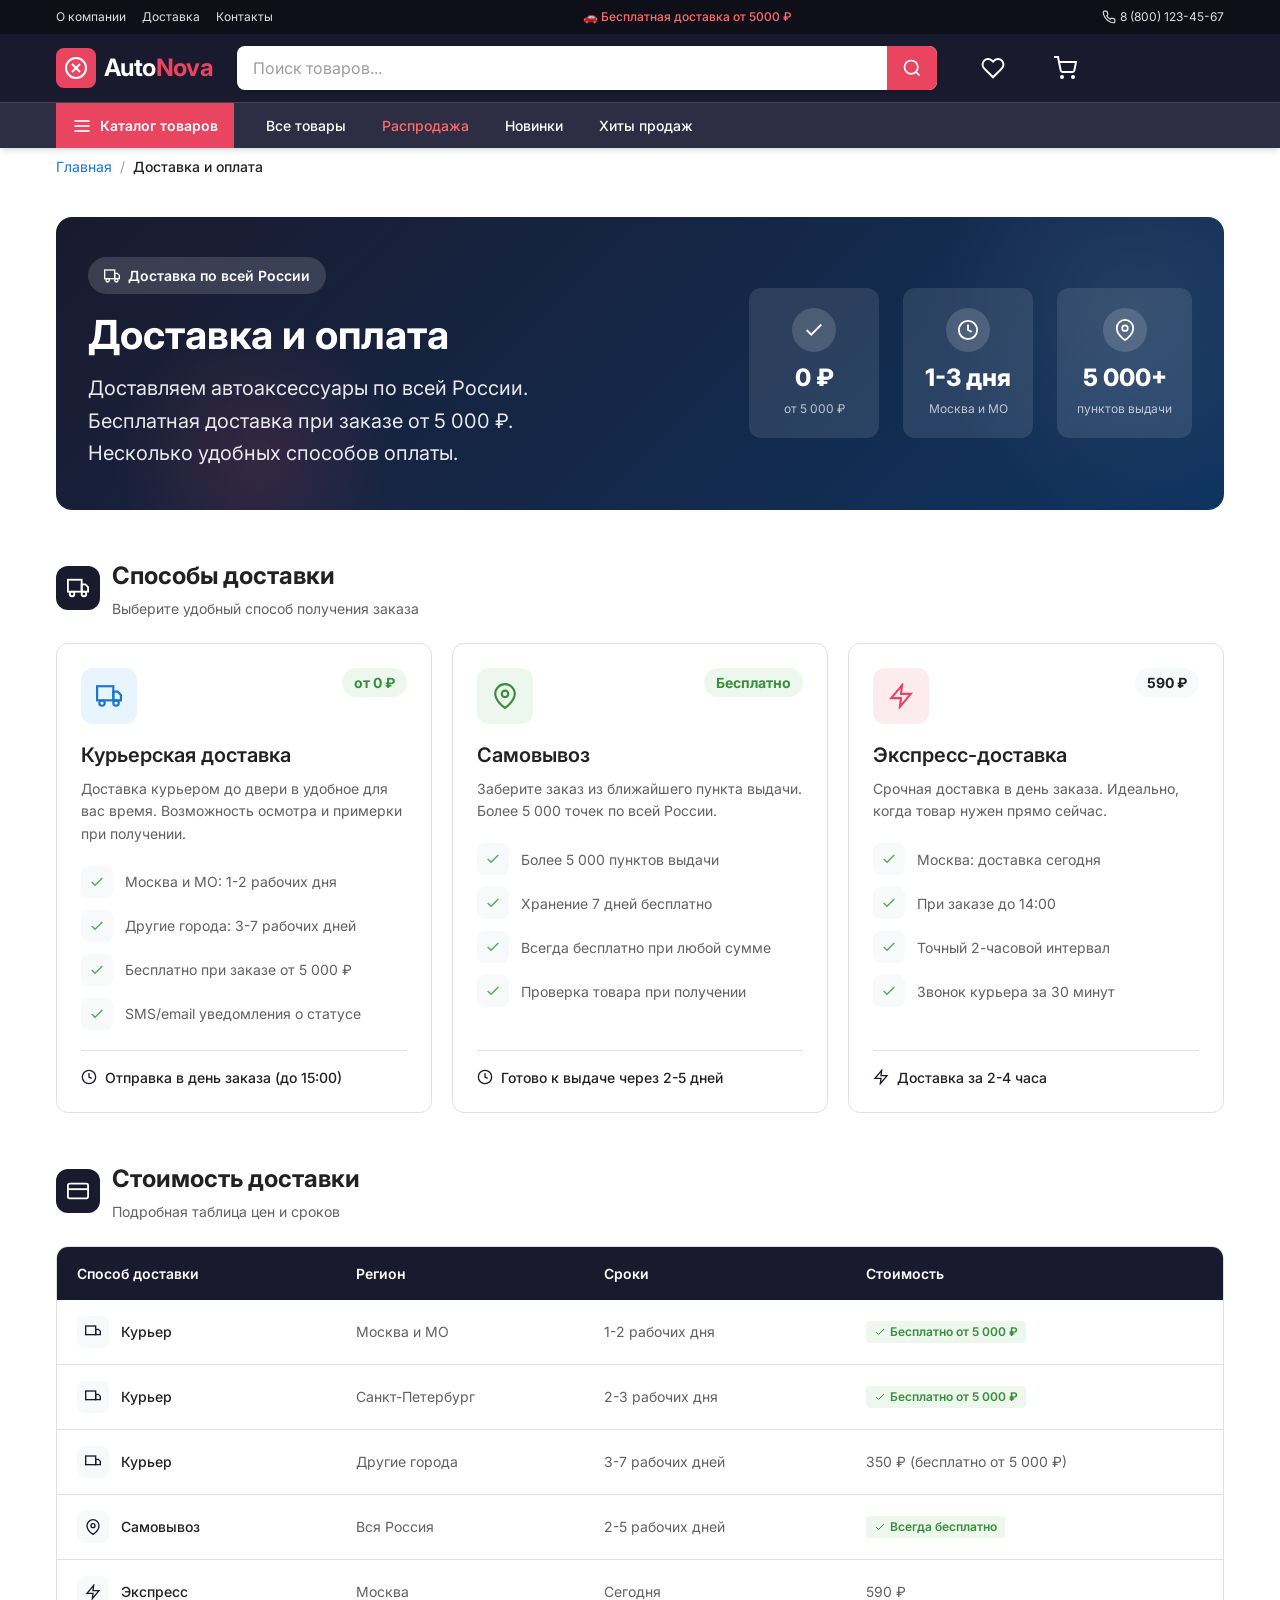
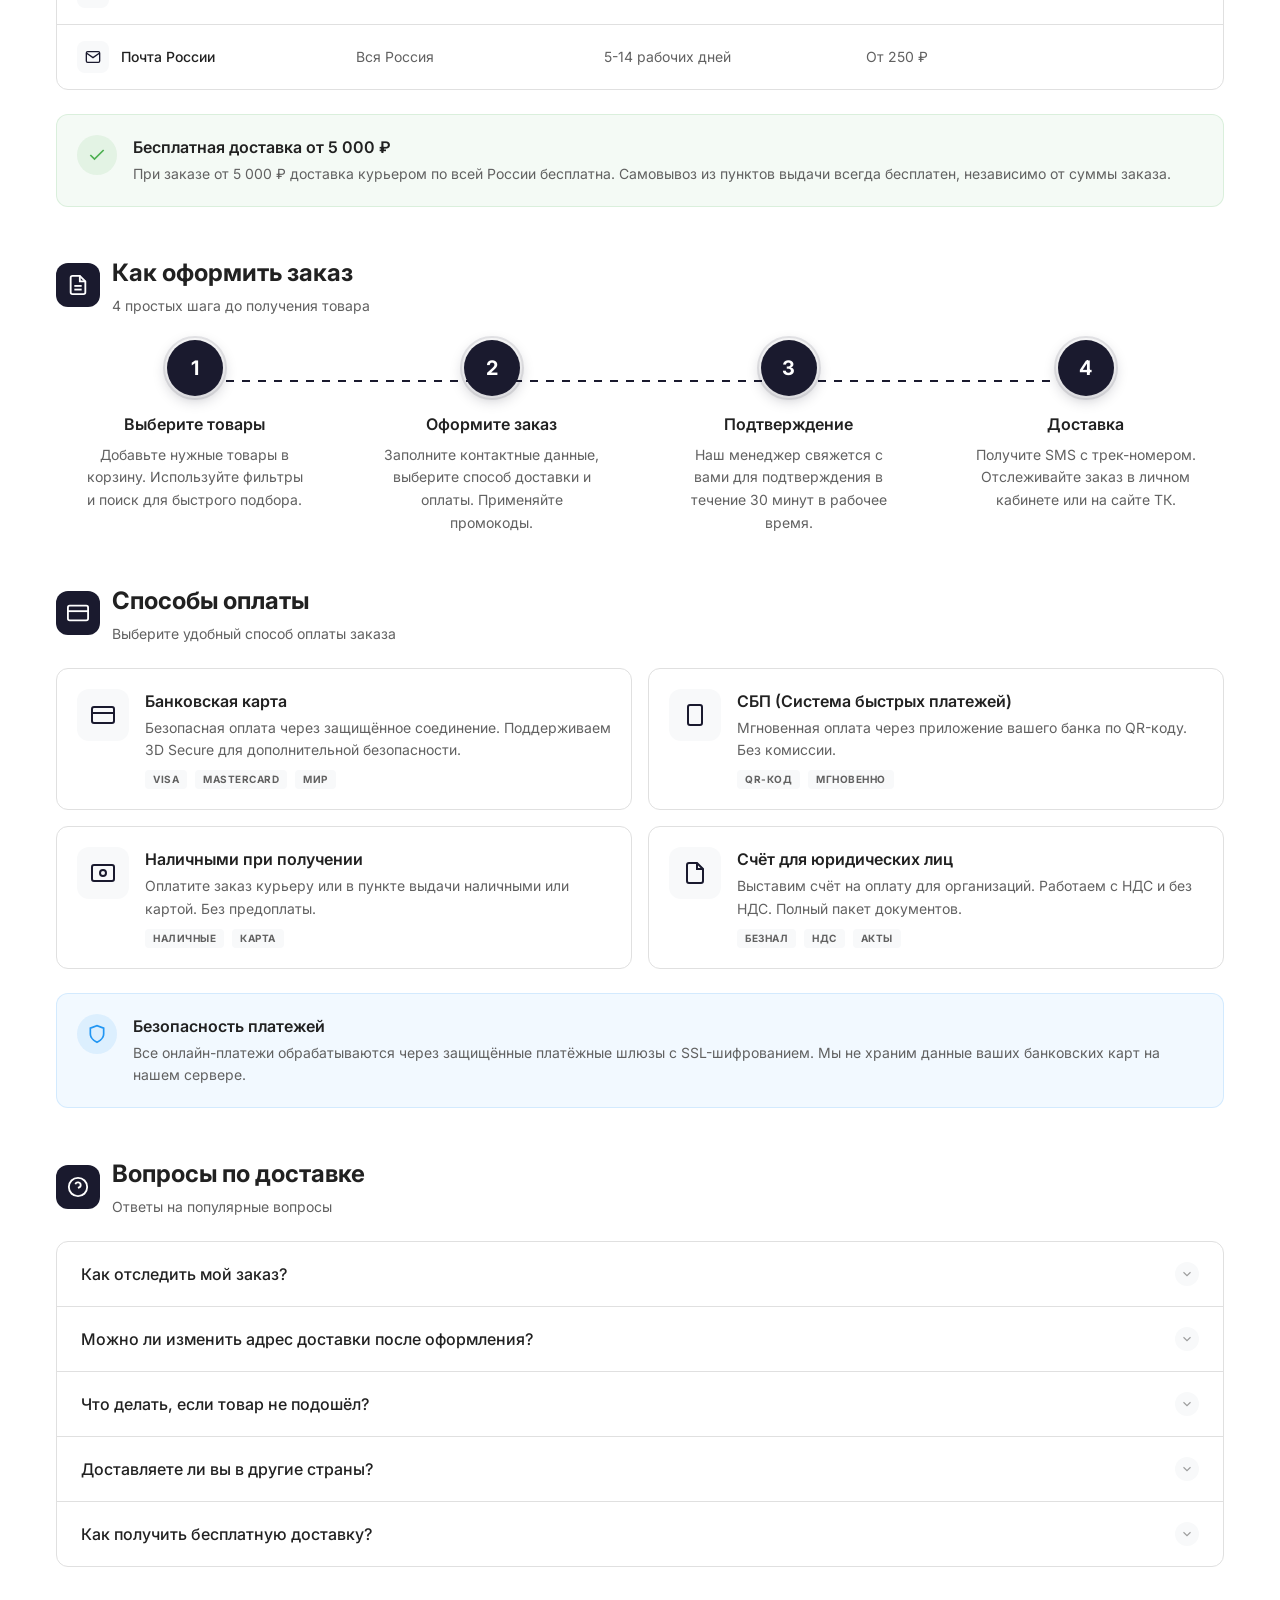
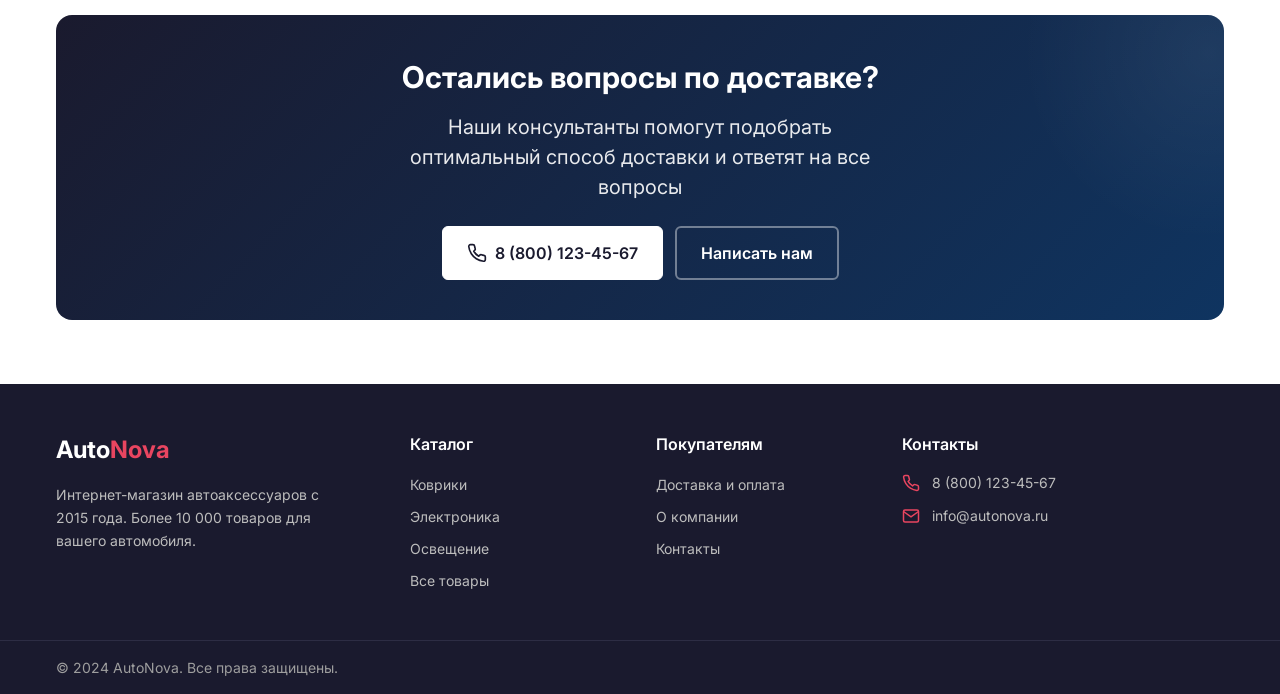
<file: delivery.html>
﻿<!DOCTYPE html>
<html lang="ru">
<head>
    <meta charset="UTF-8">
    <meta name="viewport" content="width=device-width, initial-scale=1.0">
    <meta name="description" content="Доставка и оплата в AutoNova. Бесплатная доставка от 5000 ₽. Курьер, самовывоз, экспресс. Все способы оплаты.">
    <title>Доставка и оплата - AutoNova</title>

    <link rel="icon" type="image/svg+xml" href="data:image/svg+xml,<svg xmlns='http://www.w3.org/2000/svg' viewBox='0 0 100 100'><rect fill='%23e94560' rx='15' width='100' height='100'/><text x='50%' y='50%' dominant-baseline='central' text-anchor='middle' fill='white' font-size='50' font-weight='bold'>A</text></svg>">

    <link rel="stylesheet" href="css/variables.css">
    <link rel="stylesheet" href="css/reset.css">
    <link rel="stylesheet" href="css/main.css">
    <link rel="stylesheet" href="css/header.css">
    <link rel="stylesheet" href="css/footer.css">
    <link rel="stylesheet" href="css/components.css">
    <link rel="stylesheet" href="css/responsive.css">

    <style>
        /* ===== Delivery Page ===== */
        .delivery-page {
            padding: var(--spacing-6) 0 var(--spacing-16);
        }

        /* Hero */
        .delivery-hero {
            position: relative;
            padding: var(--spacing-10) var(--spacing-8);
            background: linear-gradient(135deg, var(--color-primary) 0%, var(--color-secondary) 100%);
            border-radius: var(--border-radius-2xl);
            color: var(--color-white);
            margin-bottom: var(--spacing-12);
            overflow: hidden;
        }

        .delivery-hero::before {
            content: '';
            position: absolute;
            top: -40%;
            right: -10%;
            width: 420px;
            height: 420px;
            background: radial-gradient(circle, rgba(255,255,255,0.07) 0%, transparent 70%);
            border-radius: var(--border-radius-full);
        }

        .delivery-hero::after {
            content: '';
            position: absolute;
            bottom: -30%;
            left: 5%;
            width: 280px;
            height: 280px;
            background: radial-gradient(circle, rgba(233,69,96,0.15) 0%, transparent 70%);
            border-radius: var(--border-radius-full);
        }

        .delivery-hero__content {
            position: relative;
            z-index: 1;
            display: flex;
            align-items: center;
            justify-content: space-between;
            gap: var(--spacing-8);
        }

        .delivery-hero__text {
            flex: 1;
        }

        .delivery-hero__badge {
            display: inline-flex;
            align-items: center;
            gap: var(--spacing-2);
            padding: var(--spacing-2) var(--spacing-4);
            background-color: rgba(255,255,255,0.15);
            border-radius: var(--border-radius-full);
            font-size: var(--font-size-sm);
            font-weight: var(--font-weight-semibold);
            margin-bottom: var(--spacing-4);
        }

        .delivery-hero__badge svg {
            width: 16px;
            height: 16px;
        }

        .delivery-hero__title {
            font-size: clamp(1.75rem, 3.5vw, 2.5rem);
            font-weight: var(--font-weight-bold);
            line-height: var(--line-height-tight);
            margin-bottom: var(--spacing-3);
        }

        .delivery-hero__subtitle {
            font-size: var(--font-size-lg);
            opacity: 0.9;
            max-width: 520px;
            line-height: var(--line-height-relaxed);
        }

        .delivery-hero__stats {
            display: flex;
            gap: var(--spacing-6);
            flex-shrink: 0;
        }

        .delivery-hero__stat {
            display: flex;
            flex-direction: column;
            align-items: center;
            text-align: center;
            padding: var(--spacing-5);
            background-color: rgba(255,255,255,0.1);
            border-radius: var(--border-radius-xl);
            min-width: 130px;
        }

        .delivery-hero__stat-icon {
            width: 44px;
            height: 44px;
            display: flex;
            align-items: center;
            justify-content: center;
            background-color: rgba(255,255,255,0.15);
            border-radius: var(--border-radius-full);
            margin-bottom: var(--spacing-2);
        }

        .delivery-hero__stat-icon svg {
            width: 22px;
            height: 22px;
        }

        .delivery-hero__stat-value {
            font-size: var(--font-size-xl);
            font-weight: var(--font-weight-extrabold);
            margin-bottom: var(--spacing-1);
        }

        .delivery-hero__stat-label {
            font-size: var(--font-size-xs);
            opacity: 0.7;
        }

        /* ===== Section ===== */
        .delivery-section {
            margin-bottom: var(--spacing-12);
        }

        .delivery-section__header {
            display: flex;
            align-items: center;
            gap: var(--spacing-3);
            margin-bottom: var(--spacing-6);
        }

        .delivery-section__icon {
            width: 44px;
            height: 44px;
            display: flex;
            align-items: center;
            justify-content: center;
            background-color: var(--color-primary);
            color: var(--color-white);
            border-radius: var(--border-radius-xl);
            flex-shrink: 0;
        }

        .delivery-section__icon svg {
            width: 22px;
            height: 22px;
        }

        .delivery-section__title-group {
            display: flex;
            flex-direction: column;
        }

        .delivery-section__title {
            font-size: var(--font-size-xl);
            font-weight: var(--font-weight-bold);
            color: var(--text-primary);
        }

        .delivery-section__subtitle {
            font-size: var(--font-size-sm);
            color: var(--text-secondary);
            margin-top: var(--spacing-1);
        }

        /* ===== Delivery Cards ===== */
        .delivery-cards {
            display: grid;
            grid-template-columns: repeat(3, 1fr);
            gap: var(--spacing-5);
        }

        .delivery-card {
            display: flex;
            flex-direction: column;
            padding: var(--spacing-6);
            background-color: var(--bg-primary);
            border: 1px solid var(--border-light);
            border-radius: var(--border-radius-xl);
            transition: var(--transition-all);
            position: relative;
            overflow: hidden;
        }

        .delivery-card::before {
            content: '';
            position: absolute;
            top: 0;
            left: 0;
            right: 0;
            height: 4px;
            opacity: 0;
            transition: var(--transition-fast);
        }

        .delivery-card:hover {
            border-color: var(--color-primary);
            box-shadow: var(--shadow-lg);
            transform: translateY(-4px);
        }

        .delivery-card:hover::before {
            opacity: 1;
        }

        .delivery-card--courier::before { background: linear-gradient(90deg, #2196f3, #1976d2); }
        .delivery-card--pickup::before { background: linear-gradient(90deg, #4caf50, #388e3c); }
        .delivery-card--express::before { background: linear-gradient(90deg, var(--color-accent), #ff6b6b); }

        .delivery-card__top {
            display: flex;
            align-items: flex-start;
            justify-content: space-between;
            margin-bottom: var(--spacing-4);
        }

        .delivery-card__icon {
            width: 56px;
            height: 56px;
            display: flex;
            align-items: center;
            justify-content: center;
            border-radius: var(--border-radius-xl);
            transition: var(--transition-colors);
        }

        .delivery-card--courier .delivery-card__icon {
            background-color: rgba(33, 150, 243, 0.1);
            color: #1976d2;
        }
        .delivery-card--pickup .delivery-card__icon {
            background-color: rgba(76, 175, 80, 0.1);
            color: #388e3c;
        }
        .delivery-card--express .delivery-card__icon {
            background-color: rgba(233, 69, 96, 0.1);
            color: var(--color-accent);
        }

        .delivery-card:hover .delivery-card__icon {
            color: var(--color-white);
        }
        .delivery-card--courier:hover .delivery-card__icon { background-color: #1976d2; }
        .delivery-card--pickup:hover .delivery-card__icon { background-color: #388e3c; }
        .delivery-card--express:hover .delivery-card__icon { background-color: var(--color-accent); }

        .delivery-card__icon svg {
            width: 26px;
            height: 26px;
        }

        .delivery-card__price-tag {
            padding: var(--spacing-1) var(--spacing-3);
            font-size: var(--font-size-sm);
            font-weight: var(--font-weight-bold);
            border-radius: var(--border-radius-full);
        }

        .delivery-card__price-tag--free {
            background-color: rgba(76, 175, 80, 0.1);
            color: var(--color-success-dark);
        }

        .delivery-card__price-tag--paid {
            background-color: var(--bg-secondary);
            color: var(--text-primary);
        }

        .delivery-card__title {
            font-size: var(--font-size-lg);
            font-weight: var(--font-weight-semibold);
            color: var(--text-primary);
            margin-bottom: var(--spacing-2);
        }

        .delivery-card__description {
            font-size: var(--font-size-sm);
            color: var(--text-secondary);
            line-height: var(--line-height-relaxed);
            margin-bottom: var(--spacing-5);
        }

        .delivery-card__features {
            display: flex;
            flex-direction: column;
            gap: var(--spacing-3);
            flex: 1;
        }

        .delivery-card__feature {
            display: flex;
            align-items: center;
            gap: var(--spacing-3);
            font-size: var(--font-size-sm);
            color: var(--text-secondary);
        }

        .delivery-card__feature-icon {
            width: 32px;
            height: 32px;
            display: flex;
            align-items: center;
            justify-content: center;
            background-color: var(--bg-secondary);
            border-radius: var(--border-radius-lg);
            flex-shrink: 0;
        }

        .delivery-card__feature-icon svg {
            width: 16px;
            height: 16px;
            color: var(--color-success);
        }

        .delivery-card__footer {
            margin-top: var(--spacing-5);
            padding-top: var(--spacing-4);
            border-top: 1px solid var(--border-light);
        }

        .delivery-card__time {
            display: flex;
            align-items: center;
            gap: var(--spacing-2);
            font-size: var(--font-size-sm);
            color: var(--text-primary);
            font-weight: var(--font-weight-medium);
        }

        .delivery-card__time svg {
            width: 16px;
            height: 16px;
            color: var(--color-primary);
        }

        /* ===== Pricing Table ===== */
        .pricing-table-wrapper {
            background-color: var(--bg-primary);
            border: 1px solid var(--border-light);
            border-radius: var(--border-radius-xl);
            overflow: hidden;
        }

        .pricing-table {
            width: 100%;
            border-collapse: collapse;
        }

        .pricing-table thead {
            background-color: var(--color-primary);
            color: var(--color-white);
        }

        .pricing-table th {
            padding: var(--spacing-4) var(--spacing-5);
            text-align: left;
            font-size: var(--font-size-sm);
            font-weight: var(--font-weight-semibold);
        }

        .pricing-table td {
            padding: var(--spacing-4) var(--spacing-5);
            font-size: var(--font-size-sm);
            color: var(--text-secondary);
            border-bottom: 1px solid var(--border-light);
        }

        .pricing-table tbody tr:last-child td {
            border-bottom: none;
        }

        .pricing-table tbody tr {
            transition: var(--transition-colors);
        }

        .pricing-table tbody tr:hover {
            background-color: var(--bg-secondary);
        }

        .pricing-table__method {
            display: flex;
            align-items: center;
            gap: var(--spacing-3);
            font-weight: var(--font-weight-medium);
            color: var(--text-primary);
        }

        .pricing-table__method-icon {
            width: 32px;
            height: 32px;
            display: flex;
            align-items: center;
            justify-content: center;
            background-color: var(--bg-secondary);
            border-radius: var(--border-radius-lg);
            color: var(--color-primary);
            flex-shrink: 0;
        }

        .pricing-table__method-icon svg {
            width: 16px;
            height: 16px;
        }

        .pricing-table__free {
            display: inline-flex;
            align-items: center;
            gap: var(--spacing-1);
            padding: 2px 8px;
            background-color: rgba(76, 175, 80, 0.1);
            color: var(--color-success-dark);
            font-weight: var(--font-weight-semibold);
            border-radius: var(--border-radius-sm);
            font-size: var(--font-size-xs);
        }

        .pricing-table__free svg {
            width: 12px;
            height: 12px;
        }

        /* ===== Info Notice ===== */
        .info-notice {
            display: flex;
            align-items: flex-start;
            gap: var(--spacing-4);
            padding: var(--spacing-5);
            border-radius: var(--border-radius-xl);
            margin: var(--spacing-6) 0;
        }

        .info-notice--info {
            background-color: rgba(33, 150, 243, 0.06);
            border: 1px solid rgba(33, 150, 243, 0.15);
        }

        .info-notice--success {
            background-color: rgba(76, 175, 80, 0.06);
            border: 1px solid rgba(76, 175, 80, 0.15);
        }

        .info-notice--warning {
            background-color: rgba(255, 152, 0, 0.06);
            border: 1px solid rgba(255, 152, 0, 0.15);
        }

        .info-notice__icon {
            width: 40px;
            height: 40px;
            display: flex;
            align-items: center;
            justify-content: center;
            border-radius: var(--border-radius-full);
            flex-shrink: 0;
        }

        .info-notice--info .info-notice__icon {
            background-color: rgba(33, 150, 243, 0.1);
            color: var(--color-info);
        }

        .info-notice--success .info-notice__icon {
            background-color: rgba(76, 175, 80, 0.1);
            color: var(--color-success);
        }

        .info-notice--warning .info-notice__icon {
            background-color: rgba(255, 152, 0, 0.1);
            color: var(--color-warning);
        }

        .info-notice__icon svg {
            width: 20px;
            height: 20px;
        }

        .info-notice__content {
            flex: 1;
        }

        .info-notice__title {
            font-size: var(--font-size-base);
            font-weight: var(--font-weight-semibold);
            color: var(--text-primary);
            margin-bottom: var(--spacing-1);
        }

        .info-notice__text {
            font-size: var(--font-size-sm);
            color: var(--text-secondary);
            line-height: var(--line-height-relaxed);
        }

        /* ===== Process Steps ===== */
        .process-steps {
            display: grid;
            grid-template-columns: repeat(4, 1fr);
            gap: var(--spacing-5);
            position: relative;
        }

        .process-steps::before {
            content: '';
            position: absolute;
            top: 40px;
            left: calc(12.5% + 24px);
            right: calc(12.5% + 24px);
            height: 2px;
            background: repeating-linear-gradient(90deg, var(--color-primary) 0, var(--color-primary) 8px, transparent 8px, transparent 16px);
            z-index: 0;
        }

        .process-step {
            display: flex;
            flex-direction: column;
            align-items: center;
            text-align: center;
            position: relative;
            z-index: 1;
        }

        .process-step__number {
            width: 56px;
            height: 56px;
            display: flex;
            align-items: center;
            justify-content: center;
            background-color: var(--color-primary);
            color: var(--color-white);
            font-size: var(--font-size-lg);
            font-weight: var(--font-weight-bold);
            border-radius: var(--border-radius-full);
            margin-bottom: var(--spacing-4);
            box-shadow: 0 4px 14px rgba(26, 26, 46, 0.25);
            position: relative;
        }

        .process-step__number::after {
            content: '';
            position: absolute;
            inset: -4px;
            border-radius: var(--border-radius-full);
            border: 2px solid rgba(26, 26, 46, 0.1);
        }

        .process-step__title {
            font-size: var(--font-size-base);
            font-weight: var(--font-weight-semibold);
            color: var(--text-primary);
            margin-bottom: var(--spacing-2);
        }

        .process-step__text {
            font-size: var(--font-size-sm);
            color: var(--text-secondary);
            line-height: var(--line-height-relaxed);
            max-width: 220px;
        }

        /* ===== Payment Methods ===== */
        .payment-grid {
            display: grid;
            grid-template-columns: repeat(2, 1fr);
            gap: var(--spacing-4);
        }

        .payment-card {
            display: flex;
            align-items: flex-start;
            gap: var(--spacing-4);
            padding: var(--spacing-5);
            background-color: var(--bg-primary);
            border: 1px solid var(--border-light);
            border-radius: var(--border-radius-xl);
            transition: var(--transition-all);
        }

        .payment-card:hover {
            border-color: var(--color-primary);
            box-shadow: var(--shadow-md);
        }

        .payment-card__icon {
            width: 52px;
            height: 52px;
            display: flex;
            align-items: center;
            justify-content: center;
            background-color: var(--bg-secondary);
            border-radius: var(--border-radius-xl);
            flex-shrink: 0;
            color: var(--color-primary);
            transition: var(--transition-colors);
        }

        .payment-card:hover .payment-card__icon {
            background-color: var(--color-primary);
            color: var(--color-white);
        }

        .payment-card__icon svg {
            width: 24px;
            height: 24px;
        }

        .payment-card__content {
            flex: 1;
        }

        .payment-card__title {
            font-size: var(--font-size-base);
            font-weight: var(--font-weight-semibold);
            color: var(--text-primary);
            margin-bottom: var(--spacing-1);
        }

        .payment-card__text {
            font-size: var(--font-size-sm);
            color: var(--text-secondary);
            line-height: var(--line-height-relaxed);
        }

        .payment-card__badges {
            display: flex;
            gap: var(--spacing-2);
            margin-top: var(--spacing-2);
            flex-wrap: wrap;
        }

        .payment-card__badge {
            padding: 2px 8px;
            font-size: 10px;
            font-weight: var(--font-weight-bold);
            background-color: var(--bg-secondary);
            color: var(--text-secondary);
            border-radius: var(--border-radius-sm);
            text-transform: uppercase;
            letter-spacing: 0.5px;
        }

        /* ===== FAQ ===== */
        .delivery-faq {
            margin-bottom: var(--spacing-12);
        }

        .faq-accordion {
            border: 1px solid var(--border-light);
            border-radius: var(--border-radius-xl);
            overflow: hidden;
        }

        .faq-item {
            border-bottom: 1px solid var(--border-light);
        }

        .faq-item:last-child {
            border-bottom: none;
        }

        .faq-item__question {
            display: flex;
            align-items: center;
            justify-content: space-between;
            width: 100%;
            padding: var(--spacing-5) var(--spacing-6);
            font-size: var(--font-size-base);
            font-weight: var(--font-weight-medium);
            color: var(--text-primary);
            background: none;
            border: none;
            cursor: pointer;
            text-align: left;
            transition: var(--transition-colors);
            gap: var(--spacing-4);
        }

        .faq-item__question:hover {
            background-color: var(--bg-secondary);
        }

        .faq-item__icon {
            width: 24px;
            height: 24px;
            display: flex;
            align-items: center;
            justify-content: center;
            background-color: var(--bg-secondary);
            border-radius: var(--border-radius-full);
            flex-shrink: 0;
            transition: var(--transition-all);
        }

        .faq-item__icon svg {
            width: 14px;
            height: 14px;
            color: var(--text-tertiary);
            transition: transform 0.3s ease;
        }

        .faq-item.active .faq-item__icon {
            background-color: var(--color-primary);
        }

        .faq-item.active .faq-item__icon svg {
            color: var(--color-white);
            transform: rotate(180deg);
        }

        .faq-item__answer {
            max-height: 0;
            overflow: hidden;
            transition: max-height 0.3s ease;
        }

        .faq-item.active .faq-item__answer {
            max-height: 500px;
        }

        .faq-item__answer-content {
            padding: 0 var(--spacing-6) var(--spacing-5);
            font-size: var(--font-size-sm);
            color: var(--text-secondary);
            line-height: var(--line-height-relaxed);
        }

        .faq-item__answer-content a {
            color: var(--text-link);
        }

        .faq-item__answer-content a:hover {
            text-decoration: underline;
        }

        /* ===== CTA ===== */
        .delivery-cta {
            position: relative;
            padding: var(--spacing-10);
            background: linear-gradient(135deg, var(--color-primary) 0%, var(--color-secondary) 100%);
            border-radius: var(--border-radius-2xl);
            color: var(--color-white);
            text-align: center;
            overflow: hidden;
        }

        .delivery-cta::before {
            content: '';
            position: absolute;
            top: -50%;
            right: -15%;
            width: 380px;
            height: 380px;
            background: radial-gradient(circle, rgba(255,255,255,0.06) 0%, transparent 70%);
            border-radius: var(--border-radius-full);
        }

        .delivery-cta__content {
            position: relative;
            z-index: 1;
        }

        .delivery-cta__title {
            font-size: var(--font-size-2xl);
            font-weight: var(--font-weight-bold);
            margin-bottom: var(--spacing-3);
        }

        .delivery-cta__text {
            font-size: var(--font-size-lg);
            opacity: 0.9;
            margin-bottom: var(--spacing-6);
            max-width: 500px;
            margin-left: auto;
            margin-right: auto;
        }

        .delivery-cta__buttons {
            display: flex;
            gap: var(--spacing-3);
            justify-content: center;
            flex-wrap: wrap;
        }

        .delivery-cta__buttons .btn--white {
            background-color: var(--color-white);
            color: var(--color-primary);
            border-color: var(--color-white);
        }

        .delivery-cta__buttons .btn--white:hover {
            background-color: var(--color-gray-100);
        }

        .delivery-cta__buttons .btn--outline-white {
            background: transparent;
            color: var(--color-white);
            border: 2px solid rgba(255,255,255,0.4);
        }

        .delivery-cta__buttons .btn--outline-white:hover {
            background-color: rgba(255,255,255,0.1);
            border-color: var(--color-white);
        }

        /* ===== Responsive ===== */
        @media (max-width: 1200px) {
            .delivery-hero__stats {
                flex-direction: column;
                gap: var(--spacing-3);
            }

            .delivery-hero__stat {
                min-width: auto;
                flex-direction: row;
                gap: var(--spacing-3);
                text-align: left;
            }

            .delivery-hero__stat-icon {
                margin-bottom: 0;
            }
        }

        @media (max-width: 992px) {
            .delivery-cards {
                grid-template-columns: 1fr;
            }

            .delivery-hero__content {
                flex-direction: column;
                text-align: center;
            }

            .delivery-hero__subtitle {
                margin: 0 auto;
            }

            .delivery-hero__stats {
                flex-direction: row;
                width: 100%;
                justify-content: center;
            }

            .delivery-hero__stat {
                flex-direction: column;
                text-align: center;
                flex: 1;
            }

            .delivery-hero__stat-icon {
                margin-bottom: var(--spacing-2);
            }

            .process-steps {
                grid-template-columns: repeat(2, 1fr);
            }

            .process-steps::before {
                display: none;
            }

            .payment-grid {
                grid-template-columns: 1fr;
            }
        }

        @media (max-width: 768px) {
            .delivery-hero {
                padding: var(--spacing-8) var(--spacing-5);
            }

            .delivery-hero__title {
                font-size: var(--font-size-2xl);
            }

            .delivery-hero__stats {
                flex-wrap: wrap;
            }

            .delivery-hero__stat {
                min-width: 120px;
            }

            .pricing-table-wrapper {
                overflow-x: auto;
            }

            .pricing-table {
                min-width: 600px;
            }

            .delivery-cta {
                padding: var(--spacing-8) var(--spacing-5);
            }
        }

        @media (max-width: 576px) {
            .process-steps {
                grid-template-columns: 1fr;
                gap: var(--spacing-4);
            }

            .process-step {
                flex-direction: row;
                text-align: left;
                gap: var(--spacing-4);
            }

            .process-step__number {
                margin-bottom: 0;
                width: 48px;
                height: 48px;
                font-size: var(--font-size-base);
                flex-shrink: 0;
            }

            .process-step__text {
                max-width: none;
            }

            .delivery-hero__stats {
                flex-direction: column;
            }

            .delivery-hero__stat {
                flex-direction: row;
                text-align: left;
                gap: var(--spacing-3);
            }

            .delivery-hero__stat-icon {
                margin-bottom: 0;
            }

            .delivery-cta__buttons {
                flex-direction: column;
            }

            .delivery-cta__buttons .btn {
                width: 100%;
            }
        }
    </style>
</head>
<body>
    <div class="page-wrapper">
        <!-- ===== Header ===== -->
                <header class="header">
            <div class="header__top-bar">
                <div class="container">
                    <div class="header__top-links">
                        <a href="about.html" class="header__top-link">О компании</a>
                        <a href="delivery.html" class="header__top-link">Доставка</a>
                        <a href="contacts.html" class="header__top-link">Контакты</a>
                    </div>
                    <div class="header__promo">
                        <span class="header__promo-text">🚗 Бесплатная доставка от 5000 ₽</span>
                    </div>
                    <div class="header__top-links">
                        <a href="tel:+78001234567" class="header__top-link">
                            <svg viewBox="0 0 24 24" fill="none" stroke="currentColor" stroke-width="2" stroke-linecap="round" stroke-linejoin="round"><path d="M22 16.92v3a2 2 0 0 1-2.18 2 19.79 19.79 0 0 1-8.63-3.07 19.5 19.5 0 0 1-6-6 19.79 19.79 0 0 1-3.07-8.67A2 2 0 0 1 4.11 2h3a2 2 0 0 1 2 1.72 12.84 12.84 0 0 0 .7 2.81 2 2 0 0 1-.45 2.11L8.09 9.91a16 16 0 0 0 6 6l1.27-1.27a2 2 0 0 1 2.11-.45 12.84 12.84 0 0 0 2.81.7A2 2 0 0 1 22 16.92z"></path></svg>
                            8 (800) 123-45-67
                        </a>
                    </div>
                </div>
            </div>

            <div class="header__main">
                <div class="container">
                    <button class="header__mobile-toggle" aria-label="Меню">
                        <svg viewBox="0 0 24 24" fill="none" stroke="currentColor" stroke-width="2"><line x1="3" y1="12" x2="21" y2="12"></line><line x1="3" y1="6" x2="21" y2="6"></line><line x1="3" y1="18" x2="21" y2="18"></line></svg>
                    </button>

                    <a href="index.html" class="header__logo">
                        <div class="header__logo-icon">
                            <svg viewBox="0 0 24 24" fill="none" stroke="currentColor" stroke-width="2">
                                <circle cx="12" cy="12" r="10"></circle>
                                <path d="M16 8l-8 8"></path>
                                <path d="M8 8l8 8"></path>
                            </svg>
                        </div>
                        <span class="header__logo-text">Auto<span>Nova</span></span>
                    </a>

                    <div class="header__search">
                        <form class="search-form" action="catalog.html" method="GET">
                            <div class="search-form__input-wrapper">
                                <input type="search" name="search" class="search-form__input" placeholder="Поиск товаров..." autocomplete="off">
                                <div class="search-form__suggestions"></div>
                            </div>
                            <button type="submit" class="search-form__button" aria-label="Искать">
                                <svg viewBox="0 0 24 24" fill="none" stroke="currentColor" stroke-width="2">
                                    <circle cx="11" cy="11" r="8"></circle>
                                    <path d="M21 21l-4.35-4.35"></path>
                                </svg>
                            </button>
                        </form>
                    </div>

                    <div class="header__actions">
                        <a href="favorites.html" class="header__action">
                            <div class="header__action-icon">
                                <svg viewBox="0 0 24 24" fill="none" stroke="currentColor" stroke-width="2"><path d="M20.84 4.61a5.5 5.5 0 0 0-7.78 0L12 5.67l-1.06-1.06a5.5 5.5 0 0 0-7.78 7.78l1.06 1.06L12 21.23l7.78-7.78 1.06-1.06a5.5 5.5 0 0 0 0-7.78z"></path></svg>
                                <span class="header__action-badge" data-favorites-count style="display:none;">0</span>
                            </div>
                        </a>
                        <a href="cart.html" class="header__action">
                            <div class="header__action-icon">
                                <svg viewBox="0 0 24 24" fill="none" stroke="currentColor" stroke-width="2"><circle cx="9" cy="21" r="1"></circle><circle cx="20" cy="21" r="1"></circle><path d="M1 1h4l2.68 13.39a2 2 0 0 0 2 1.61h9.72a2 2 0 0 0 2-1.61L23 6H6"></path></svg>
                                <span class="header__action-badge" data-cart-count style="display:none;">0</span>
                            </div>
                        </a>
                    </div>
                </div>
            </div>

            <nav class="header__nav">
                <div class="container">
                    <div class="nav-categories">
                        <button class="nav-categories__toggle">
                            <svg viewBox="0 0 24 24" fill="none" stroke="currentColor" stroke-width="2">
                                <line x1="3" y1="12" x2="21" y2="12"></line>
                                <line x1="3" y1="6" x2="21" y2="6"></line>
                                <line x1="3" y1="18" x2="21" y2="18"></line>
                            </svg>
                            Каталог товаров
                        </button>
                        <div class="nav-categories__menu">
                            <ul class="nav-categories__list" id="nav-categories-list"></ul>
                        </div>
                    </div>
                    <nav class="nav-main">
                        <a href="catalog.html" class="nav-main__link">Все товары</a>
                        <a href="catalog.html?badges=sale" class="nav-main__link nav-main__link--highlight">Распродажа</a>
                        <a href="catalog.html?badges=new" class="nav-main__link">Новинки</a>
                        <a href="catalog.html?badges=bestseller" class="nav-main__link">Хиты продаж</a>
                    </nav>
                </div>
            </nav>
        </header>

        <!-- Mobile Menu -->
        <div class="mobile-menu">
            <div class="mobile-menu__header">
                <span class="header__logo-text">Auto<span>Nova</span></span>
                <button class="mobile-menu__close" aria-label="Закрыть"><svg viewBox="0 0 24 24" fill="none" stroke="currentColor" stroke-width="2"><line x1="18" y1="6" x2="6" y2="18"></line><line x1="6" y1="6" x2="18" y2="18"></line></svg></button>
            </div>
            <nav class="mobile-menu__nav">
                <div class="mobile-menu__section">
                    <a href="catalog.html" class="mobile-menu__link">Каталог</a>
                    <a href="favorites.html" class="mobile-menu__link">Избранное</a>
                    <a href="cart.html" class="mobile-menu__link">Корзина</a>
                </div>
                <div class="mobile-menu__section">
                    <a href="delivery.html" class="mobile-menu__link">Доставка и оплата</a>
                    <a href="contacts.html" class="mobile-menu__link">Контакты</a>
                    <a href="about.html" class="mobile-menu__link">О компании</a>
                </div>
            </nav>
        </div>

        <!-- ===== Main Content ===== -->
        <main class="main-content">
            <div class="container">
                <!-- Breadcrumbs -->
                <nav class="breadcrumbs">
                    <span class="breadcrumbs__item"><a href="index.html" class="breadcrumbs__link">Главная</a><span class="breadcrumbs__separator">/</span></span>
                    <span class="breadcrumbs__item"><span class="breadcrumbs__current">Доставка и оплата</span></span>
                </nav>

                <div class="delivery-page">
                    <!-- ===== Hero ===== -->
                    <div class="delivery-hero">
                        <div class="delivery-hero__content">
                            <div class="delivery-hero__text">
                                <div class="delivery-hero__badge">
                                    <svg viewBox="0 0 24 24" fill="none" stroke="currentColor" stroke-width="2"><rect x="1" y="3" width="15" height="13"></rect><polygon points="16 8 20 8 23 11 23 16 16 16 16 8"></polygon><circle cx="5.5" cy="18.5" r="2.5"></circle><circle cx="18.5" cy="18.5" r="2.5"></circle></svg>
                                    Доставка по всей России
                                </div>
                                <h1 class="delivery-hero__title">Доставка и оплата</h1>
                                <p class="delivery-hero__subtitle">Доставляем автоаксессуары по всей России. Бесплатная доставка при заказе от 5 000 ₽. Несколько удобных способов оплаты.</p>
                            </div>
                            <div class="delivery-hero__stats">
                                <div class="delivery-hero__stat">
                                    <div class="delivery-hero__stat-icon">
                                        <svg viewBox="0 0 24 24" fill="none" stroke="currentColor" stroke-width="2"><polyline points="20 6 9 17 4 12"></polyline></svg>
                                    </div>
                                    <div class="delivery-hero__stat-value">0 ₽</div>
                                    <div class="delivery-hero__stat-label">от 5 000 ₽</div>
                                </div>
                                <div class="delivery-hero__stat">
                                    <div class="delivery-hero__stat-icon">
                                        <svg viewBox="0 0 24 24" fill="none" stroke="currentColor" stroke-width="2"><circle cx="12" cy="12" r="10"></circle><polyline points="12 6 12 12 16 14"></polyline></svg>
                                    </div>
                                    <div class="delivery-hero__stat-value">1-3 дня</div>
                                    <div class="delivery-hero__stat-label">Москва и МО</div>
                                </div>
                                <div class="delivery-hero__stat">
                                    <div class="delivery-hero__stat-icon">
                                        <svg viewBox="0 0 24 24" fill="none" stroke="currentColor" stroke-width="2"><path d="M21 10c0 7-9 13-9 13s-9-6-9-13a9 9 0 0 1 18 0z"></path><circle cx="12" cy="10" r="3"></circle></svg>
                                    </div>
                                    <div class="delivery-hero__stat-value">5 000+</div>
                                    <div class="delivery-hero__stat-label">пунктов выдачи</div>
                                </div>
                            </div>
                        </div>
                    </div>

                    <!-- ===== Delivery Options ===== -->
                    <div class="delivery-section">
                        <div class="delivery-section__header">
                            <div class="delivery-section__icon">
                                <svg viewBox="0 0 24 24" fill="none" stroke="currentColor" stroke-width="2"><rect x="1" y="3" width="15" height="13"></rect><polygon points="16 8 20 8 23 11 23 16 16 16 16 8"></polygon><circle cx="5.5" cy="18.5" r="2.5"></circle><circle cx="18.5" cy="18.5" r="2.5"></circle></svg>
                            </div>
                            <div class="delivery-section__title-group">
                                <h2 class="delivery-section__title">Способы доставки</h2>
                                <p class="delivery-section__subtitle">Выберите удобный способ получения заказа</p>
                            </div>
                        </div>

                        <div class="delivery-cards">
                            <!-- Courier -->
                            <div class="delivery-card delivery-card--courier">
                                <div class="delivery-card__top">
                                    <div class="delivery-card__icon">
                                        <svg viewBox="0 0 24 24" fill="none" stroke="currentColor" stroke-width="2"><rect x="1" y="3" width="15" height="13"></rect><polygon points="16 8 20 8 23 11 23 16 16 16 16 8"></polygon><circle cx="5.5" cy="18.5" r="2.5"></circle><circle cx="18.5" cy="18.5" r="2.5"></circle></svg>
                                    </div>
                                    <span class="delivery-card__price-tag delivery-card__price-tag--free">от 0 ₽</span>
                                </div>
                                <h3 class="delivery-card__title">Курьерская доставка</h3>
                                <p class="delivery-card__description">Доставка курьером до двери в удобное для вас время. Возможность осмотра и примерки при получении.</p>
                                <div class="delivery-card__features">
                                    <div class="delivery-card__feature">
                                        <div class="delivery-card__feature-icon">
                                            <svg viewBox="0 0 24 24" fill="none" stroke="currentColor" stroke-width="2"><polyline points="20 6 9 17 4 12"></polyline></svg>
                                        </div>
                                        <span>Москва и МО: 1-2 рабочих дня</span>
                                    </div>
                                    <div class="delivery-card__feature">
                                        <div class="delivery-card__feature-icon">
                                            <svg viewBox="0 0 24 24" fill="none" stroke="currentColor" stroke-width="2"><polyline points="20 6 9 17 4 12"></polyline></svg>
                                        </div>
                                        <span>Другие города: 3-7 рабочих дней</span>
                                    </div>
                                    <div class="delivery-card__feature">
                                        <div class="delivery-card__feature-icon">
                                            <svg viewBox="0 0 24 24" fill="none" stroke="currentColor" stroke-width="2"><polyline points="20 6 9 17 4 12"></polyline></svg>
                                        </div>
                                        <span>Бесплатно при заказе от 5 000 ₽</span>
                                    </div>
                                    <div class="delivery-card__feature">
                                        <div class="delivery-card__feature-icon">
                                            <svg viewBox="0 0 24 24" fill="none" stroke="currentColor" stroke-width="2"><polyline points="20 6 9 17 4 12"></polyline></svg>
                                        </div>
                                        <span>SMS/email уведомления о статусе</span>
                                    </div>
                                </div>
                                <div class="delivery-card__footer">
                                    <div class="delivery-card__time">
                                        <svg viewBox="0 0 24 24" fill="none" stroke="currentColor" stroke-width="2"><circle cx="12" cy="12" r="10"></circle><polyline points="12 6 12 12 16 14"></polyline></svg>
                                        Отправка в день заказа (до 15:00)
                                    </div>
                                </div>
                            </div>

                            <!-- Pickup -->
                            <div class="delivery-card delivery-card--pickup">
                                <div class="delivery-card__top">
                                    <div class="delivery-card__icon">
                                        <svg viewBox="0 0 24 24" fill="none" stroke="currentColor" stroke-width="2"><path d="M21 10c0 7-9 13-9 13s-9-6-9-13a9 9 0 0 1 18 0z"></path><circle cx="12" cy="10" r="3"></circle></svg>
                                    </div>
                                    <span class="delivery-card__price-tag delivery-card__price-tag--free">Бесплатно</span>
                                </div>
                                <h3 class="delivery-card__title">Самовывоз</h3>
                                <p class="delivery-card__description">Заберите заказ из ближайшего пункта выдачи. Более 5 000 точек по всей России.</p>
                                <div class="delivery-card__features">
                                    <div class="delivery-card__feature">
                                        <div class="delivery-card__feature-icon">
                                            <svg viewBox="0 0 24 24" fill="none" stroke="currentColor" stroke-width="2"><polyline points="20 6 9 17 4 12"></polyline></svg>
                                        </div>
                                        <span>Более 5 000 пунктов выдачи</span>
                                    </div>
                                    <div class="delivery-card__feature">
                                        <div class="delivery-card__feature-icon">
                                            <svg viewBox="0 0 24 24" fill="none" stroke="currentColor" stroke-width="2"><polyline points="20 6 9 17 4 12"></polyline></svg>
                                        </div>
                                        <span>Хранение 7 дней бесплатно</span>
                                    </div>
                                    <div class="delivery-card__feature">
                                        <div class="delivery-card__feature-icon">
                                            <svg viewBox="0 0 24 24" fill="none" stroke="currentColor" stroke-width="2"><polyline points="20 6 9 17 4 12"></polyline></svg>
                                        </div>
                                        <span>Всегда бесплатно при любой сумме</span>
                                    </div>
                                    <div class="delivery-card__feature">
                                        <div class="delivery-card__feature-icon">
                                            <svg viewBox="0 0 24 24" fill="none" stroke="currentColor" stroke-width="2"><polyline points="20 6 9 17 4 12"></polyline></svg>
                                        </div>
                                        <span>Проверка товара при получении</span>
                                    </div>
                                </div>
                                <div class="delivery-card__footer">
                                    <div class="delivery-card__time">
                                        <svg viewBox="0 0 24 24" fill="none" stroke="currentColor" stroke-width="2"><circle cx="12" cy="12" r="10"></circle><polyline points="12 6 12 12 16 14"></polyline></svg>
                                        Готово к выдаче через 2-5 дней
                                    </div>
                                </div>
                            </div>

                            <!-- Express -->
                            <div class="delivery-card delivery-card--express">
                                <div class="delivery-card__top">
                                    <div class="delivery-card__icon">
                                        <svg viewBox="0 0 24 24" fill="none" stroke="currentColor" stroke-width="2"><path d="M13 2L3 14h9l-1 8 10-12h-9l1-8z"></path></svg>
                                    </div>
                                    <span class="delivery-card__price-tag delivery-card__price-tag--paid">590 ₽</span>
                                </div>
                                <h3 class="delivery-card__title">Экспресс-доставка</h3>
                                <p class="delivery-card__description">Срочная доставка в день заказа. Идеально, когда товар нужен прямо сейчас.</p>
                                <div class="delivery-card__features">
                                    <div class="delivery-card__feature">
                                        <div class="delivery-card__feature-icon">
                                            <svg viewBox="0 0 24 24" fill="none" stroke="currentColor" stroke-width="2"><polyline points="20 6 9 17 4 12"></polyline></svg>
                                        </div>
                                        <span>Москва: доставка сегодня</span>
                                    </div>
                                    <div class="delivery-card__feature">
                                        <div class="delivery-card__feature-icon">
                                            <svg viewBox="0 0 24 24" fill="none" stroke="currentColor" stroke-width="2"><polyline points="20 6 9 17 4 12"></polyline></svg>
                                        </div>
                                        <span>При заказе до 14:00</span>
                                    </div>
                                    <div class="delivery-card__feature">
                                        <div class="delivery-card__feature-icon">
                                            <svg viewBox="0 0 24 24" fill="none" stroke="currentColor" stroke-width="2"><polyline points="20 6 9 17 4 12"></polyline></svg>
                                        </div>
                                        <span>Точный 2-часовой интервал</span>
                                    </div>
                                    <div class="delivery-card__feature">
                                        <div class="delivery-card__feature-icon">
                                            <svg viewBox="0 0 24 24" fill="none" stroke="currentColor" stroke-width="2"><polyline points="20 6 9 17 4 12"></polyline></svg>
                                        </div>
                                        <span>Звонок курьера за 30 минут</span>
                                    </div>
                                </div>
                                <div class="delivery-card__footer">
                                    <div class="delivery-card__time">
                                        <svg viewBox="0 0 24 24" fill="none" stroke="currentColor" stroke-width="2"><path d="M13 2L3 14h9l-1 8 10-12h-9l1-8z"></path></svg>
                                        Доставка за 2-4 часа
                                    </div>
                                </div>
                            </div>
                        </div>
                    </div>

                    <!-- ===== Pricing Table ===== -->
                    <div class="delivery-section">
                        <div class="delivery-section__header">
                            <div class="delivery-section__icon">
                                <svg viewBox="0 0 24 24" fill="none" stroke="currentColor" stroke-width="2"><rect x="1" y="4" width="22" height="16" rx="2" ry="2"></rect><line x1="1" y1="10" x2="23" y2="10"></line></svg>
                            </div>
                            <div class="delivery-section__title-group">
                                <h2 class="delivery-section__title">Стоимость доставки</h2>
                                <p class="delivery-section__subtitle">Подробная таблица цен и сроков</p>
                            </div>
                        </div>

                        <div class="pricing-table-wrapper">
                            <table class="pricing-table">
                                <thead>
                                    <tr>
                                        <th>Способ доставки</th>
                                        <th>Регион</th>
                                        <th>Сроки</th>
                                        <th>Стоимость</th>
                                    </tr>
                                </thead>
                                <tbody>
                                    <tr>
                                        <td>
                                            <div class="pricing-table__method">
                                                <div class="pricing-table__method-icon">
                                                    <svg viewBox="0 0 24 24" fill="none" stroke="currentColor" stroke-width="2"><rect x="1" y="3" width="15" height="13"></rect><polygon points="16 8 20 8 23 11 23 16 16 16 16 8"></polygon></svg>
                                                </div>
                                                Курьер
                                            </div>
                                        </td>
                                        <td>Москва и МО</td>
                                        <td>1-2 рабочих дня</td>
                                        <td><span class="pricing-table__free"><svg viewBox="0 0 24 24" fill="none" stroke="currentColor" stroke-width="2"><polyline points="20 6 9 17 4 12"></polyline></svg> Бесплатно от 5 000 ₽</span></td>
                                    </tr>
                                    <tr>
                                        <td>
                                            <div class="pricing-table__method">
                                                <div class="pricing-table__method-icon">
                                                    <svg viewBox="0 0 24 24" fill="none" stroke="currentColor" stroke-width="2"><rect x="1" y="3" width="15" height="13"></rect><polygon points="16 8 20 8 23 11 23 16 16 16 16 8"></polygon></svg>
                                                </div>
                                                Курьер
                                            </div>
                                        </td>
                                        <td>Санкт-Петербург</td>
                                        <td>2-3 рабочих дня</td>
                                        <td><span class="pricing-table__free"><svg viewBox="0 0 24 24" fill="none" stroke="currentColor" stroke-width="2"><polyline points="20 6 9 17 4 12"></polyline></svg> Бесплатно от 5 000 ₽</span></td>
                                    </tr>
                                    <tr>
                                        <td>
                                            <div class="pricing-table__method">
                                                <div class="pricing-table__method-icon">
                                                    <svg viewBox="0 0 24 24" fill="none" stroke="currentColor" stroke-width="2"><rect x="1" y="3" width="15" height="13"></rect><polygon points="16 8 20 8 23 11 23 16 16 16 16 8"></polygon></svg>
                                                </div>
                                                Курьер
                                            </div>
                                        </td>
                                        <td>Другие города</td>
                                        <td>3-7 рабочих дней</td>
                                        <td>350 ₽ (бесплатно от 5 000 ₽)</td>
                                    </tr>
                                    <tr>
                                        <td>
                                            <div class="pricing-table__method">
                                                <div class="pricing-table__method-icon">
                                                    <svg viewBox="0 0 24 24" fill="none" stroke="currentColor" stroke-width="2"><path d="M21 10c0 7-9 13-9 13s-9-6-9-13a9 9 0 0 1 18 0z"></path><circle cx="12" cy="10" r="3"></circle></svg>
                                                </div>
                                                Самовывоз
                                            </div>
                                        </td>
                                        <td>Вся Россия</td>
                                        <td>2-5 рабочих дней</td>
                                        <td><span class="pricing-table__free"><svg viewBox="0 0 24 24" fill="none" stroke="currentColor" stroke-width="2"><polyline points="20 6 9 17 4 12"></polyline></svg> Всегда бесплатно</span></td>
                                    </tr>
                                    <tr>
                                        <td>
                                            <div class="pricing-table__method">
                                                <div class="pricing-table__method-icon">
                                                    <svg viewBox="0 0 24 24" fill="none" stroke="currentColor" stroke-width="2"><path d="M13 2L3 14h9l-1 8 10-12h-9l1-8z"></path></svg>
                                                </div>
                                                Экспресс
                                            </div>
                                        </td>
                                        <td>Москва</td>
                                        <td>Сегодня</td>
                                        <td>590 ₽</td>
                                    </tr>
                                    <tr>
                                        <td>
                                            <div class="pricing-table__method">
                                                <div class="pricing-table__method-icon">
                                                    <svg viewBox="0 0 24 24" fill="none" stroke="currentColor" stroke-width="2"><path d="M4 4h16c1.1 0 2 .9 2 2v12c0 1.1-.9 2-2 2H4c-1.1 0-2-.9-2-2V6c0-1.1.9-2 2-2z"></path><polyline points="22,6 12,13 2,6"></polyline></svg>
                                                </div>
                                                Почта России
                                            </div>
                                        </td>
                                        <td>Вся Россия</td>
                                        <td>5-14 рабочих дней</td>
                                        <td>От 250 ₽</td>
                                    </tr>
                                </tbody>
                            </table>
                        </div>

                        <div class="info-notice info-notice--success">
                            <div class="info-notice__icon">
                                <svg viewBox="0 0 24 24" fill="none" stroke="currentColor" stroke-width="2"><polyline points="20 6 9 17 4 12"></polyline></svg>
                            </div>
                            <div class="info-notice__content">
                                <div class="info-notice__title">Бесплатная доставка от 5 000 ₽</div>
                                <p class="info-notice__text">При заказе от 5 000 ₽ доставка курьером по всей России бесплатна. Самовывоз из пунктов выдачи всегда бесплатен, независимо от суммы заказа.</p>
                            </div>
                        </div>
                    </div>

                    <!-- ===== How It Works ===== -->
                    <div class="delivery-section">
                        <div class="delivery-section__header">
                            <div class="delivery-section__icon">
                                <svg viewBox="0 0 24 24" fill="none" stroke="currentColor" stroke-width="2"><path d="M14 2H6a2 2 0 0 0-2 2v16a2 2 0 0 0 2 2h12a2 2 0 0 0 2-2V8z"></path><polyline points="14 2 14 8 20 8"></polyline><line x1="16" y1="13" x2="8" y2="13"></line><line x1="16" y1="17" x2="8" y2="17"></line></svg>
                            </div>
                            <div class="delivery-section__title-group">
                                <h2 class="delivery-section__title">Как оформить заказ</h2>
                                <p class="delivery-section__subtitle">4 простых шага до получения товара</p>
                            </div>
                        </div>

                        <div class="process-steps">
                            <div class="process-step">
                                <div class="process-step__number">1</div>
                                <div>
                                    <h4 class="process-step__title">Выберите товары</h4>
                                    <p class="process-step__text">Добавьте нужные товары в корзину. Используйте фильтры и поиск для быстрого подбора.</p>
                                </div>
                            </div>
                            <div class="process-step">
                                <div class="process-step__number">2</div>
                                <div>
                                    <h4 class="process-step__title">Оформите заказ</h4>
                                    <p class="process-step__text">Заполните контактные данные, выберите способ доставки и оплаты. Применяйте промокоды.</p>
                                </div>
                            </div>
                            <div class="process-step">
                                <div class="process-step__number">3</div>
                                <div>
                                    <h4 class="process-step__title">Подтверждение</h4>
                                    <p class="process-step__text">Наш менеджер свяжется с вами для подтверждения в течение 30 минут в рабочее время.</p>
                                </div>
                            </div>
                            <div class="process-step">
                                <div class="process-step__number">4</div>
                                <div>
                                    <h4 class="process-step__title">Доставка</h4>
                                    <p class="process-step__text">Получите SMS с трек-номером. Отслеживайте заказ в личном кабинете или на сайте ТК.</p>
                                </div>
                            </div>
                        </div>
                    </div>

                    <!-- ===== Payment Methods ===== -->
                    <div class="delivery-section">
                        <div class="delivery-section__header">
                            <div class="delivery-section__icon">
                                <svg viewBox="0 0 24 24" fill="none" stroke="currentColor" stroke-width="2"><rect x="1" y="4" width="22" height="16" rx="2" ry="2"></rect><line x1="1" y1="10" x2="23" y2="10"></line></svg>
                            </div>
                            <div class="delivery-section__title-group">
                                <h2 class="delivery-section__title">Способы оплаты</h2>
                                <p class="delivery-section__subtitle">Выберите удобный способ оплаты заказа</p>
                            </div>
                        </div>

                        <div class="payment-grid">
                            <div class="payment-card">
                                <div class="payment-card__icon">
                                    <svg viewBox="0 0 24 24" fill="none" stroke="currentColor" stroke-width="2"><rect x="1" y="4" width="22" height="16" rx="2" ry="2"></rect><line x1="1" y1="10" x2="23" y2="10"></line></svg>
                                </div>
                                <div class="payment-card__content">
                                    <h4 class="payment-card__title">Банковская карта</h4>
                                    <p class="payment-card__text">Безопасная оплата через защищённое соединение. Поддерживаем 3D Secure для дополнительной безопасности.</p>
                                    <div class="payment-card__badges">
                                        <span class="payment-card__badge">Visa</span>
                                        <span class="payment-card__badge">Mastercard</span>
                                        <span class="payment-card__badge">МИР</span>
                                    </div>
                                </div>
                            </div>
                            <div class="payment-card">
                                <div class="payment-card__icon">
                                    <svg viewBox="0 0 24 24" fill="none" stroke="currentColor" stroke-width="2"><rect x="5" y="2" width="14" height="20" rx="2" ry="2"></rect><line x1="12" y1="18" x2="12.01" y2="18"></line></svg>
                                </div>
                                <div class="payment-card__content">
                                    <h4 class="payment-card__title">СБП (Система быстрых платежей)</h4>
                                    <p class="payment-card__text">Мгновенная оплата через приложение вашего банка по QR-коду. Без комиссии.</p>
                                    <div class="payment-card__badges">
                                        <span class="payment-card__badge">QR-код</span>
                                        <span class="payment-card__badge">Мгновенно</span>
                                    </div>
                                </div>
                            </div>
                            <div class="payment-card">
                                <div class="payment-card__icon">
                                    <svg viewBox="0 0 24 24" fill="none" stroke="currentColor" stroke-width="2"><rect x="1" y="4" width="22" height="16" rx="2" ry="2"></rect><circle cx="12" cy="12" r="3"></circle></svg>
                                </div>
                                <div class="payment-card__content">
                                    <h4 class="payment-card__title">Наличными при получении</h4>
                                    <p class="payment-card__text">Оплатите заказ курьеру или в пункте выдачи наличными или картой. Без предоплаты.</p>
                                    <div class="payment-card__badges">
                                        <span class="payment-card__badge">Наличные</span>
                                        <span class="payment-card__badge">Карта</span>
                                    </div>
                                </div>
                            </div>
                            <div class="payment-card">
                                <div class="payment-card__icon">
                                    <svg viewBox="0 0 24 24" fill="none" stroke="currentColor" stroke-width="2"><path d="M14 2H6a2 2 0 0 0-2 2v16a2 2 0 0 0 2 2h12a2 2 0 0 0 2-2V8z"></path><polyline points="14 2 14 8 20 8"></polyline></svg>
                                </div>
                                <div class="payment-card__content">
                                    <h4 class="payment-card__title">Счёт для юридических лиц</h4>
                                    <p class="payment-card__text">Выставим счёт на оплату для организаций. Работаем с НДС и без НДС. Полный пакет документов.</p>
                                    <div class="payment-card__badges">
                                        <span class="payment-card__badge">Безнал</span>
                                        <span class="payment-card__badge">НДС</span>
                                        <span class="payment-card__badge">Акты</span>
                                    </div>
                                </div>
                            </div>
                        </div>

                        <div class="info-notice info-notice--info">
                            <div class="info-notice__icon">
                                <svg viewBox="0 0 24 24" fill="none" stroke="currentColor" stroke-width="2"><path d="M12 22s8-4 8-10V5l-8-3-8 3v7c0 6 8 10 8 10z"></path></svg>
                            </div>
                            <div class="info-notice__content">
                                <div class="info-notice__title">Безопасность платежей</div>
                                <p class="info-notice__text">Все онлайн-платежи обрабатываются через защищённые платёжные шлюзы с SSL-шифрованием. Мы не храним данные ваших банковских карт на нашем сервере.</p>
                            </div>
                        </div>
                    </div>

                    <!-- ===== FAQ ===== -->
                    <div class="delivery-faq">
                        <div class="delivery-section__header">
                            <div class="delivery-section__icon">
                                <svg viewBox="0 0 24 24" fill="none" stroke="currentColor" stroke-width="2"><circle cx="12" cy="12" r="10"></circle><path d="M9.09 9a3 3 0 0 1 5.83 1c0 2-3 3-3 3"></path><line x1="12" y1="17" x2="12.01" y2="17"></line></svg>
                            </div>
                            <div class="delivery-section__title-group">
                                <h2 class="delivery-section__title">Вопросы по доставке</h2>
                                <p class="delivery-section__subtitle">Ответы на популярные вопросы</p>
                            </div>
                        </div>

                        <div class="faq-accordion">
                            <div class="faq-item">
                                <button class="faq-item__question">
                                    Как отследить мой заказ?
                                    <span class="faq-item__icon"><svg viewBox="0 0 24 24" fill="none" stroke="currentColor" stroke-width="2"><polyline points="6 9 12 15 18 9"></polyline></svg></span>
                                </button>
                                <div class="faq-item__answer">
                                    <div class="faq-item__answer-content">После отправки заказа вы получите SMS и email с трек-номером. Отслеживать заказ можно по трек-номеру на сайте транспортной компании или позвонив нам по телефону.</div>
                                </div>
                            </div>
                            <div class="faq-item">
                                <button class="faq-item__question">
                                    Можно ли изменить адрес доставки после оформления?
                                    <span class="faq-item__icon"><svg viewBox="0 0 24 24" fill="none" stroke="currentColor" stroke-width="2"><polyline points="6 9 12 15 18 9"></polyline></svg></span>
                                </button>
                                <div class="faq-item__answer">
                                    <div class="faq-item__answer-content">Да, адрес можно изменить до момента отправки заказа. Для этого позвоните нам по телефону <a href="tel:+78001234567">8 (800) 123-45-67</a> или напишите в чат поддержки. После отправки изменить адрес, к сожалению, уже нельзя.</div>
                                </div>
                            </div>
                            <div class="faq-item">
                                <button class="faq-item__question">
                                    Что делать, если товар не подошёл?
                                    <span class="faq-item__icon"><svg viewBox="0 0 24 24" fill="none" stroke="currentColor" stroke-width="2"><polyline points="6 9 12 15 18 9"></polyline></svg></span>
                                </button>
                                <div class="faq-item__answer">
                                    <div class="faq-item__answer-content">Вы можете вернуть или обменять товар в течение 14 дней с момента получения. Свяжитесь с нами по телефону или напишите на почту для оформления возврата.</div>
                                </div>
                            </div>
                            <div class="faq-item">
                                <button class="faq-item__question">
                                    Доставляете ли вы в другие страны?
                                    <span class="faq-item__icon"><svg viewBox="0 0 24 24" fill="none" stroke="currentColor" stroke-width="2"><polyline points="6 9 12 15 18 9"></polyline></svg></span>
                                </button>
                                <div class="faq-item__answer">
                                    <div class="faq-item__answer-content">На данный момент мы осуществляем доставку только по территории Российской Федерации, включая Крым и отдалённые регионы. Доставка в страны СНГ планируется в ближайшем будущем.</div>
                                </div>
                            </div>
                            <div class="faq-item">
                                <button class="faq-item__question">
                                    Как получить бесплатную доставку?
                                    <span class="faq-item__icon"><svg viewBox="0 0 24 24" fill="none" stroke="currentColor" stroke-width="2"><polyline points="6 9 12 15 18 9"></polyline></svg></span>
                                </button>
                                <div class="faq-item__answer">
                                    <div class="faq-item__answer-content">Бесплатная доставка курьером доступна при заказе от 5 000 ₽. Самовывоз из пункта выдачи всегда бесплатен, независимо от суммы заказа. Также вы можете воспользоваться промокодами для получения скидки на доставку.</div>
                                </div>
                            </div>
                        </div>
                    </div>

                    <!-- ===== CTA ===== -->
                    <div class="delivery-cta">
                        <div class="delivery-cta__content">
                            <h3 class="delivery-cta__title">Остались вопросы по доставке?</h3>
                            <p class="delivery-cta__text">Наши консультанты помогут подобрать оптимальный способ доставки и ответят на все вопросы</p>
                            <div class="delivery-cta__buttons">
                                <a href="tel:+78001234567" class="btn btn--lg btn--white">
                                    <svg viewBox="0 0 24 24" fill="none" stroke="currentColor" stroke-width="2" stroke-linecap="round" stroke-linejoin="round" style="width:20px;height:20px;"><path d="M22 16.92v3a2 2 0 0 1-2.18 2 19.79 19.79 0 0 1-8.63-3.07 19.5 19.5 0 0 1-6-6 19.79 19.79 0 0 1-3.07-8.67A2 2 0 0 1 4.11 2h3a2 2 0 0 1 2 1.72 12.84 12.84 0 0 0 .7 2.81 2 2 0 0 1-.45 2.11L8.09 9.91a16 16 0 0 0 6 6l1.27-1.27a2 2 0 0 1 2.11-.45 12.84 12.84 0 0 0 2.81.7A2 2 0 0 1 22 16.92z"></path></svg>
                                    8 (800) 123-45-67
                                </a>
                                <a href="contacts.html" class="btn btn--lg btn--outline-white">Написать нам</a>
                            </div>
                        </div>
                    </div>
                </div>
            </div>
        </main>

        <!-- ===== Footer ===== -->
        <footer class="footer">
            <div class="footer__main">
                <div class="container">
                    <div class="footer__grid">
                        <div class="footer__column footer__column--about">
                            <a href="index.html" class="footer__logo"><span class="footer__logo-text">Auto<span>Nova</span></span></a>
                            <p class="footer__about-text">Интернет-магазин автоаксессуаров с 2015 года. Более 10 000 товаров для вашего автомобиля.</p>
                        </div>
                        <div class="footer__column">
                            <h4 class="footer__title">Каталог</h4>
                            <ul class="footer__links">
                                <li><a href="catalog.html?category=kovriki">Коврики</a></li>
                                <li><a href="catalog.html?category=elektronika">Электроника</a></li>
                                <li><a href="catalog.html?category=osveschenie">Освещение</a></li>
                                <li><a href="catalog.html">Все товары</a></li>
                            </ul>
                        </div>
                        <div class="footer__column">
                            <h4 class="footer__title">Покупателям</h4>
                            <ul class="footer__links">
                                <li><a href="delivery.html">Доставка и оплата</a></li>
                                <li><a href="about.html">О компании</a></li>
                                <li><a href="contacts.html">Контакты</a></li>
                            </ul>
                        </div>
                        <div class="footer__column">
                            <h4 class="footer__title">Контакты</h4>
                            <ul class="footer__contacts">
                                <li>
                                    <svg viewBox="0 0 24 24" fill="none" stroke="currentColor" stroke-width="2" stroke-linecap="round" stroke-linejoin="round"><path d="M22 16.92v3a2 2 0 0 1-2.18 2 19.79 19.79 0 0 1-8.63-3.07 19.5 19.5 0 0 1-6-6 19.79 19.79 0 0 1-3.07-8.67A2 2 0 0 1 4.11 2h3a2 2 0 0 1 2 1.72 12.84 12.84 0 0 0 .7 2.81 2 2 0 0 1-.45 2.11L8.09 9.91a16 16 0 0 0 6 6l1.27-1.27a2 2 0 0 1 2.11-.45 12.84 12.84 0 0 0 2.81.7A2 2 0 0 1 22 16.92z"></path></svg>
                                    <a href="tel:+78001234567">8 (800) 123-45-67</a>
                                </li>
                                <li>
                                    <svg viewBox="0 0 24 24" fill="none" stroke="currentColor" stroke-width="2"><path d="M4 4h16c1.1 0 2 .9 2 2v12c0 1.1-.9 2-2 2H4c-1.1 0-2-.9-2-2V6c0-1.1.9-2 2-2z"></path><polyline points="22,6 12,13 2,6"></polyline></svg>
                                    <a href="mailto:info@autonova.ru">info@autonova.ru</a>
                                </li>
                            </ul>
                        </div>
                    </div>
                </div>
            </div>
            <div class="footer__bottom">
                <div class="container">
                    <div class="footer__bottom-content">
                        <p class="footer__copyright">© 2024 AutoNova. Все права защищены.</p>
                    </div>
                </div>
            </div>
        </footer>
    </div>

    <!-- ===== Scripts ===== -->
    <!-- Данные -->
    <script src="js/data/products.js"></script>
    <script src="js/data/categories.js"></script>
    <script src="js/data/reviews.js"></script>

    <!-- Утилиты -->
    <script src="js/utils/helpers.js"></script>
    <script src="js/utils/formatters.js"></script>

    <!-- Ядро -->
    <script src="js/core/storage.js"></script>
    <script src="js/core/app.js"></script>

    <!-- Модули -->
    <script src="js/modules/notifications.js"></script>
    <script src="js/modules/cart.js"></script>
    <script src="js/modules/favorites.js"></script>
    <script src="js/modules/search.js"></script>
    <script src="js/modules/header.js"></script>
    <script>
    document.addEventListener('DOMContentLoaded', function() {
        // FAQ Accordion
        document.querySelectorAll('.faq-item__question').forEach(button => {
            button.addEventListener('click', function() {
                const item = this.closest('.faq-item');
                const isActive = item.classList.contains('active');
                
                document.querySelectorAll('.faq-item').forEach(faq => faq.classList.remove('active'));
                
                if (!isActive) item.classList.add('active');
            });
        });

        // Scroll animations
        const observer = new IntersectionObserver((entries) => {
            entries.forEach(entry => {
                if (entry.isIntersecting) {
                    entry.target.style.opacity = '1';
                    entry.target.style.transform = 'translateY(0)';
                }
            });
        }, { threshold: 0.1, rootMargin: '0px 0px -40px 0px' });

        document.querySelectorAll('.delivery-card, .process-step, .payment-card, .faq-item').forEach((el, i) => {
            el.style.opacity = '0';
            el.style.transform = 'translateY(20px)';
            el.style.transition = `opacity 0.5s ease ${i * 80}ms, transform 0.5s ease ${i * 80}ms`;
            observer.observe(el);
        });
    });
    </script>
</body>
</html>
</file>
<file: css/variables.css>
/* Placeholder: variables.css */
/* ========================================
   AutoNova - CSS Variables
   Система дизайн-токенов
   ======================================== */

:root {
    /* ===== Цветовая палитра ===== */
    
    /* Основные цвета */
    --color-primary: #1a1a2e;
    --color-primary-light: #2d2d44;
    --color-primary-dark: #0f0f1a;
    
    /* Акцентные цвета */
    --color-accent: #e94560;
    --color-accent-hover: #d63d56;
    --color-accent-light: #ff6b6b;
    
    /* Вторичные акценты */
    --color-secondary: #0f3460;
    --color-secondary-light: #16498a;
    --color-secondary-dark: #0a2340;
    
    /* Нейтральные цвета */
    --color-white: #ffffff;
    --color-black: #000000;
    
    /* Оттенки серого */
    --color-gray-50: #fafafa;
    --color-gray-100: #f5f5f5;
    --color-gray-200: #eeeeee;
    --color-gray-300: #e0e0e0;
    --color-gray-400: #bdbdbd;
    --color-gray-500: #9e9e9e;
    --color-gray-600: #757575;
    --color-gray-700: #616161;
    --color-gray-800: #424242;
    --color-gray-900: #212121;
    
    /* Семантические цвета */
    --color-success: #4caf50;
    --color-success-light: #81c784;
    --color-success-dark: #388e3c;
    
    --color-warning: #ff9800;
    --color-warning-light: #ffb74d;
    --color-warning-dark: #f57c00;
    
    --color-error: #f44336;
    --color-error-light: #e57373;
    --color-error-dark: #d32f2f;
    
    --color-info: #2196f3;
    --color-info-light: #64b5f6;
    --color-info-dark: #1976d2;
    
    /* Фоновые цвета */
    --bg-primary: #ffffff;
    --bg-secondary: #f8f9fa;
    --bg-tertiary: #f1f3f4;
    --bg-dark: #1a1a2e;
    --bg-overlay: rgba(0, 0, 0, 0.5);
    --bg-overlay-light: rgba(0, 0, 0, 0.3);
    
    /* Текстовые цвета */
    --text-primary: #212121;
    --text-secondary: #616161;
    --text-tertiary: #9e9e9e;
    --text-inverse: #ffffff;
    --text-link: #1976d2;
    --text-link-hover: #1565c0;
    
    /* Цвета границ */
    --border-light: #e0e0e0;
    --border-medium: #bdbdbd;
    --border-dark: #9e9e9e;
    --border-focus: #1976d2;
    
    /* Рейтинг */
    --color-rating: #ffc107;
    --color-rating-empty: #e0e0e0;
    
    /* Скидки и бейджи */
    --color-discount: #e94560;
    --color-new: #4caf50;
    --color-bestseller: #ff9800;
    --color-limited: #9c27b0;
    
    /* ===== Типографика ===== */
    
    /* Семейства шрифтов */
    --font-primary: 'Inter', -apple-system, BlinkMacSystemFont, 'Segoe UI', Roboto, Oxygen, Ubuntu, sans-serif;
    --font-secondary: 'Roboto', -apple-system, BlinkMacSystemFont, 'Segoe UI', sans-serif;
    --font-mono: 'Roboto Mono', 'SF Mono', 'Fira Code', monospace;
    
    /* Размеры шрифтов */
    --font-size-xs: 0.75rem;      /* 12px */
    --font-size-sm: 0.875rem;     /* 14px */
    --font-size-base: 1rem;       /* 16px */
    --font-size-md: 1.125rem;     /* 18px */
    --font-size-lg: 1.25rem;      /* 20px */
    --font-size-xl: 1.5rem;       /* 24px */
    --font-size-2xl: 1.875rem;    /* 30px */
    --font-size-3xl: 2.25rem;     /* 36px */
    --font-size-4xl: 3rem;        /* 48px */
    --font-size-5xl: 3.75rem;     /* 60px */
    
    /* Насыщенность шрифта */
    --font-weight-light: 300;
    --font-weight-normal: 400;
    --font-weight-medium: 500;
    --font-weight-semibold: 600;
    --font-weight-bold: 700;
    --font-weight-extrabold: 800;
    
    /* Высота строки */
    --line-height-tight: 1.25;
    --line-height-snug: 1.375;
    --line-height-normal: 1.5;
    --line-height-relaxed: 1.625;
    --line-height-loose: 2;
    
    /* Межбуквенное расстояние */
    --letter-spacing-tighter: -0.05em;
    --letter-spacing-tight: -0.025em;
    --letter-spacing-normal: 0;
    --letter-spacing-wide: 0.025em;
    --letter-spacing-wider: 0.05em;
    --letter-spacing-widest: 0.1em;
    
    /* ===== Отступы и размеры ===== */
    
    /* Spacing scale */
    --spacing-0: 0;
    --spacing-1: 0.25rem;    /* 4px */
    --spacing-2: 0.5rem;     /* 8px */
    --spacing-3: 0.75rem;    /* 12px */
    --spacing-4: 1rem;       /* 16px */
    --spacing-5: 1.25rem;    /* 20px */
    --spacing-6: 1.5rem;     /* 24px */
    --spacing-8: 2rem;       /* 32px */
    --spacing-10: 2.5rem;    /* 40px */
    --spacing-12: 3rem;      /* 48px */
    --spacing-16: 4rem;      /* 64px */
    --spacing-20: 5rem;      /* 80px */
    --spacing-24: 6rem;      /* 96px */
    --spacing-32: 8rem;      /* 128px */
    
    /* Контейнеры */
    --container-xs: 320px;
    --container-sm: 640px;
    --container-md: 768px;
    --container-lg: 1024px;
    --container-xl: 1280px;
    --container-2xl: 1536px;
    --container-max: 1440px;
    
    /* Компоненты */
    --header-height: 140px;
    --header-height-mobile: 60px;
    --footer-height: auto;
    --sidebar-width: 280px;
    --sidebar-width-collapsed: 64px;
    
    /* ===== Границы ===== */
    
    --border-width-thin: 1px;
    --border-width-medium: 2px;
    --border-width-thick: 4px;
    
    --border-radius-none: 0;
    --border-radius-sm: 0.25rem;    /* 4px */
    --border-radius-md: 0.375rem;   /* 6px */
    --border-radius-lg: 0.5rem;     /* 8px */
    --border-radius-xl: 0.75rem;    /* 12px */
    --border-radius-2xl: 1rem;      /* 16px */
    --border-radius-3xl: 1.5rem;    /* 24px */
    --border-radius-full: 9999px;
    
    /* ===== Тени ===== */
    
    --shadow-xs: 0 1px 2px 0 rgba(0, 0, 0, 0.05);
    --shadow-sm: 0 1px 3px 0 rgba(0, 0, 0, 0.1), 0 1px 2px -1px rgba(0, 0, 0, 0.1);
    --shadow-md: 0 4px 6px -1px rgba(0, 0, 0, 0.1), 0 2px 4px -2px rgba(0, 0, 0, 0.1);
    --shadow-lg: 0 10px 15px -3px rgba(0, 0, 0, 0.1), 0 4px 6px -4px rgba(0, 0, 0, 0.1);
    --shadow-xl: 0 20px 25px -5px rgba(0, 0, 0, 0.1), 0 8px 10px -6px rgba(0, 0, 0, 0.1);
    --shadow-2xl: 0 25px 50px -12px rgba(0, 0, 0, 0.25);
    --shadow-inner: inset 0 2px 4px 0 rgba(0, 0, 0, 0.05);
    --shadow-none: 0 0 #0000;
    
    /* Тени для карточек */
    --shadow-card: 0 1px 3px rgba(0, 0, 0, 0.08), 0 1px 2px rgba(0, 0, 0, 0.06);
    --shadow-card-hover: 0 10px 20px rgba(0, 0, 0, 0.12), 0 4px 8px rgba(0, 0, 0, 0.06);
    
    /* Тени для модальных окон */
    --shadow-modal: 0 25px 50px -12px rgba(0, 0, 0, 0.4);
    
    /* Тени для dropdown */
    --shadow-dropdown: 0 10px 40px rgba(0, 0, 0, 0.15);
    
    /* ===== Переходы ===== */
    
    --transition-none: none;
    --transition-fast: 150ms ease;
    --transition-normal: 250ms ease;
    --transition-slow: 350ms ease;
    --transition-slower: 500ms ease;
    
    /* Конкретные переходы */
    --transition-colors: color 150ms ease, background-color 150ms ease, border-color 150ms ease;
    --transition-opacity: opacity 150ms ease;
    --transition-shadow: box-shadow 150ms ease;
    --transition-transform: transform 250ms ease;
    --transition-all: all 250ms ease;
    
    /* Easing functions */
    --ease-in: cubic-bezier(0.4, 0, 1, 1);
    --ease-out: cubic-bezier(0, 0, 0.2, 1);
    --ease-in-out: cubic-bezier(0.4, 0, 0.2, 1);
    --ease-bounce: cubic-bezier(0.68, -0.55, 0.265, 1.55);
    
    /* ===== Z-Index ===== */
    
    --z-dropdown: 100;
    --z-sticky: 200;
    --z-fixed: 300;
    --z-modal-backdrop: 400;
    --z-modal: 500;
    --z-popover: 600;
    --z-tooltip: 700;
    --z-notification: 800;
    --z-max: 9999;
    
    /* ===== Breakpoints (для JS) ===== */
    
    --breakpoint-xs: 0;
    --breakpoint-sm: 576px;
    --breakpoint-md: 768px;
    --breakpoint-lg: 992px;
    --breakpoint-xl: 1200px;
    --breakpoint-2xl: 1400px;
    
    /* ===== Grid ===== */
    
    --grid-columns: 12;
    --grid-gap: 1.5rem;
    --grid-gap-sm: 1rem;
    --grid-gap-lg: 2rem;
    
    /* Карточки товаров */
    --product-card-gap: 1rem;
    --product-card-columns-mobile: 2;
    --product-card-columns-tablet: 3;
    --product-card-columns-desktop: 4;
    --product-card-columns-wide: 5;
    
    /* ===== Формы ===== */
    
    --input-height-sm: 32px;
    --input-height-md: 40px;
    --input-height-lg: 48px;
    
    --input-padding-x: 12px;
    --input-padding-y: 8px;
    
    --input-border-color: var(--border-light);
    --input-border-color-focus: var(--color-primary);
    --input-border-color-error: var(--color-error);
    
    --input-bg: var(--color-white);
    --input-bg-disabled: var(--color-gray-100);
    
    /* ===== Кнопки ===== */
    
    --button-height-sm: 32px;
    --button-height-md: 40px;
    --button-height-lg: 48px;
    --button-height-xl: 56px;
    
    --button-padding-x-sm: 12px;
    --button-padding-x-md: 16px;
    --button-padding-x-lg: 24px;
    --button-padding-x-xl: 32px;
    
    /* ===== Иконки ===== */
    
    --icon-size-xs: 12px;
    --icon-size-sm: 16px;
    --icon-size-md: 20px;
    --icon-size-lg: 24px;
    --icon-size-xl: 32px;
    --icon-size-2xl: 40px;
    
    /* ===== Карточка товара ===== */
    
    --product-image-ratio: 1 / 1;
    --product-image-radius: var(--border-radius-lg);
    --product-card-padding: var(--spacing-4);
    --product-card-radius: var(--border-radius-lg);
    
    /* ===== Модальные окна ===== */
    
    --modal-width-sm: 400px;
    --modal-width-md: 560px;
    --modal-width-lg: 720px;
    --modal-width-xl: 960px;
    --modal-padding: var(--spacing-6);
}

/* ===== Тёмная тема ===== */
[data-theme="dark"] {
    --bg-primary: #121212;
    --bg-secondary: #1e1e1e;
    --bg-tertiary: #2d2d2d;
    
    --text-primary: #ffffff;
    --text-secondary: #b0b0b0;
    --text-tertiary: #808080;
    
    --border-light: #333333;
    --border-medium: #444444;
    --border-dark: #555555;
    
    --input-bg: #2d2d2d;
    --input-bg-disabled: #1e1e1e;
    
    --shadow-card: 0 1px 3px rgba(0, 0, 0, 0.3), 0 1px 2px rgba(0, 0, 0, 0.2);
    --shadow-card-hover: 0 10px 20px rgba(0, 0, 0, 0.4), 0 4px 8px rgba(0, 0, 0, 0.2);
}

/* ===== Медиа-запросы для CSS переменных ===== */
@media (max-width: 768px) {
    :root {
        --header-height: 120px;
        --sidebar-width: 100%;
        --grid-gap: 1rem;
        --product-card-padding: var(--spacing-3);
        --modal-padding: var(--spacing-4);
    }
}

@media (max-width: 576px) {
    :root {
        --header-height: 110px;
        --font-size-4xl: 2rem;
        --font-size-3xl: 1.75rem;
        --font-size-2xl: 1.5rem;
    }
}
</file>
<file: css/main.css>
/* Placeholder: main.css */
/* ========================================
   AutoNova - Main Styles
   Основные глобальные стили
   ======================================== */

/* ===== Fonts Import ===== */
@import url('https://fonts.googleapis.com/css2?family=Inter:wght@300;400;500;600;700;800&family=Roboto+Mono:wght@400;500&display=swap');

/* ===== Layout ===== */
.page-wrapper {
    display: flex;
    flex-direction: column;
    min-height: 100vh;
}

.main-content {
    flex: 1;
    padding-top: var(--header-height);
}

/* ===== Container ===== */
.container {
    width: 100%;
    max-width: var(--container-max);
    margin-left: auto;
    margin-right: auto;
    padding-left: var(--spacing-4);
    padding-right: var(--spacing-4);
}

.container-sm {
    max-width: var(--container-sm);
}

.container-md {
    max-width: var(--container-md);
}

.container-lg {
    max-width: var(--container-lg);
}

.container-xl {
    max-width: var(--container-xl);
}

.container-fluid {
    max-width: 100%;
}

/* ===== Grid System ===== */
.row {
    display: flex;
    flex-wrap: wrap;
    margin-left: calc(var(--grid-gap) / -2);
    margin-right: calc(var(--grid-gap) / -2);
}

.row > * {
    padding-left: calc(var(--grid-gap) / 2);
    padding-right: calc(var(--grid-gap) / 2);
}

.col {
    flex: 1 0 0%;
}

.col-auto {
    flex: 0 0 auto;
    width: auto;
}

/* Grid columns */
.col-1 { flex: 0 0 auto; width: 8.333333%; }
.col-2 { flex: 0 0 auto; width: 16.666667%; }
.col-3 { flex: 0 0 auto; width: 25%; }
.col-4 { flex: 0 0 auto; width: 33.333333%; }
.col-5 { flex: 0 0 auto; width: 41.666667%; }
.col-6 { flex: 0 0 auto; width: 50%; }
.col-7 { flex: 0 0 auto; width: 58.333333%; }
.col-8 { flex: 0 0 auto; width: 66.666667%; }
.col-9 { flex: 0 0 auto; width: 75%; }
.col-10 { flex: 0 0 auto; width: 83.333333%; }
.col-11 { flex: 0 0 auto; width: 91.666667%; }
.col-12 { flex: 0 0 auto; width: 100%; }

/* ===== Flexbox Utilities ===== */
.d-flex { display: flex; }
.d-inline-flex { display: inline-flex; }
.d-none { display: none; }
.d-block { display: block; }
.d-inline-block { display: inline-block; }
.d-grid { display: grid; }

.flex-row { flex-direction: row; }
.flex-column { flex-direction: column; }
.flex-row-reverse { flex-direction: row-reverse; }
.flex-column-reverse { flex-direction: column-reverse; }

.flex-wrap { flex-wrap: wrap; }
.flex-nowrap { flex-wrap: nowrap; }
.flex-wrap-reverse { flex-wrap: wrap-reverse; }

.justify-start { justify-content: flex-start; }
.justify-end { justify-content: flex-end; }
.justify-center { justify-content: center; }
.justify-between { justify-content: space-between; }
.justify-around { justify-content: space-around; }
.justify-evenly { justify-content: space-evenly; }

.align-start { align-items: flex-start; }
.align-end { align-items: flex-end; }
.align-center { align-items: center; }
.align-baseline { align-items: baseline; }
.align-stretch { align-items: stretch; }

.align-self-start { align-self: flex-start; }
.align-self-end { align-self: flex-end; }
.align-self-center { align-self: center; }
.align-self-stretch { align-self: stretch; }

.flex-grow-0 { flex-grow: 0; }
.flex-grow-1 { flex-grow: 1; }
.flex-shrink-0 { flex-shrink: 0; }
.flex-shrink-1 { flex-shrink: 1; }

.gap-1 { gap: var(--spacing-1); }
.gap-2 { gap: var(--spacing-2); }
.gap-3 { gap: var(--spacing-3); }
.gap-4 { gap: var(--spacing-4); }
.gap-5 { gap: var(--spacing-5); }
.gap-6 { gap: var(--spacing-6); }
.gap-8 { gap: var(--spacing-8); }

/* ===== Typography ===== */
.h1, .h2, .h3, .h4, .h5, .h6 {
    font-weight: var(--font-weight-semibold);
    line-height: var(--line-height-tight);
    color: var(--text-primary);
}

.h1 {
    font-size: var(--font-size-4xl);
    letter-spacing: var(--letter-spacing-tight);
}

.h2 {
    font-size: var(--font-size-3xl);
}

.h3 {
    font-size: var(--font-size-2xl);
}

.h4 {
    font-size: var(--font-size-xl);
}

.h5 {
    font-size: var(--font-size-lg);
}

.h6 {
    font-size: var(--font-size-md);
}

.text-xs { font-size: var(--font-size-xs); }
.text-sm { font-size: var(--font-size-sm); }
.text-base { font-size: var(--font-size-base); }
.text-md { font-size: var(--font-size-md); }
.text-lg { font-size: var(--font-size-lg); }
.text-xl { font-size: var(--font-size-xl); }
.text-2xl { font-size: var(--font-size-2xl); }
.text-3xl { font-size: var(--font-size-3xl); }
.text-4xl { font-size: var(--font-size-4xl); }

.font-light { font-weight: var(--font-weight-light); }
.font-normal { font-weight: var(--font-weight-normal); }
.font-medium { font-weight: var(--font-weight-medium); }
.font-semibold { font-weight: var(--font-weight-semibold); }
.font-bold { font-weight: var(--font-weight-bold); }
.font-extrabold { font-weight: var(--font-weight-extrabold); }

.text-left { text-align: left; }
.text-center { text-align: center; }
.text-right { text-align: right; }
.text-justify { text-align: justify; }

.text-primary { color: var(--text-primary); }
.text-secondary { color: var(--text-secondary); }
.text-tertiary { color: var(--text-tertiary); }
.text-inverse { color: var(--text-inverse); }
.text-accent { color: var(--color-accent); }
.text-success { color: var(--color-success); }
.text-warning { color: var(--color-warning); }
.text-error { color: var(--color-error); }
.text-info { color: var(--color-info); }

.text-uppercase { text-transform: uppercase; }
.text-lowercase { text-transform: lowercase; }
.text-capitalize { text-transform: capitalize; }
.text-normal { text-transform: none; }

.text-underline { text-decoration: underline; }
.text-line-through { text-decoration: line-through; }
.text-no-underline { text-decoration: none; }

.leading-tight { line-height: var(--line-height-tight); }
.leading-snug { line-height: var(--line-height-snug); }
.leading-normal { line-height: var(--line-height-normal); }
.leading-relaxed { line-height: var(--line-height-relaxed); }
.leading-loose { line-height: var(--line-height-loose); }

.truncate {
    overflow: hidden;
    text-overflow: ellipsis;
    white-space: nowrap;
}

.line-clamp-1 {
    display: -webkit-box;
    -webkit-line-clamp: 1;
    -webkit-box-orient: vertical;
    overflow: hidden;
}

.line-clamp-2 {
    display: -webkit-box;
    -webkit-line-clamp: 2;
    -webkit-box-orient: vertical;
    overflow: hidden;
}

.line-clamp-3 {
    display: -webkit-box;
    -webkit-line-clamp: 3;
    -webkit-box-orient: vertical;
    overflow: hidden;
}

/* ===== Spacing Utilities ===== */
/* Margin */
.m-0 { margin: 0; }
.m-1 { margin: var(--spacing-1); }
.m-2 { margin: var(--spacing-2); }
.m-3 { margin: var(--spacing-3); }
.m-4 { margin: var(--spacing-4); }
.m-5 { margin: var(--spacing-5); }
.m-6 { margin: var(--spacing-6); }
.m-8 { margin: var(--spacing-8); }
.m-auto { margin: auto; }

.mt-0 { margin-top: 0; }
.mt-1 { margin-top: var(--spacing-1); }
.mt-2 { margin-top: var(--spacing-2); }
.mt-3 { margin-top: var(--spacing-3); }
.mt-4 { margin-top: var(--spacing-4); }
.mt-5 { margin-top: var(--spacing-5); }
.mt-6 { margin-top: var(--spacing-6); }
.mt-8 { margin-top: var(--spacing-8); }
.mt-10 { margin-top: var(--spacing-10); }
.mt-12 { margin-top: var(--spacing-12); }
.mt-auto { margin-top: auto; }

.mb-0 { margin-bottom: 0; }
.mb-1 { margin-bottom: var(--spacing-1); }
.mb-2 { margin-bottom: var(--spacing-2); }
.mb-3 { margin-bottom: var(--spacing-3); }
.mb-4 { margin-bottom: var(--spacing-4); }
.mb-5 { margin-bottom: var(--spacing-5); }
.mb-6 { margin-bottom: var(--spacing-6); }
.mb-8 { margin-bottom: var(--spacing-8); }
.mb-10 { margin-bottom: var(--spacing-10); }
.mb-12 { margin-bottom: var(--spacing-12); }
.mb-auto { margin-bottom: auto; }

.ml-0 { margin-left: 0; }
.ml-1 { margin-left: var(--spacing-1); }
.ml-2 { margin-left: var(--spacing-2); }
.ml-3 { margin-left: var(--spacing-3); }
.ml-4 { margin-left: var(--spacing-4); }
.ml-auto { margin-left: auto; }

.mr-0 { margin-right: 0; }
.mr-1 { margin-right: var(--spacing-1); }
.mr-2 { margin-right: var(--spacing-2); }
.mr-3 { margin-right: var(--spacing-3); }
.mr-4 { margin-right: var(--spacing-4); }
.mr-auto { margin-right: auto; }

.mx-0 { margin-left: 0; margin-right: 0; }
.mx-1 { margin-left: var(--spacing-1); margin-right: var(--spacing-1); }
.mx-2 { margin-left: var(--spacing-2); margin-right: var(--spacing-2); }
.mx-3 { margin-left: var(--spacing-3); margin-right: var(--spacing-3); }
.mx-4 { margin-left: var(--spacing-4); margin-right: var(--spacing-4); }
.mx-auto { margin-left: auto; margin-right: auto; }

.my-0 { margin-top: 0; margin-bottom: 0; }
.my-1 { margin-top: var(--spacing-1); margin-bottom: var(--spacing-1); }
.my-2 { margin-top: var(--spacing-2); margin-bottom: var(--spacing-2); }
.my-3 { margin-top: var(--spacing-3); margin-bottom: var(--spacing-3); }
.my-4 { margin-top: var(--spacing-4); margin-bottom: var(--spacing-4); }
.my-auto { margin-top: auto; margin-bottom: auto; }

/* Padding */
.p-0 { padding: 0; }
.p-1 { padding: var(--spacing-1); }
.p-2 { padding: var(--spacing-2); }
.p-3 { padding: var(--spacing-3); }
.p-4 { padding: var(--spacing-4); }
.p-5 { padding: var(--spacing-5); }
.p-6 { padding: var(--spacing-6); }
.p-8 { padding: var(--spacing-8); }

.pt-0 { padding-top: 0; }
.pt-1 { padding-top: var(--spacing-1); }
.pt-2 { padding-top: var(--spacing-2); }
.pt-3 { padding-top: var(--spacing-3); }
.pt-4 { padding-top: var(--spacing-4); }
.pt-5 { padding-top: var(--spacing-5); }
.pt-6 { padding-top: var(--spacing-6); }
.pt-8 { padding-top: var(--spacing-8); }

.pb-0 { padding-bottom: 0; }
.pb-1 { padding-bottom: var(--spacing-1); }
.pb-2 { padding-bottom: var(--spacing-2); }
.pb-3 { padding-bottom: var(--spacing-3); }
.pb-4 { padding-bottom: var(--spacing-4); }
.pb-5 { padding-bottom: var(--spacing-5); }
.pb-6 { padding-bottom: var(--spacing-6); }
.pb-8 { padding-bottom: var(--spacing-8); }

.pl-0 { padding-left: 0; }
.pl-1 { padding-left: var(--spacing-1); }
.pl-2 { padding-left: var(--spacing-2); }
.pl-3 { padding-left: var(--spacing-3); }
.pl-4 { padding-left: var(--spacing-4); }

.pr-0 { padding-right: 0; }
.pr-1 { padding-right: var(--spacing-1); }
.pr-2 { padding-right: var(--spacing-2); }
.pr-3 { padding-right: var(--spacing-3); }
.pr-4 { padding-right: var(--spacing-4); }

.px-0 { padding-left: 0; padding-right: 0; }
.px-1 { padding-left: var(--spacing-1); padding-right: var(--spacing-1); }
.px-2 { padding-left: var(--spacing-2); padding-right: var(--spacing-2); }
.px-3 { padding-left: var(--spacing-3); padding-right: var(--spacing-3); }
.px-4 { padding-left: var(--spacing-4); padding-right: var(--spacing-4); }
.px-5 { padding-left: var(--spacing-5); padding-right: var(--spacing-5); }
.px-6 { padding-left: var(--spacing-6); padding-right: var(--spacing-6); }

.py-0 { padding-top: 0; padding-bottom: 0; }
.py-1 { padding-top: var(--spacing-1); padding-bottom: var(--spacing-1); }
.py-2 { padding-top: var(--spacing-2); padding-bottom: var(--spacing-2); }
.py-3 { padding-top: var(--spacing-3); padding-bottom: var(--spacing-3); }
.py-4 { padding-top: var(--spacing-4); padding-bottom: var(--spacing-4); }
.py-5 { padding-top: var(--spacing-5); padding-bottom: var(--spacing-5); }
.py-6 { padding-top: var(--spacing-6); padding-bottom: var(--spacing-6); }

/* ===== Width & Height ===== */
.w-full { width: 100%; }
.w-auto { width: auto; }
.w-screen { width: 100vw; }
.w-min { width: min-content; }
.w-max { width: max-content; }
.w-fit { width: fit-content; }

.h-full { height: 100%; }
.h-auto { height: auto; }
.h-screen { height: 100vh; }

.min-w-0 { min-width: 0; }
.min-w-full { min-width: 100%; }

.max-w-full { max-width: 100%; }
.max-w-screen { max-width: 100vw; }
.max-w-none { max-width: none; }

.min-h-0 { min-height: 0; }
.min-h-full { min-height: 100%; }
.min-h-screen { min-height: 100vh; }

/* ===== Positioning ===== */
.relative { position: relative; }
.absolute { position: absolute; }
.fixed { position: fixed; }
.sticky { position: sticky; }
.static { position: static; }

.inset-0 { top: 0; right: 0; bottom: 0; left: 0; }
.top-0 { top: 0; }
.right-0 { right: 0; }
.bottom-0 { bottom: 0; }
.left-0 { left: 0; }

/* ===== Z-Index ===== */
.z-0 { z-index: 0; }
.z-10 { z-index: 10; }
.z-20 { z-index: 20; }
.z-30 { z-index: 30; }
.z-40 { z-index: 40; }
.z-50 { z-index: 50; }
.z-dropdown { z-index: var(--z-dropdown); }
.z-sticky { z-index: var(--z-sticky); }
.z-fixed { z-index: var(--z-fixed); }
.z-modal { z-index: var(--z-modal); }

/* ===== Overflow ===== */
.overflow-auto { overflow: auto; }
.overflow-hidden { overflow: hidden; }
.overflow-visible { overflow: visible; }
.overflow-scroll { overflow: scroll; }
.overflow-x-auto { overflow-x: auto; }
.overflow-y-auto { overflow-y: auto; }
.overflow-x-hidden { overflow-x: hidden; }
.overflow-y-hidden { overflow-y: hidden; }

/* ===== Background ===== */
.bg-primary { background-color: var(--bg-primary); }
.bg-secondary { background-color: var(--bg-secondary); }
.bg-tertiary { background-color: var(--bg-tertiary); }
.bg-dark { background-color: var(--bg-dark); }
.bg-white { background-color: var(--color-white); }
.bg-transparent { background-color: transparent; }
.bg-accent { background-color: var(--color-accent); }
.bg-success { background-color: var(--color-success); }
.bg-warning { background-color: var(--color-warning); }
.bg-error { background-color: var(--color-error); }

/* ===== Border ===== */
.border { border: 1px solid var(--border-light); }
.border-0 { border: 0; }
.border-t { border-top: 1px solid var(--border-light); }
.border-r { border-right: 1px solid var(--border-light); }
.border-b { border-bottom: 1px solid var(--border-light); }
.border-l { border-left: 1px solid var(--border-light); }

.border-light { border-color: var(--border-light); }
.border-medium { border-color: var(--border-medium); }
.border-dark { border-color: var(--border-dark); }

.rounded-none { border-radius: var(--border-radius-none); }
.rounded-sm { border-radius: var(--border-radius-sm); }
.rounded { border-radius: var(--border-radius-md); }
.rounded-md { border-radius: var(--border-radius-md); }
.rounded-lg { border-radius: var(--border-radius-lg); }
.rounded-xl { border-radius: var(--border-radius-xl); }
.rounded-2xl { border-radius: var(--border-radius-2xl); }
.rounded-full { border-radius: var(--border-radius-full); }

/* ===== Shadow ===== */
.shadow-none { box-shadow: var(--shadow-none); }
.shadow-xs { box-shadow: var(--shadow-xs); }
.shadow-sm { box-shadow: var(--shadow-sm); }
.shadow { box-shadow: var(--shadow-md); }
.shadow-md { box-shadow: var(--shadow-md); }
.shadow-lg { box-shadow: var(--shadow-lg); }
.shadow-xl { box-shadow: var(--shadow-xl); }
.shadow-2xl { box-shadow: var(--shadow-2xl); }

/* ===== Opacity ===== */
.opacity-0 { opacity: 0; }
.opacity-25 { opacity: 0.25; }
.opacity-50 { opacity: 0.5; }
.opacity-75 { opacity: 0.75; }
.opacity-100 { opacity: 1; }

/* ===== Cursor ===== */
.cursor-auto { cursor: auto; }
.cursor-default { cursor: default; }
.cursor-pointer { cursor: pointer; }
.cursor-wait { cursor: wait; }
.cursor-text { cursor: text; }
.cursor-move { cursor: move; }
.cursor-not-allowed { cursor: not-allowed; }

/* ===== Pointer Events ===== */
.pointer-events-none { pointer-events: none; }
.pointer-events-auto { pointer-events: auto; }

/* ===== User Select ===== */
.select-none { user-select: none; }
.select-text { user-select: text; }
.select-all { user-select: all; }
.select-auto { user-select: auto; }

/* ===== Transition ===== */
.transition-none { transition: var(--transition-none); }
.transition-all { transition: var(--transition-all); }
.transition-colors { transition: var(--transition-colors); }
.transition-opacity { transition: var(--transition-opacity); }
.transition-shadow { transition: var(--transition-shadow); }
.transition-transform { transition: var(--transition-transform); }

/* ===== Transform ===== */
.scale-95 { transform: scale(0.95); }
.scale-100 { transform: scale(1); }
.scale-105 { transform: scale(1.05); }
.scale-110 { transform: scale(1.1); }

.rotate-45 { transform: rotate(45deg); }
.rotate-90 { transform: rotate(90deg); }
.rotate-180 { transform: rotate(180deg); }
.-rotate-45 { transform: rotate(-45deg); }
.-rotate-90 { transform: rotate(-90deg); }

.translate-y-0 { transform: translateY(0); }
.translate-y-1 { transform: translateY(0.25rem); }
.translate-y-2 { transform: translateY(0.5rem); }
.-translate-y-1 { transform: translateY(-0.25rem); }
.-translate-y-2 { transform: translateY(-0.5rem); }

/* ===== Visibility ===== */
.visible { visibility: visible; }
.invisible { visibility: hidden; }

/* ===== Object Fit ===== */
.object-contain { object-fit: contain; }
.object-cover { object-fit: cover; }
.object-fill { object-fit: fill; }
.object-none { object-fit: none; }
.object-scale-down { object-fit: scale-down; }

.object-center { object-position: center; }
.object-top { object-position: top; }
.object-bottom { object-position: bottom; }

/* ===== Aspect Ratio ===== */
.aspect-auto { aspect-ratio: auto; }
.aspect-square { aspect-ratio: 1 / 1; }
.aspect-video { aspect-ratio: 16 / 9; }
.aspect-4-3 { aspect-ratio: 4 / 3; }

/* ===== List Styles ===== */
.list-none { list-style-type: none; }
.list-disc { list-style-type: disc; }
.list-decimal { list-style-type: decimal; }
.list-inside { list-style-position: inside; }
.list-outside { list-style-position: outside; }

/* ===== Whitespace ===== */
.whitespace-normal { white-space: normal; }
.whitespace-nowrap { white-space: nowrap; }
.whitespace-pre { white-space: pre; }
.whitespace-pre-line { white-space: pre-line; }
.whitespace-pre-wrap { white-space: pre-wrap; }

/* ===== Word Break ===== */
.break-normal { overflow-wrap: normal; word-break: normal; }
.break-words { overflow-wrap: break-word; }
.break-all { word-break: break-all; }

/* ===== Section Styles ===== */
.section {
    padding-top: var(--spacing-12);
    padding-bottom: var(--spacing-12);
}

.section-sm {
    padding-top: var(--spacing-8);
    padding-bottom: var(--spacing-8);
}

.section-lg {
    padding-top: var(--spacing-16);
    padding-bottom: var(--spacing-16);
}

/* ===== Dividers ===== */
.divider {
    height: 1px;
    background-color: var(--border-light);
    border: none;
    margin: var(--spacing-4) 0;
}

.divider-vertical {
    width: 1px;
    height: 100%;
    background-color: var(--border-light);
}

/* ===== Loading States ===== */
.loading-skeleton {
    background: linear-gradient(90deg, 
        var(--color-gray-200) 25%, 
        var(--color-gray-100) 50%, 
        var(--color-gray-200) 75%
    );
    background-size: 200% 100%;
    animation: skeleton-loading 1.5s infinite;
    border-radius: var(--border-radius-sm);
}

@keyframes skeleton-loading {
    0% {
        background-position: 200% 0;
    }
    100% {
        background-position: -200% 0;
    }
}

/* ===== Focus Styles ===== */
.focus-ring:focus-visible {
    outline: 2px solid var(--border-focus);
    outline-offset: 2px;
}

/* ===== Disabled State ===== */
.disabled {
    opacity: 0.6;
    cursor: not-allowed;
    pointer-events: none;
}

/* ===== Empty State ===== */
.empty-state {
    display: flex;
    flex-direction: column;
    align-items: center;
    justify-content: center;
    padding: var(--spacing-12);
    text-align: center;
}

.empty-state__icon {
    font-size: 4rem;
    color: var(--color-gray-400);
    margin-bottom: var(--spacing-4);
}

.empty-state__title {
    font-size: var(--font-size-xl);
    font-weight: var(--font-weight-semibold);
    color: var(--text-primary);
    margin-bottom: var(--spacing-2);
}

.empty-state__description {
    font-size: var(--font-size-base);
    color: var(--text-secondary);
    max-width: 400px;
}

/* ===== Page Title ===== */
.page-title {
    font-size: var(--font-size-2xl);
    font-weight: var(--font-weight-bold);
    color: var(--text-primary);
    margin-bottom: var(--spacing-6);
}

.page-subtitle {
    font-size: var(--font-size-base);
    color: var(--text-secondary);
    margin-top: var(--spacing-2);
}

/* ===== Section Title ===== */
.section-header {
    display: flex;
    align-items: center;
    justify-content: space-between;
    margin-bottom: var(--spacing-6);
    flex-wrap: wrap;
    gap: var(--spacing-4);
}

.section-title {
    font-size: var(--font-size-xl);
    font-weight: var(--font-weight-semibold);
    color: var(--text-primary);
}

.section-link {
    font-size: var(--font-size-sm);
    color: var(--text-link);
    font-weight: var(--font-weight-medium);
    transition: var(--transition-colors);
}

.section-link:hover {
    color: var(--text-link-hover);
    text-decoration: underline;
}

/* ===== Card Base ===== */
.card {
    background-color: var(--bg-primary);
    border-radius: var(--border-radius-lg);
    box-shadow: var(--shadow-card);
    overflow: hidden;
}

.card-bordered {
    border: 1px solid var(--border-light);
    box-shadow: none;
}

.card-hoverable {
    transition: var(--transition-shadow), var(--transition-transform);
}

.card-hoverable:hover {
    box-shadow: var(--shadow-card-hover);
}

/* ===== Badge ===== */
.badge {
    display: inline-flex;
    align-items: center;
    justify-content: center;
    padding: var(--spacing-1) var(--spacing-2);
    font-size: var(--font-size-xs);
    font-weight: var(--font-weight-medium);
    line-height: 1;
    border-radius: var(--border-radius-sm);
    white-space: nowrap;
}

.badge-primary {
    background-color: var(--color-primary);
    color: var(--color-white);
}

.badge-accent {
    background-color: var(--color-accent);
    color: var(--color-white);
}

.badge-success {
    background-color: var(--color-success);
    color: var(--color-white);
}

.badge-warning {
    background-color: var(--color-warning);
    color: var(--color-white);
}

.badge-error {
    background-color: var(--color-error);
    color: var(--color-white);
}

.badge-info {
    background-color: var(--color-info);
    color: var(--color-white);
}

.badge-outline {
    background-color: transparent;
    border: 1px solid currentColor;
}

.badge-pill {
    border-radius: var(--border-radius-full);
}

/* ===== Count Badge ===== */
.count-badge {
    position: absolute;
    top: -6px;
    right: -6px;
    min-width: 18px;
    height: 18px;
    padding: 0 5px;
    font-size: 11px;
    font-weight: var(--font-weight-semibold);
    line-height: 18px;
    text-align: center;
    background-color: var(--color-accent);
    color: var(--color-white);
    border-radius: var(--border-radius-full);
}

/* ===== Price ===== */
.price {
    display: inline-flex;
    align-items: baseline;
    gap: var(--spacing-2);
}

.price__current {
    font-size: var(--font-size-xl);
    font-weight: var(--font-weight-bold);
    color: var(--text-primary);
}

.price__original {
    font-size: var(--font-size-sm);
    color: var(--text-tertiary);
    text-decoration: line-through;
}

.price__discount {
    font-size: var(--font-size-sm);
    font-weight: var(--font-weight-semibold);
    color: var(--color-accent);
}

.price--large .price__current {
    font-size: var(--font-size-2xl);
}

.price--small .price__current {
    font-size: var(--font-size-base);
}

/* ===== Rating ===== */
.rating {
    display: inline-flex;
    align-items: center;
    gap: var(--spacing-1);
}

.rating__stars {
    display: flex;
    gap: 2px;
}

.rating__star {
    width: 16px;
    height: 16px;
    fill: var(--color-rating-empty);
}

.rating__star--filled {
    fill: var(--color-rating);
}

.rating__star--half {
    fill: url(#star-gradient);
}

.rating__value {
    font-size: var(--font-size-sm);
    font-weight: var(--font-weight-medium);
    color: var(--text-primary);
    margin-left: var(--spacing-1);
}

.rating__count {
    font-size: var(--font-size-sm);
    color: var(--text-secondary);
}

.rating__count a {
    color: var(--text-link);
}

.rating__count a:hover {
    text-decoration: underline;
}

/* ===== Availability ===== */
.availability {
    display: inline-flex;
    align-items: center;
    gap: var(--spacing-2);
    font-size: var(--font-size-sm);
}

.availability__dot {
    width: 8px;
    height: 8px;
    border-radius: var(--border-radius-full);
}

.availability--in-stock .availability__dot {
    background-color: var(--color-success);
}

.availability--in-stock .availability__text {
    color: var(--color-success);
}

.availability--low-stock .availability__dot {
    background-color: var(--color-warning);
}

.availability--low-stock .availability__text {
    color: var(--color-warning);
}

.availability--out-of-stock .availability__dot {
    background-color: var(--color-error);
}

.availability--out-of-stock .availability__text {
    color: var(--color-error);
}

/* ===== Breadcrumbs ===== */
.breadcrumbs {
    display: flex;
    flex-wrap: wrap;
    align-items: center;
    gap: var(--spacing-2);
    padding: var(--spacing-4) 0;
    font-size: var(--font-size-sm);
}

.breadcrumbs__item {
    display: flex;
    align-items: center;
    gap: var(--spacing-2);
    color: var(--text-secondary);
}

.breadcrumbs__link {
    color: var(--text-link);
    transition: var(--transition-colors);
}

.breadcrumbs__link:hover {
    color: var(--text-link-hover);
    text-decoration: underline;
}

.breadcrumbs__separator {
    color: var(--text-tertiary);
}

.breadcrumbs__current {
    color: var(--text-primary);
    font-weight: var(--font-weight-medium);
}

/* ===== Tooltip ===== */
[data-tooltip] {
    position: relative;
}

[data-tooltip]::before {
    content: attr(data-tooltip);
    position: absolute;
    bottom: 100%;
    left: 50%;
    transform: translateX(-50%) translateY(-4px);
    padding: var(--spacing-2) var(--spacing-3);
    background-color: var(--color-gray-900);
    color: var(--color-white);
    font-size: var(--font-size-xs);
    white-space: nowrap;
    border-radius: var(--border-radius-sm);
    opacity: 0;
    visibility: hidden;
    transition: var(--transition-fast);
    z-index: var(--z-tooltip);
    pointer-events: none;
}

[data-tooltip]::after {
    content: '';
    position: absolute;
    bottom: 100%;
    left: 50%;
    transform: translateX(-50%);
    border: 5px solid transparent;
    border-top-color: var(--color-gray-900);
    opacity: 0;
    visibility: hidden;
    transition: var(--transition-fast);
    z-index: var(--z-tooltip);
    pointer-events: none;
}

[data-tooltip]:hover::before,
[data-tooltip]:hover::after {
    opacity: 1;
    visibility: visible;
}

/* ===== Spinner ===== */
.spinner {
    display: inline-block;
    width: 20px;
    height: 20px;
    border: 2px solid var(--color-gray-300);
    border-top-color: var(--color-primary);
    border-radius: var(--border-radius-full);
    animation: spin 0.8s linear infinite;
}

.spinner--sm {
    width: 16px;
    height: 16px;
    border-width: 2px;
}

.spinner--lg {
    width: 32px;
    height: 32px;
    border-width: 3px;
}

.spinner--xl {
    width: 48px;
    height: 48px;
    border-width: 4px;
}

@keyframes spin {
    to {
        transform: rotate(360deg);
    }
}

/* ===== Overlay ===== */
.overlay {
    position: fixed;
    inset: 0;
    background-color: var(--bg-overlay);
    z-index: var(--z-modal-backdrop);
    opacity: 0;
    visibility: hidden;
    transition: var(--transition-fast);
}

.overlay.active {
    opacity: 1;
    visibility: visible;
}

/* ===== Animations ===== */
@keyframes fadeIn {
    from {
        opacity: 0;
    }
    to {
        opacity: 1;
    }
}

@keyframes fadeOut {
    from {
        opacity: 1;
    }
    to {
        opacity: 0;
    }
}

@keyframes slideInUp {
    from {
        transform: translateY(20px);
        opacity: 0;
    }
    to {
        transform: translateY(0);
        opacity: 1;
    }
}

@keyframes slideInDown {
    from {
        transform: translateY(-20px);
        opacity: 0;
    }
    to {
        transform: translateY(0);
        opacity: 1;
    }
}

@keyframes slideInLeft {
    from {
        transform: translateX(-20px);
        opacity: 0;
    }
    to {
        transform: translateX(0);
        opacity: 1;
    }
}

@keyframes slideInRight {
    from {
        transform: translateX(20px);
        opacity: 0;
    }
    to {
        transform: translateX(0);
        opacity: 1;
    }
}

@keyframes scaleIn {
    from {
        transform: scale(0.95);
        opacity: 0;
    }
    to {
        transform: scale(1);
        opacity: 1;
    }
}

@keyframes pulse {
    0%, 100% {
        opacity: 1;
    }
    50% {
        opacity: 0.5;
    }
}

@keyframes bounce {
    0%, 100% {
        transform: translateY(0);
    }
    50% {
        transform: translateY(-10px);
    }
}

@keyframes shake {
    0%, 100% {
        transform: translateX(0);
    }
    10%, 30%, 50%, 70%, 90% {
        transform: translateX(-5px);
    }
    20%, 40%, 60%, 80% {
        transform: translateX(5px);
    }
}

.animate-fade-in {
    animation: fadeIn 0.3s ease forwards;
}

.animate-slide-up {
    animation: slideInUp 0.3s ease forwards;
}

.animate-slide-down {
    animation: slideInDown 0.3s ease forwards;
}

.animate-scale-in {
    animation: scaleIn 0.2s ease forwards;
}

.animate-pulse {
    animation: pulse 2s ease-in-out infinite;
}

.animate-bounce {
    animation: bounce 1s ease infinite;
}

.animate-shake {
    animation: shake 0.5s ease;
}
</file>
<file: css/header.css>
/* Placeholder: header.css */
/* ========================================
   AutoNova - Header Styles
   Стили шапки сайта
   ======================================== */

/* ===== Main Header ===== */
.header {
    position: fixed;
    top: 0;
    left: 0;
    right: 0;
    z-index: var(--z-fixed);
    background-color: var(--color-primary);
    box-shadow: var(--shadow-md);
}

/* ===== Top Bar ===== */
.header__top-bar {
    background-color: var(--color-primary-dark);
    padding: var(--spacing-2) 0;
    font-size: var(--font-size-xs);
    color: var(--text-inverse);
}

.header__top-bar .container {
    display: flex;
    align-items: center;
    justify-content: space-between;
    flex-wrap: wrap;
    gap: var(--spacing-2);
}

.header__top-links {
    display: flex;
    align-items: center;
    gap: var(--spacing-4);
}

.header__top-link {
    display: flex;
    align-items: center;
    gap: var(--spacing-1);
    color: var(--color-gray-300);
    transition: var(--transition-colors);
}

.header__top-link:hover {
    color: var(--color-white);
}

.header__top-link svg {
    width: 14px;
    height: 14px;
}

.header__promo {
    display: flex;
    align-items: center;
    gap: var(--spacing-2);
    color: var(--color-gray-300);
}

.header__promo-text {
    color: var(--color-accent-light);
    font-weight: var(--font-weight-medium);
}

/* ===== Main Header Row ===== */
.header__main {
    padding: var(--spacing-3) 0;
}

.header__main .container {
    display: flex;
    align-items: center;
    gap: var(--spacing-6);
}

/* ===== Logo ===== */
.header__logo {
    display: flex;
    align-items: center;
    gap: var(--spacing-2);
    flex-shrink: 0;
}

.header__logo-icon {
    width: 40px;
    height: 40px;
    background-color: var(--color-accent);
    border-radius: var(--border-radius-lg);
    display: flex;
    align-items: center;
    justify-content: center;
    color: var(--color-white);
}

.header__logo-icon svg {
    width: 24px;
    height: 24px;
}

.header__logo-text {
    font-size: var(--font-size-xl);
    font-weight: var(--font-weight-bold);
    color: var(--color-white);
    letter-spacing: var(--letter-spacing-tight);
}

.header__logo-text span {
    color: var(--color-accent);
}

/* ===== Search ===== */
.header__search {
    flex: 1;
    max-width: 700px;
}

.search-form {
    display: flex;
    background-color: var(--color-white);
    border-radius: var(--border-radius-lg);
    overflow: hidden;
    box-shadow: var(--shadow-sm);
}

.search-form__category {
    display: none;
    padding: 0 var(--spacing-3);
    background-color: var(--color-gray-100);
    border: none;
    border-right: 1px solid var(--border-light);
    font-size: var(--font-size-sm);
    color: var(--text-secondary);
    cursor: pointer;
    min-width: 140px;
}

.search-form__category:focus {
    outline: none;
    background-color: var(--color-gray-200);
}

.search-form__input-wrapper {
    flex: 1;
    position: relative;
}

.search-form__input {
    width: 100%;
    height: 44px;
    padding: 0 var(--spacing-4);
    border: none;
    font-size: var(--font-size-base);
    background-color: transparent;
}

.search-form__input::placeholder {
    color: var(--text-tertiary);
}

.search-form__suggestions {
    position: absolute;
    top: 100%;
    left: 0;
    right: 0;
    background-color: var(--bg-primary);
    border: 1px solid var(--border-light);
    border-top: none;
    border-radius: 0 0 var(--border-radius-lg) var(--border-radius-lg);
    box-shadow: var(--shadow-dropdown);
    max-height: 400px;
    overflow-y: auto;
    z-index: var(--z-dropdown);
    display: none;
}

.search-form__suggestions.active {
    display: block;
}

.search-suggestion {
    display: flex;
    align-items: center;
    gap: var(--spacing-3);
    padding: var(--spacing-3) var(--spacing-4);
    transition: var(--transition-colors);
    cursor: pointer;
}

.search-suggestion:hover,
.search-suggestion.focused {
    background-color: var(--bg-secondary);
}

.search-suggestion__icon {
    width: 20px;
    height: 20px;
    color: var(--text-tertiary);
    flex-shrink: 0;
}

.search-suggestion__image {
    width: 40px;
    height: 40px;
    object-fit: contain;
    border-radius: var(--border-radius-sm);
    background-color: var(--bg-secondary);
    flex-shrink: 0;
}

.search-suggestion__content {
    flex: 1;
    min-width: 0;
}

.search-suggestion__text {
    font-size: var(--font-size-sm);
    color: var(--text-primary);
}

.search-suggestion__text mark {
    background-color: transparent;
    font-weight: var(--font-weight-semibold);
    color: var(--text-primary);
}

.search-suggestion__category {
    font-size: var(--font-size-xs);
    color: var(--text-tertiary);
    margin-top: 2px;
}

.search-suggestion__price {
    font-size: var(--font-size-sm);
    font-weight: var(--font-weight-semibold);
    color: var(--color-accent);
    flex-shrink: 0;
}

.search-suggestions__section {
    padding: var(--spacing-2) var(--spacing-4);
    font-size: var(--font-size-xs);
    font-weight: var(--font-weight-semibold);
    color: var(--text-tertiary);
    text-transform: uppercase;
    letter-spacing: var(--letter-spacing-wide);
    background-color: var(--bg-secondary);
    border-bottom: 1px solid var(--border-light);
}

.search-form__button {
    display: flex;
    align-items: center;
    justify-content: center;
    width: 50px;
    background-color: var(--color-accent);
    border: none;
    color: var(--color-white);
    transition: var(--transition-colors);
}

.search-form__button:hover {
    background-color: var(--color-accent-hover);
}

.search-form__button svg {
    width: 20px;
    height: 20px;
}

/* ===== Header Actions ===== */
.header__actions {
    display: flex;
    align-items: center;
    gap: var(--spacing-2);
}

.header__action {
    display: flex;
    flex-direction: column;
    align-items: center;
    justify-content: center;
    padding: var(--spacing-2) var(--spacing-3);
    color: var(--color-white);
    border-radius: var(--border-radius-md);
    transition: var(--transition-colors);
    position: relative;
    min-width: 64px;
}

.header__action:hover {
    background-color: var(--color-primary-light);
}

.header__action-icon {
    position: relative;
    width: 24px;
    height: 24px;
}

.header__action-icon svg {
    width: 24px;
    height: 24px;
}

.header__action-badge {
    position: absolute;
    top: -6px;
    right: -6px;
    min-width: 18px;
    height: 18px;
    padding: 0 5px;
    font-size: 11px;
    font-weight: var(--font-weight-bold);
    line-height: 18px;
    text-align: center;
    background-color: var(--color-accent);
    color: var(--color-white);
    border-radius: var(--border-radius-full);
}

.header__action-text {
    font-size: var(--font-size-xs);
    margin-top: var(--spacing-1);
    white-space: nowrap;
}

.header__action-subtext {
    font-size: var(--font-size-xs);
    font-weight: var(--font-weight-semibold);
}

/* Account Dropdown */
.header__account {
    position: relative;
}

.header__account-dropdown {
    position: absolute;
    top: 100%;
    right: 0;
    width: 280px;
    background-color: var(--bg-primary);
    border-radius: var(--border-radius-lg);
    box-shadow: var(--shadow-dropdown);
    padding: var(--spacing-4);
    margin-top: var(--spacing-2);
    opacity: 0;
    visibility: hidden;
    transform: translateY(-10px);
    transition: var(--transition-fast);
    z-index: var(--z-dropdown);
}

.header__account:hover .header__account-dropdown,
.header__account-dropdown:hover {
    opacity: 1;
    visibility: visible;
    transform: translateY(0);
}

.account-dropdown__header {
    padding-bottom: var(--spacing-3);
    border-bottom: 1px solid var(--border-light);
    margin-bottom: var(--spacing-3);
}

.account-dropdown__greeting {
    font-size: var(--font-size-base);
    font-weight: var(--font-weight-semibold);
    color: var(--text-primary);
    margin-bottom: var(--spacing-2);
}

.account-dropdown__buttons {
    display: flex;
    gap: var(--spacing-2);
}

.account-dropdown__btn {
    flex: 1;
    padding: var(--spacing-2) var(--spacing-3);
    font-size: var(--font-size-sm);
    font-weight: var(--font-weight-medium);
    text-align: center;
    border-radius: var(--border-radius-md);
    transition: var(--transition-colors);
}

.account-dropdown__btn--primary {
    background-color: var(--color-accent);
    color: var(--color-white);
}

.account-dropdown__btn--primary:hover {
    background-color: var(--color-accent-hover);
}

.account-dropdown__btn--secondary {
    background-color: var(--bg-secondary);
    color: var(--text-primary);
}

.account-dropdown__btn--secondary:hover {
    background-color: var(--color-gray-200);
}

.account-dropdown__nav {
    display: flex;
    flex-direction: column;
}

.account-dropdown__section-title {
    font-size: var(--font-size-xs);
    font-weight: var(--font-weight-semibold);
    color: var(--text-tertiary);
    text-transform: uppercase;
    letter-spacing: var(--letter-spacing-wide);
    padding: var(--spacing-2) 0;
}

.account-dropdown__link {
    display: flex;
    align-items: center;
    gap: var(--spacing-3);
    padding: var(--spacing-2) 0;
    font-size: var(--font-size-sm);
    color: var(--text-primary);
    transition: var(--transition-colors);
}

.account-dropdown__link:hover {
    color: var(--color-accent);
}

.account-dropdown__link svg {
    width: 18px;
    height: 18px;
    color: var(--text-tertiary);
}

/* Cart Mini */
.header__cart {
    position: relative;
}

.header__cart-dropdown {
    position: absolute;
    top: 100%;
    right: 0;
    width: 360px;
    background-color: var(--bg-primary);
    border-radius: var(--border-radius-lg);
    box-shadow: var(--shadow-dropdown);
    margin-top: var(--spacing-2);
    opacity: 0;
    visibility: hidden;
    transform: translateY(-10px);
    transition: var(--transition-fast);
    z-index: var(--z-dropdown);
}

.header__cart:hover .header__cart-dropdown,
.header__cart-dropdown:hover {
    opacity: 1;
    visibility: visible;
    transform: translateY(0);
}

.cart-mini {
    max-height: 400px;
    display: flex;
    flex-direction: column;
}

.cart-mini__header {
    padding: var(--spacing-4);
    border-bottom: 1px solid var(--border-light);
}

.cart-mini__title {
    font-size: var(--font-size-base);
    font-weight: var(--font-weight-semibold);
    color: var(--text-primary);
}

.cart-mini__items {
    flex: 1;
    overflow-y: auto;
    padding: var(--spacing-3);
}

.cart-mini__item {
    display: flex;
    gap: var(--spacing-3);
    padding: var(--spacing-2);
    border-radius: var(--border-radius-md);
    transition: var(--transition-colors);
}

.cart-mini__item:hover {
    background-color: var(--bg-secondary);
}

.cart-mini__item + .cart-mini__item {
    margin-top: var(--spacing-2);
}

.cart-mini__item-image {
    width: 60px;
    height: 60px;
    object-fit: contain;
    border-radius: var(--border-radius-sm);
    background-color: var(--bg-secondary);
    flex-shrink: 0;
}

.cart-mini__item-content {
    flex: 1;
    min-width: 0;
}

.cart-mini__item-name {
    font-size: var(--font-size-sm);
    color: var(--text-primary);
    margin-bottom: var(--spacing-1);
    display: -webkit-box;
    -webkit-line-clamp: 2;
    -webkit-box-orient: vertical;
    overflow: hidden;
}

.cart-mini__item-name:hover {
    color: var(--color-accent);
}

.cart-mini__item-meta {
    display: flex;
    align-items: center;
    justify-content: space-between;
    gap: var(--spacing-2);
}

.cart-mini__item-price {
    font-size: var(--font-size-sm);
    font-weight: var(--font-weight-semibold);
    color: var(--text-primary);
}

.cart-mini__item-qty {
    font-size: var(--font-size-xs);
    color: var(--text-secondary);
}

.cart-mini__item-remove {
    padding: var(--spacing-1);
    color: var(--text-tertiary);
    transition: var(--transition-colors);
    border-radius: var(--border-radius-sm);
    flex-shrink: 0;
}

.cart-mini__item-remove:hover {
    color: var(--color-error);
    background-color: var(--color-error-light);
}

.cart-mini__item-remove svg {
    width: 16px;
    height: 16px;
}

.cart-mini__empty {
    padding: var(--spacing-8);
    text-align: center;
}

.cart-mini__empty-icon {
    width: 48px;
    height: 48px;
    color: var(--color-gray-400);
    margin: 0 auto var(--spacing-3);
}

.cart-mini__empty-text {
    font-size: var(--font-size-sm);
    color: var(--text-secondary);
}

.cart-mini__footer {
    padding: var(--spacing-4);
    border-top: 1px solid var(--border-light);
    background-color: var(--bg-secondary);
}

.cart-mini__subtotal {
    display: flex;
    align-items: center;
    justify-content: space-between;
    margin-bottom: var(--spacing-3);
}

.cart-mini__subtotal-label {
    font-size: var(--font-size-sm);
    color: var(--text-secondary);
}

.cart-mini__subtotal-value {
    font-size: var(--font-size-lg);
    font-weight: var(--font-weight-bold);
    color: var(--text-primary);
}

.cart-mini__buttons {
    display: flex;
    flex-direction: column;
    gap: var(--spacing-2);
}

.cart-mini__btn {
    display: block;
    width: 100%;
    padding: var(--spacing-3);
    font-size: var(--font-size-sm);
    font-weight: var(--font-weight-semibold);
    text-align: center;
    border-radius: var(--border-radius-md);
    transition: var(--transition-colors);
}

.cart-mini__btn--primary {
    background-color: var(--color-accent);
    color: var(--color-white);
}

.cart-mini__btn--primary:hover {
    background-color: var(--color-accent-hover);
}

.cart-mini__btn--secondary {
    background-color: var(--bg-primary);
    color: var(--text-primary);
    border: 1px solid var(--border-light);
}

.cart-mini__btn--secondary:hover {
    background-color: var(--bg-secondary);
}

/* ===== Navigation ===== */
.header__nav {
    background-color: var(--color-primary-light);
    border-top: 1px solid rgba(255, 255, 255, 0.1);
}

.header__nav .container {
    display: flex;
    align-items: center;
    gap: var(--spacing-4);
}

/* Categories Menu */
.nav-categories {
    position: relative;
}

.nav-categories__toggle {
    display: flex;
    align-items: center;
    gap: var(--spacing-2);
    padding: var(--spacing-3) var(--spacing-4);
    background-color: var(--color-accent);
    color: var(--color-white);
    font-size: var(--font-size-sm);
    font-weight: var(--font-weight-semibold);
    border: none;
    cursor: pointer;
    transition: var(--transition-colors);
}

.nav-categories__toggle:hover {
    background-color: var(--color-accent-hover);
}

.nav-categories__toggle svg {
    width: 20px;
    height: 20px;
}

.nav-categories__menu {
    position: absolute;
    top: 100%;
    left: 0;
    width: 280px;
    background-color: var(--bg-primary);
    border-radius: 0 0 var(--border-radius-lg) var(--border-radius-lg);
    box-shadow: var(--shadow-dropdown);
    opacity: 0;
    visibility: hidden;
    transform: translateY(-10px);
    transition: var(--transition-fast);
    z-index: var(--z-dropdown);
}

.nav-categories:hover .nav-categories__menu,
.nav-categories__menu:hover {
    opacity: 1;
    visibility: visible;
    transform: translateY(0);
}

.nav-categories__list {
    padding: var(--spacing-2) 0;
}

.nav-categories__item {
    position: relative;
}

.nav-categories__link {
    display: flex;
    align-items: center;
    justify-content: space-between;
    padding: var(--spacing-3) var(--spacing-4);
    font-size: var(--font-size-sm);
    color: var(--text-primary);
    transition: var(--transition-colors);
}

.nav-categories__link:hover {
    background-color: var(--bg-secondary);
    color: var(--color-accent);
}

.nav-categories__link svg {
    width: 16px;
    height: 16px;
    color: var(--text-tertiary);
}

.nav-categories__icon {
    width: 20px;
    height: 20px;
    margin-right: var(--spacing-3);
    color: var(--text-secondary);
}

/* Subcategories */
.nav-subcategories {
    position: absolute;
    top: 0;
    left: 100%;
    width: 600px;
    min-height: 100%;
    background-color: var(--bg-primary);
    border-left: 1px solid var(--border-light);
    border-radius: 0 var(--border-radius-lg) var(--border-radius-lg) 0;
    box-shadow: var(--shadow-dropdown);
    padding: var(--spacing-4);
    display: none;
}

.nav-categories__item:hover .nav-subcategories {
    display: block;
}

.nav-subcategories__title {
    font-size: var(--font-size-lg);
    font-weight: var(--font-weight-semibold);
    color: var(--text-primary);
    margin-bottom: var(--spacing-4);
    padding-bottom: var(--spacing-3);
    border-bottom: 1px solid var(--border-light);
}

.nav-subcategories__grid {
    display: grid;
    grid-template-columns: repeat(3, 1fr);
    gap: var(--spacing-4);
}

.nav-subcategories__group {
    display: flex;
    flex-direction: column;
}

.nav-subcategories__group-title {
    font-size: var(--font-size-sm);
    font-weight: var(--font-weight-semibold);
    color: var(--text-primary);
    margin-bottom: var(--spacing-2);
}

.nav-subcategories__link {
    font-size: var(--font-size-sm);
    color: var(--text-secondary);
    padding: var(--spacing-1) 0;
    transition: var(--transition-colors);
}

.nav-subcategories__link:hover {
    color: var(--color-accent);
}

/* Main Nav Links */
.nav-main {
    display: flex;
    align-items: center;
    gap: var(--spacing-1);
    flex: 1;
}

.nav-main__link {
    display: flex;
    align-items: center;
    gap: var(--spacing-1);
    padding: var(--spacing-3) var(--spacing-4);
    font-size: var(--font-size-sm);
    font-weight: var(--font-weight-medium);
    color: var(--color-white);
    transition: var(--transition-colors);
    white-space: nowrap;
}

.nav-main__link:hover {
    background-color: rgba(255, 255, 255, 0.1);
}

.nav-main__link--highlight {
    color: var(--color-accent-light);
}

.nav-main__link svg {
    width: 16px;
    height: 16px;
}

/* ===== Mobile Header ===== */
.header__mobile-toggle {
    display: none;
    padding: var(--spacing-2);
    color: var(--color-white);
    background: none;
    border: none;
}

.header__mobile-toggle svg {
    width: 24px;
    height: 24px;
}

/* ===== Mobile Menu ===== */
.mobile-menu {
    display: none;
    position: fixed;
    top: 0;
    left: 0;
    width: 100%;
    height: 100%;
    background-color: var(--bg-primary);
    z-index: var(--z-modal);
    overflow-y: auto;
    transform: translateX(-100%);
    transition: transform 0.3s ease;
}

.mobile-menu.active {
    transform: translateX(0);
}

.mobile-menu__header {
    display: flex;
    align-items: center;
    justify-content: space-between;
    padding: var(--spacing-4);
    background-color: var(--color-primary);
    color: var(--color-white);
}

.mobile-menu__close {
    padding: var(--spacing-2);
    color: var(--color-white);
    background: none;
    border: none;
}

.mobile-menu__close svg {
    width: 24px;
    height: 24px;
}

.mobile-menu__user {
    padding: var(--spacing-4);
    background-color: var(--bg-secondary);
    border-bottom: 1px solid var(--border-light);
}

.mobile-menu__user-greeting {
    font-size: var(--font-size-lg);
    font-weight: var(--font-weight-semibold);
    color: var(--text-primary);
    margin-bottom: var(--spacing-3);
}

.mobile-menu__user-buttons {
    display: flex;
    gap: var(--spacing-2);
}

.mobile-menu__user-btn {
    flex: 1;
    padding: var(--spacing-3);
    font-size: var(--font-size-sm);
    font-weight: var(--font-weight-medium);
    text-align: center;
    border-radius: var(--border-radius-md);
}

.mobile-menu__user-btn--primary {
    background-color: var(--color-accent);
    color: var(--color-white);
}

.mobile-menu__user-btn--secondary {
    background-color: var(--bg-primary);
    color: var(--text-primary);
    border: 1px solid var(--border-light);
}

.mobile-menu__nav {
    padding: var(--spacing-2) 0;
}

.mobile-menu__section {
    border-bottom: 1px solid var(--border-light);
}

.mobile-menu__section-title {
    padding: var(--spacing-3) var(--spacing-4);
    font-size: var(--font-size-xs);
    font-weight: var(--font-weight-semibold);
    color: var(--text-tertiary);
    text-transform: uppercase;
    letter-spacing: var(--letter-spacing-wide);
}

.mobile-menu__link {
    display: flex;
    align-items: center;
    justify-content: space-between;
    padding: var(--spacing-4);
    font-size: var(--font-size-base);
    color: var(--text-primary);
    border-bottom: 1px solid var(--border-light);
}

.mobile-menu__link:last-child {
    border-bottom: none;
}

.mobile-menu__link svg {
    width: 20px;
    height: 20px;
    color: var(--text-tertiary);
}

.mobile-menu__link--with-icon {
    display: flex;
    align-items: center;
    gap: var(--spacing-3);
}

.mobile-menu__link-icon {
    width: 24px;
    height: 24px;
    color: var(--text-secondary);
}

/* Mobile Submenu */
.mobile-submenu {
    background-color: var(--bg-secondary);
    max-height: 0;
    overflow: hidden;
    transition: max-height 0.3s ease;
}

.mobile-submenu.active {
    max-height: 1000px;
}

.mobile-submenu__link {
    display: block;
    padding: var(--spacing-3) var(--spacing-4);
    padding-left: var(--spacing-8);
    font-size: var(--font-size-sm);
    color: var(--text-secondary);
    border-bottom: 1px solid var(--border-light);
}

.mobile-submenu__link:hover {
    color: var(--color-accent);
}

/* ===== Responsive ===== */
@media (max-width: 1200px) {
    .search-form__category {
        display: none;
    }
    
    .header__action-text,
    .header__action-subtext {
        display: none;
    }
    
    .header__action {
        min-width: auto;
        padding: var(--spacing-2);
    }
}

@media (max-width: 992px) {
    .header__nav {
        display: none;
    }
    
    .header__mobile-toggle {
        display: flex;
    }
    
    .mobile-menu {
        display: block;
    }
    
    .header__account-dropdown,
    .header__cart-dropdown {
        display: none;
    }
}

@media (max-width: 768px) {
    .header__top-bar {
        display: none;
    }
    
    .header__main .container {
        gap: var(--spacing-3);
    }
    
    .header__logo-text {
        display: none;
    }
    
    .header__search {
        position: absolute;
        top: 100%;
        left: 0;
        right: 0;
        max-width: none;
        padding: var(--spacing-3) var(--spacing-4);
        background-color: var(--color-primary);
        display: none;
    }
    
    .header__search.active {
        display: block;
    }
    
    .header__search-toggle {
        display: flex;
    }
}

@media (max-width: 576px) {
    .header__actions {
        gap: var(--spacing-1);
    }
    
    .header__action {
        padding: var(--spacing-1);
    }
    
    .header__action-icon svg {
        width: 22px;
        height: 22px;
    }
}
</file>
<file: css/footer.css>
/* Placeholder: footer.css */
/* ========================================
   AutoNova - Footer Styles
   Стили подвала сайта
   ======================================== */

/* ===== Footer Main ===== */
.footer {
    background-color: var(--color-primary);
    color: var(--color-white);
}

.footer__main {
    padding: var(--spacing-12) 0;
}

.footer__grid {
    display: grid;
    grid-template-columns: 1.5fr 1fr 1fr 1.5fr;
    gap: var(--spacing-8);
}

/* Footer Column */
.footer__column {
    display: flex;
    flex-direction: column;
}

.footer__column--about {
    padding-right: var(--spacing-8);
}

/* Footer Logo */
.footer__logo {
    display: inline-flex;
    align-items: center;
    margin-bottom: var(--spacing-4);
}

.footer__logo-text {
    font-size: var(--font-size-xl);
    font-weight: var(--font-weight-bold);
    color: var(--color-white);
}

.footer__logo-text span {
    color: var(--color-accent);
}

/* About Text */
.footer__about-text {
    font-size: var(--font-size-sm);
    color: var(--color-gray-400);
    line-height: var(--line-height-relaxed);
    margin-bottom: var(--spacing-6);
}

/* Social Links */
.footer__social {
    display: flex;
    gap: var(--spacing-3);
}

.footer__social-link {
    display: flex;
    align-items: center;
    justify-content: center;
    width: 40px;
    height: 40px;
    background-color: var(--color-primary-light);
    border-radius: var(--border-radius-full);
    color: var(--color-white);
    transition: var(--transition-colors);
}

.footer__social-link:hover {
    background-color: var(--color-accent);
}

.footer__social-link svg {
    width: 18px;
    height: 18px;
}

/* Footer Title */
.footer__title {
    font-size: var(--font-size-base);
    font-weight: var(--font-weight-semibold);
    color: var(--color-white);
    margin-bottom: var(--spacing-4);
}

/* Footer Links */
.footer__links {
    display: flex;
    flex-direction: column;
    gap: var(--spacing-2);
}

.footer__links a {
    font-size: var(--font-size-sm);
    color: var(--color-gray-400);
    transition: var(--transition-colors);
}

.footer__links a:hover {
    color: var(--color-white);
}

/* Footer Contacts */
.footer__contacts {
    display: flex;
    flex-direction: column;
    gap: var(--spacing-3);
}

.footer__contacts li {
    display: flex;
    align-items: flex-start;
    gap: var(--spacing-3);
    font-size: var(--font-size-sm);
    color: var(--color-gray-400);
}

.footer__contacts svg {
    width: 18px;
    height: 18px;
    flex-shrink: 0;
    margin-top: 2px;
    color: var(--color-accent);
}

.footer__contacts a {
    color: var(--color-gray-400);
    transition: var(--transition-colors);
}

.footer__contacts a:hover {
    color: var(--color-white);
}

/* ===== Footer Bottom ===== */
.footer__bottom {
    padding: var(--spacing-4) 0;
    border-top: 1px solid var(--color-primary-light);
}

.footer__bottom-content {
    display: flex;
    align-items: center;
    justify-content: space-between;
    flex-wrap: wrap;
    gap: var(--spacing-4);
}

.footer__copyright {
    font-size: var(--font-size-sm);
    color: var(--color-gray-500);
}

.footer__bottom-links {
    display: flex;
    gap: var(--spacing-6);
}

.footer__bottom-links a {
    font-size: var(--font-size-sm);
    color: var(--color-gray-500);
    transition: var(--transition-colors);
}

.footer__bottom-links a:hover {
    color: var(--color-white);
}

/* Payment Methods */
.footer__payment {
    display: flex;
    gap: var(--spacing-2);
}

.footer__payment img {
    height: 24px;
    width: auto;
    filter: grayscale(100%);
    opacity: 0.6;
    transition: var(--transition-all);
}

.footer__payment img:hover {
    filter: grayscale(0%);
    opacity: 1;
}

/* ===== Responsive Footer ===== */
@media (max-width: 992px) {
    .footer__grid {
        grid-template-columns: repeat(2, 1fr);
    }
    
    .footer__column--about {
        grid-column: span 2;
        padding-right: 0;
    }
}

@media (max-width: 768px) {
    .footer__main {
        padding: var(--spacing-8) 0;
    }
    
    .footer__grid {
        grid-template-columns: 1fr;
        gap: var(--spacing-6);
    }
    
    .footer__column--about {
        grid-column: span 1;
        text-align: center;
    }
    
    .footer__social {
        justify-content: center;
    }
    
    .footer__column {
        text-align: center;
    }
    
    .footer__contacts li {
        justify-content: center;
    }
    
    .footer__bottom-content {
        flex-direction: column;
        text-align: center;
    }
    
    .footer__bottom-links {
        flex-wrap: wrap;
        justify-content: center;
        gap: var(--spacing-4);
    }
    
    .footer__payment {
        justify-content: center;
    }
}

@media (max-width: 576px) {
    .footer__grid {
        gap: var(--spacing-6);
    }
    
    .footer__title {
        font-size: var(--font-size-sm);
        text-transform: uppercase;
        letter-spacing: var(--letter-spacing-wide);
    }
}
</file>
<file: css/components.css>
/* Placeholder: components.css */
/* ========================================
   AutoNova - Components Styles
   Переиспользуемые компоненты
   ======================================== */

/* ===== Buttons ===== */
.btn {
    display: inline-flex;
    align-items: center;
    justify-content: center;
    gap: var(--spacing-2);
    padding: var(--spacing-3) var(--spacing-5);
    font-family: inherit;
    font-size: var(--font-size-sm);
    font-weight: var(--font-weight-semibold);
    line-height: 1;
    text-align: center;
    white-space: nowrap;
    vertical-align: middle;
    cursor: pointer;
    user-select: none;
    border: 1px solid transparent;
    border-radius: var(--border-radius-md);
    transition: var(--transition-colors), var(--transition-shadow);
}

.btn:focus-visible {
    outline: 2px solid var(--border-focus);
    outline-offset: 2px;
}

.btn:disabled {
    opacity: 0.6;
    cursor: not-allowed;
    pointer-events: none;
}

.btn svg {
    width: 18px;
    height: 18px;
    flex-shrink: 0;
}

/* Button Sizes */
.btn--xs {
    padding: var(--spacing-1) var(--spacing-2);
    font-size: var(--font-size-xs);
}

.btn--xs svg {
    width: 14px;
    height: 14px;
}

.btn--sm {
    padding: var(--spacing-2) var(--spacing-3);
    font-size: var(--font-size-sm);
}

.btn--sm svg {
    width: 16px;
    height: 16px;
}

.btn--lg {
    padding: var(--spacing-4) var(--spacing-6);
    font-size: var(--font-size-base);
}

.btn--lg svg {
    width: 20px;
    height: 20px;
}

.btn--xl {
    padding: var(--spacing-5) var(--spacing-8);
    font-size: var(--font-size-md);
}

.btn--xl svg {
    width: 22px;
    height: 22px;
}

/* Button Variants */
.btn--primary {
    background-color: var(--color-accent);
    border-color: var(--color-accent);
    color: var(--color-white);
}

.btn--primary:hover {
    background-color: var(--color-accent-hover);
    border-color: var(--color-accent-hover);
}

.btn--primary:active {
    background-color: #c13048;
}

.btn--secondary {
    background-color: var(--color-primary);
    border-color: var(--color-primary);
    color: var(--color-white);
}

.btn--secondary:hover {
    background-color: var(--color-primary-light);
    border-color: var(--color-primary-light);
}

.btn--outline {
    background-color: transparent;
    border-color: var(--border-medium);
    color: var(--text-primary);
}

.btn--outline:hover {
    background-color: var(--bg-secondary);
    border-color: var(--border-dark);
}

.btn--outline-primary {
    background-color: transparent;
    border-color: var(--color-accent);
    color: var(--color-accent);
}

.btn--outline-primary:hover {
    background-color: var(--color-accent);
    color: var(--color-white);
}

.btn--ghost {
    background-color: transparent;
    border-color: transparent;
    color: var(--text-primary);
}

.btn--ghost:hover {
    background-color: var(--bg-secondary);
}

.btn--link {
    background-color: transparent;
    border-color: transparent;
    color: var(--text-link);
    padding: 0;
}

.btn--link:hover {
    color: var(--text-link-hover);
    text-decoration: underline;
}

.btn--success {
    background-color: var(--color-success);
    border-color: var(--color-success);
    color: var(--color-white);
}

.btn--success:hover {
    background-color: var(--color-success-dark);
    border-color: var(--color-success-dark);
}

.btn--warning {
    background-color: var(--color-warning);
    border-color: var(--color-warning);
    color: var(--color-white);
}

.btn--warning:hover {
    background-color: var(--color-warning-dark);
    border-color: var(--color-warning-dark);
}

.btn--danger {
    background-color: var(--color-error);
    border-color: var(--color-error);
    color: var(--color-white);
}

.btn--danger:hover {
    background-color: var(--color-error-dark);
    border-color: var(--color-error-dark);
}

/* Button Modifiers */
.btn--block {
    display: flex;
    width: 100%;
}

.btn--rounded {
    border-radius: var(--border-radius-full);
}

.btn--icon {
    padding: var(--spacing-2);
    min-width: 36px;
    min-height: 36px;
}

.btn--icon.btn--sm {
    padding: var(--spacing-1);
    min-width: 28px;
    min-height: 28px;
}

.btn--icon.btn--lg {
    padding: var(--spacing-3);
    min-width: 44px;
    min-height: 44px;
}

.btn--loading {
    position: relative;
    color: transparent !important;
    pointer-events: none;
}

.btn--loading::after {
    content: '';
    position: absolute;
    width: 18px;
    height: 18px;
    top: 50%;
    left: 50%;
    margin-top: -9px;
    margin-left: -9px;
    border: 2px solid currentColor;
    border-right-color: transparent;
    border-radius: var(--border-radius-full);
    animation: spin 0.6s linear infinite;
}

.btn--loading.btn--primary::after,
.btn--loading.btn--secondary::after,
.btn--loading.btn--success::after,
.btn--loading.btn--danger::after {
    border-color: rgba(255, 255, 255, 0.3);
    border-right-color: var(--color-white);
}

/* Button Group */
.btn-group {
    display: inline-flex;
}

.btn-group .btn {
    border-radius: 0;
}

.btn-group .btn:first-child {
    border-radius: var(--border-radius-md) 0 0 var(--border-radius-md);
}

.btn-group .btn:last-child {
    border-radius: 0 var(--border-radius-md) var(--border-radius-md) 0;
}

.btn-group .btn + .btn {
    margin-left: -1px;
}

/* ===== Form Elements ===== */
.form-group {
    margin-bottom: var(--spacing-4);
}

.form-label {
    display: block;
    margin-bottom: var(--spacing-2);
    font-size: var(--font-size-sm);
    font-weight: var(--font-weight-medium);
    color: var(--text-primary);
}

.form-label--required::after {
    content: '*';
    color: var(--color-error);
    margin-left: var(--spacing-1);
}

.form-input {
    display: block;
    width: 100%;
    height: var(--input-height-md);
    padding: var(--input-padding-y) var(--input-padding-x);
    font-family: inherit;
    font-size: var(--font-size-base);
    font-weight: var(--font-weight-normal);
    line-height: 1.5;
    color: var(--text-primary);
    background-color: var(--input-bg);
    border: 1px solid var(--input-border-color);
    border-radius: var(--border-radius-md);
    transition: var(--transition-colors), var(--transition-shadow);
}

.form-input:hover {
    border-color: var(--border-medium);
}

.form-input:focus {
    border-color: var(--input-border-color-focus);
    box-shadow: 0 0 0 3px rgba(26, 26, 46, 0.1);
}

.form-input::placeholder {
    color: var(--text-tertiary);
}

.form-input:disabled {
    background-color: var(--input-bg-disabled);
    cursor: not-allowed;
    opacity: 0.7;
}

.form-input--sm {
    height: var(--input-height-sm);
    font-size: var(--font-size-sm);
    padding: var(--spacing-1) var(--spacing-3);
}

.form-input--lg {
    height: var(--input-height-lg);
    font-size: var(--font-size-md);
    padding: var(--spacing-3) var(--spacing-4);
}

.form-input--error {
    border-color: var(--input-border-color-error);
}

.form-input--error:focus {
    border-color: var(--input-border-color-error);
    box-shadow: 0 0 0 3px rgba(244, 67, 54, 0.1);
}

/* Textarea */
.form-textarea {
    min-height: 100px;
    resize: vertical;
}

/* Select */
.form-select {
    appearance: none;
    background-image: url("data:image/svg+xml,%3Csvg xmlns='http://www.w3.org/2000/svg' width='16' height='16' viewBox='0 0 24 24' fill='none' stroke='%23757575' stroke-width='2' stroke-linecap='round' stroke-linejoin='round'%3E%3Cpolyline points='6 9 12 15 18 9'%3E%3C/polyline%3E%3C/svg%3E");
    background-repeat: no-repeat;
    background-position: right 12px center;
    padding-right: 40px;
    cursor: pointer;
}

.form-select::-ms-expand {
    display: none;
}

/* Input Group */
.input-group {
    display: flex;
    align-items: stretch;
}

.input-group .form-input {
    flex: 1;
    min-width: 0;
    border-radius: 0;
}

.input-group .form-input:first-child {
    border-radius: var(--border-radius-md) 0 0 var(--border-radius-md);
}

.input-group .form-input:last-child {
    border-radius: 0 var(--border-radius-md) var(--border-radius-md) 0;
}

.input-group__addon {
    display: flex;
    align-items: center;
    padding: 0 var(--spacing-3);
    font-size: var(--font-size-sm);
    color: var(--text-secondary);
    background-color: var(--bg-secondary);
    border: 1px solid var(--input-border-color);
    white-space: nowrap;
}

.input-group__addon:first-child {
    border-right: none;
    border-radius: var(--border-radius-md) 0 0 var(--border-radius-md);
}

.input-group__addon:last-child {
    border-left: none;
    border-radius: 0 var(--border-radius-md) var(--border-radius-md) 0;
}

.input-group .btn {
    border-radius: 0;
}

.input-group .btn:first-child {
    border-radius: var(--border-radius-md) 0 0 var(--border-radius-md);
}

.input-group .btn:last-child {
    border-radius: 0 var(--border-radius-md) var(--border-radius-md) 0;
}

/* Checkbox & Radio */
.form-check {
    display: flex;
    align-items: flex-start;
    gap: var(--spacing-2);
    cursor: pointer;
}

.form-check__input {
    flex-shrink: 0;
    width: 18px;
    height: 18px;
    margin-top: 2px;
    cursor: pointer;
    accent-color: var(--color-primary);
}

.form-check__label {
    font-size: var(--font-size-sm);
    color: var(--text-primary);
    cursor: pointer;
}

/* Custom Checkbox */
.checkbox {
    display: inline-flex;
    align-items: center;
    gap: var(--spacing-2);
    cursor: pointer;
    user-select: none;
}

.checkbox__input {
    position: absolute;
    opacity: 0;
    width: 0;
    height: 0;
}

.checkbox__box {
    display: flex;
    align-items: center;
    justify-content: center;
    width: 18px;
    height: 18px;
    background-color: var(--bg-primary);
    border: 2px solid var(--border-medium);
    border-radius: var(--border-radius-sm);
    transition: var(--transition-colors);
    flex-shrink: 0;
}

.checkbox__box svg {
    width: 12px;
    height: 12px;
    color: var(--color-white);
    opacity: 0;
    transform: scale(0.5);
    transition: var(--transition-fast);
}

.checkbox__input:checked + .checkbox__box {
    background-color: var(--color-primary);
    border-color: var(--color-primary);
}

.checkbox__input:checked + .checkbox__box svg {
    opacity: 1;
    transform: scale(1);
}

.checkbox__input:focus-visible + .checkbox__box {
    outline: 2px solid var(--border-focus);
    outline-offset: 2px;
}

.checkbox__label {
    font-size: var(--font-size-sm);
    color: var(--text-primary);
}

/* Custom Radio */
.radio {
    display: inline-flex;
    align-items: center;
    gap: var(--spacing-2);
    cursor: pointer;
    user-select: none;
}

.radio__input {
    position: absolute;
    opacity: 0;
    width: 0;
    height: 0;
}

.radio__circle {
    display: flex;
    align-items: center;
    justify-content: center;
    width: 18px;
    height: 18px;
    background-color: var(--bg-primary);
    border: 2px solid var(--border-medium);
    border-radius: var(--border-radius-full);
    transition: var(--transition-colors);
    flex-shrink: 0;
}

.radio__circle::after {
    content: '';
    width: 8px;
    height: 8px;
    background-color: var(--color-white);
    border-radius: var(--border-radius-full);
    opacity: 0;
    transform: scale(0);
    transition: var(--transition-fast);
}

.radio__input:checked + .radio__circle {
    background-color: var(--color-primary);
    border-color: var(--color-primary);
}

.radio__input:checked + .radio__circle::after {
    opacity: 1;
    transform: scale(1);
}

.radio__input:focus-visible + .radio__circle {
    outline: 2px solid var(--border-focus);
    outline-offset: 2px;
}

.radio__label {
    font-size: var(--font-size-sm);
    color: var(--text-primary);
}

/* Form Helper & Error */
.form-helper {
    display: block;
    margin-top: var(--spacing-1);
    font-size: var(--font-size-xs);
    color: var(--text-secondary);
}

.form-error {
    display: block;
    margin-top: var(--spacing-1);
    font-size: var(--font-size-xs);
    color: var(--color-error);
}

/* Form Row */
.form-row {
    display: flex;
    gap: var(--spacing-4);
    margin-bottom: var(--spacing-4);
}

.form-row .form-group {
    flex: 1;
    margin-bottom: 0;
}

/* ===== Quantity Selector ===== */
.quantity-selector {
    display: inline-flex;
    align-items: center;
    border: 1px solid var(--border-light);
    border-radius: var(--border-radius-md);
    overflow: hidden;
}

.quantity-selector__btn {
    display: flex;
    align-items: center;
    justify-content: center;
    width: 36px;
    height: 36px;
    background-color: var(--bg-secondary);
    border: none;
    color: var(--text-primary);
    cursor: pointer;
    transition: var(--transition-colors);
}

.quantity-selector__btn:hover {
    background-color: var(--color-gray-200);
}

.quantity-selector__btn:disabled {
    opacity: 0.5;
    cursor: not-allowed;
}

.quantity-selector__btn svg {
    width: 16px;
    height: 16px;
}

.quantity-selector__input {
    width: 50px;
    height: 36px;
    text-align: center;
    font-size: var(--font-size-sm);
    font-weight: var(--font-weight-medium);
    border: none;
    border-left: 1px solid var(--border-light);
    border-right: 1px solid var(--border-light);
    background-color: var(--bg-primary);
}

.quantity-selector__input::-webkit-inner-spin-button,
.quantity-selector__input::-webkit-outer-spin-button {
    -webkit-appearance: none;
    margin: 0;
}

.quantity-selector--lg .quantity-selector__btn {
    width: 44px;
    height: 44px;
}

.quantity-selector--lg .quantity-selector__input {
    width: 60px;
    height: 44px;
    font-size: var(--font-size-base);
}

/* ===== Tabs ===== */
.tabs {
    display: flex;
    flex-direction: column;
}

.tabs__nav {
    display: flex;
    border-bottom: 1px solid var(--border-light);
    overflow-x: auto;
    scrollbar-width: none;
}

.tabs__nav::-webkit-scrollbar {
    display: none;
}

.tabs__tab {
    display: flex;
    align-items: center;
    gap: var(--spacing-2);
    padding: var(--spacing-4) var(--spacing-5);
    font-size: var(--font-size-sm);
    font-weight: var(--font-weight-medium);
    color: var(--text-secondary);
    background: none;
    border: none;
    border-bottom: 2px solid transparent;
    margin-bottom: -1px;
    cursor: pointer;
    white-space: nowrap;
    transition: var(--transition-colors);
}

.tabs__tab:hover {
    color: var(--text-primary);
}

.tabs__tab.active {
    color: var(--color-primary);
    border-bottom-color: var(--color-primary);
}

.tabs__tab svg {
    width: 18px;
    height: 18px;
}

.tabs__content {
    padding: var(--spacing-6) 0;
}

.tabs__panel {
    display: none;
}

.tabs__panel.active {
    display: block;
    animation: fadeIn 0.3s ease;
}

/* Tabs Variants */
.tabs--pills .tabs__nav {
    border-bottom: none;
    gap: var(--spacing-2);
}

.tabs--pills .tabs__tab {
    border: none;
    border-radius: var(--border-radius-full);
    margin-bottom: 0;
}

.tabs--pills .tabs__tab.active {
    background-color: var(--color-primary);
    color: var(--color-white);
}

.tabs--boxed .tabs__nav {
    background-color: var(--bg-secondary);
    border-radius: var(--border-radius-md);
    padding: var(--spacing-1);
    border-bottom: none;
}

.tabs--boxed .tabs__tab {
    border: none;
    border-radius: var(--border-radius-sm);
    margin-bottom: 0;
}

.tabs--boxed .tabs__tab.active {
    background-color: var(--bg-primary);
    box-shadow: var(--shadow-sm);
}

/* ===== Accordion ===== */
.accordion {
    border: 1px solid var(--border-light);
    border-radius: var(--border-radius-lg);
    overflow: hidden;
}

.accordion__item {
    border-bottom: 1px solid var(--border-light);
}

.accordion__item:last-child {
    border-bottom: none;
}

.accordion__header {
    display: flex;
    align-items: center;
    justify-content: space-between;
    width: 100%;
    padding: var(--spacing-4) var(--spacing-5);
    font-size: var(--font-size-base);
    font-weight: var(--font-weight-medium);
    color: var(--text-primary);
    background-color: var(--bg-primary);
    border: none;
    cursor: pointer;
    text-align: left;
    transition: var(--transition-colors);
}

.accordion__header:hover {
    background-color: var(--bg-secondary);
}

.accordion__icon {
    width: 20px;
    height: 20px;
    color: var(--text-tertiary);
    transition: transform 0.3s ease;
    flex-shrink: 0;
}

.accordion__item.active .accordion__icon {
    transform: rotate(180deg);
}

.accordion__content {
    max-height: 0;
    overflow: hidden;
    transition: max-height 0.3s ease;
}

.accordion__item.active .accordion__content {
    max-height: 1000px;
}

.accordion__body {
    padding: 0 var(--spacing-5) var(--spacing-4);
    color: var(--text-secondary);
    font-size: var(--font-size-sm);
    line-height: var(--line-height-relaxed);
}

/* ===== Modal ===== */
.modal {
    position: fixed;
    inset: 0;
    z-index: var(--z-modal);
    display: flex;
    align-items: center;
    justify-content: center;
    padding: var(--spacing-4);
    opacity: 0;
    visibility: hidden;
    transition: var(--transition-fast);
}

.modal.active {
    opacity: 1;
    visibility: visible;
}

.modal__backdrop {
    position: absolute;
    inset: 0;
    background-color: var(--bg-overlay);
}

.modal__container {
    position: relative;
    width: 100%;
    max-width: var(--modal-width-md);
    max-height: 90vh;
    background-color: var(--bg-primary);
    border-radius: var(--border-radius-xl);
    box-shadow: var(--shadow-modal);
    overflow: hidden;
    transform: scale(0.95) translateY(20px);
    transition: transform 0.3s ease;
}

.modal.active .modal__container {
    transform: scale(1) translateY(0);
}

.modal--sm .modal__container {
    max-width: var(--modal-width-sm);
}

.modal--lg .modal__container {
    max-width: var(--modal-width-lg);
}

.modal--xl .modal__container {
    max-width: var(--modal-width-xl);
}

.modal--fullscreen .modal__container {
    max-width: 100%;
    max-height: 100%;
    width: 100%;
    height: 100%;
    border-radius: 0;
}

.modal__header {
    display: flex;
    align-items: center;
    justify-content: space-between;
    padding: var(--spacing-4) var(--spacing-6);
    border-bottom: 1px solid var(--border-light);
}

.modal__title {
    font-size: var(--font-size-lg);
    font-weight: var(--font-weight-semibold);
    color: var(--text-primary);
}

.modal__close {
    display: flex;
    align-items: center;
    justify-content: center;
    width: 32px;
    height: 32px;
    background: none;
    border: none;
    color: var(--text-tertiary);
    border-radius: var(--border-radius-md);
    cursor: pointer;
    transition: var(--transition-colors);
}

.modal__close:hover {
    background-color: var(--bg-secondary);
    color: var(--text-primary);
}

.modal__close svg {
    width: 20px;
    height: 20px;
}

.modal__body {
    padding: var(--spacing-6);
    overflow-y: auto;
    max-height: calc(90vh - 140px);
}

.modal__footer {
    display: flex;
    align-items: center;
    justify-content: flex-end;
    gap: var(--spacing-3);
    padding: var(--spacing-4) var(--spacing-6);
    border-top: 1px solid var(--border-light);
    background-color: var(--bg-secondary);
}

/* ===== Dropdown ===== */
.dropdown {
    position: relative;
    display: inline-block;
}

.dropdown__toggle {
    cursor: pointer;
}

.dropdown__menu {
    position: absolute;
    top: 100%;
    left: 0;
    min-width: 200px;
    background-color: var(--bg-primary);
    border: 1px solid var(--border-light);
    border-radius: var(--border-radius-lg);
    box-shadow: var(--shadow-dropdown);
    padding: var(--spacing-2) 0;
    margin-top: var(--spacing-2);
    opacity: 0;
    visibility: hidden;
    transform: translateY(-10px);
    transition: var(--transition-fast);
    z-index: var(--z-dropdown);
}

.dropdown.active .dropdown__menu,
.dropdown:hover .dropdown__menu {
    opacity: 1;
    visibility: visible;
    transform: translateY(0);
}

.dropdown--right .dropdown__menu {
    left: auto;
    right: 0;
}

.dropdown--up .dropdown__menu {
    top: auto;
    bottom: 100%;
    margin-top: 0;
    margin-bottom: var(--spacing-2);
}

.dropdown__item {
    display: flex;
    align-items: center;
    gap: var(--spacing-3);
    width: 100%;
    padding: var(--spacing-3) var(--spacing-4);
    font-size: var(--font-size-sm);
    color: var(--text-primary);
    background: none;
    border: none;
    cursor: pointer;
    text-align: left;
    transition: var(--transition-colors);
}

.dropdown__item:hover {
    background-color: var(--bg-secondary);
}

.dropdown__item.active {
    background-color: var(--bg-secondary);
    font-weight: var(--font-weight-medium);
}

.dropdown__item svg {
    width: 18px;
    height: 18px;
    color: var(--text-tertiary);
}

.dropdown__item--danger {
    color: var(--color-error);
}

.dropdown__item--danger:hover {
    background-color: rgba(244, 67, 54, 0.1);
}

.dropdown__divider {
    height: 1px;
    background-color: var(--border-light);
    margin: var(--spacing-2) 0;
}

.dropdown__header {
    padding: var(--spacing-2) var(--spacing-4);
    font-size: var(--font-size-xs);
    font-weight: var(--font-weight-semibold);
    color: var(--text-tertiary);
    text-transform: uppercase;
    letter-spacing: var(--letter-spacing-wide);
}

/* ===== Alert ===== */
.alert {
    display: flex;
    align-items: flex-start;
    gap: var(--spacing-3);
    padding: var(--spacing-4);
    border-radius: var(--border-radius-lg);
    font-size: var(--font-size-sm);
}

.alert__icon {
    width: 20px;
    height: 20px;
    flex-shrink: 0;
}

.alert__content {
    flex: 1;
}

.alert__title {
    font-weight: var(--font-weight-semibold);
    margin-bottom: var(--spacing-1);
}

.alert__close {
    padding: var(--spacing-1);
    background: none;
    border: none;
    cursor: pointer;
    opacity: 0.7;
    transition: var(--transition-opacity);
}

.alert__close:hover {
    opacity: 1;
}

.alert__close svg {
    width: 16px;
    height: 16px;
}

.alert--info {
    background-color: rgba(33, 150, 243, 0.1);
    color: var(--color-info-dark);
}

.alert--success {
    background-color: rgba(76, 175, 80, 0.1);
    color: var(--color-success-dark);
}

.alert--warning {
    background-color: rgba(255, 152, 0, 0.1);
    color: var(--color-warning-dark);
}

.alert--error {
    background-color: rgba(244, 67, 54, 0.1);
    color: var(--color-error-dark);
}

/* ===== Toast / Notification ===== */
.toast-container {
    position: fixed;
    top: var(--spacing-4);
    right: var(--spacing-4);
    z-index: var(--z-notification);
    display: flex;
    flex-direction: column;
    gap: var(--spacing-3);
    max-width: 400px;
    pointer-events: none;
}

.toast {
    display: flex;
    align-items: flex-start;
    gap: var(--spacing-3);
    padding: var(--spacing-4);
    background-color: var(--bg-primary);
    border-radius: var(--border-radius-lg);
    box-shadow: var(--shadow-lg);
    pointer-events: auto;
    animation: slideInRight 0.3s ease;
}

.toast.removing {
    animation: slideOutRight 0.3s ease forwards;
}

@keyframes slideOutRight {
    to {
        transform: translateX(120%);
        opacity: 0;
    }
}

.toast__icon {
    width: 24px;
    height: 24px;
    flex-shrink: 0;
}

.toast--success .toast__icon {
    color: var(--color-success);
}

.toast--error .toast__icon {
    color: var(--color-error);
}

.toast--warning .toast__icon {
    color: var(--color-warning);
}

.toast--info .toast__icon {
    color: var(--color-info);
}

.toast__content {
    flex: 1;
    min-width: 0;
}

.toast__title {
    font-size: var(--font-size-sm);
    font-weight: var(--font-weight-semibold);
    color: var(--text-primary);
    margin-bottom: var(--spacing-1);
}

.toast__message {
    font-size: var(--font-size-sm);
    color: var(--text-secondary);
}

.toast__close {
    padding: var(--spacing-1);
    background: none;
    border: none;
    color: var(--text-tertiary);
    cursor: pointer;
    transition: var(--transition-colors);
    border-radius: var(--border-radius-sm);
}

.toast__close:hover {
    background-color: var(--bg-secondary);
    color: var(--text-primary);
}

.toast__close svg {
    width: 16px;
    height: 16px;
}

.toast__progress {
    position: absolute;
    bottom: 0;
    left: 0;
    right: 0;
    height: 3px;
    background-color: var(--color-gray-200);
    border-radius: 0 0 var(--border-radius-lg) var(--border-radius-lg);
    overflow: hidden;
}

.toast__progress-bar {
    height: 100%;
    background-color: var(--color-primary);
    transition: width linear;
}

/* ===== Pagination ===== */
.pagination {
    display: flex;
    align-items: center;
    justify-content: center;
    gap: var(--spacing-1);
}

.pagination__item {
    display: flex;
    align-items: center;
    justify-content: center;
    min-width: 36px;
    height: 36px;
    padding: 0 var(--spacing-2);
    font-size: var(--font-size-sm);
    font-weight: var(--font-weight-medium);
    color: var(--text-primary);
    background-color: var(--bg-primary);
    border: 1px solid var(--border-light);
    border-radius: var(--border-radius-md);
    cursor: pointer;
    transition: var(--transition-colors);
}

.pagination__item:hover {
    background-color: var(--bg-secondary);
    border-color: var(--border-medium);
}

.pagination__item.active {
    background-color: var(--color-primary);
    border-color: var(--color-primary);
    color: var(--color-white);
}

.pagination__item:disabled,
.pagination__item.disabled {
    opacity: 0.5;
    cursor: not-allowed;
    pointer-events: none;
}

.pagination__item svg {
    width: 16px;
    height: 16px;
}

.pagination__ellipsis {
    display: flex;
    align-items: center;
    justify-content: center;
    min-width: 36px;
    height: 36px;
    font-size: var(--font-size-sm);
    color: var(--text-tertiary);
}

/* ===== Tag ===== */
.tag {
    display: inline-flex;
    align-items: center;
    gap: var(--spacing-1);
    padding: var(--spacing-1) var(--spacing-2);
    font-size: var(--font-size-xs);
    font-weight: var(--font-weight-medium);
    background-color: var(--bg-secondary);
    color: var(--text-primary);
    border-radius: var(--border-radius-sm);
}

.tag__remove {
    display: flex;
    align-items: center;
    justify-content: center;
    width: 14px;
    height: 14px;
    padding: 0;
    background: none;
    border: none;
    color: var(--text-tertiary);
    cursor: pointer;
    border-radius: var(--border-radius-full);
    transition: var(--transition-colors);
}

.tag__remove:hover {
    background-color: var(--color-gray-300);
    color: var(--text-primary);
}

.tag__remove svg {
    width: 10px;
    height: 10px;
}

.tag--primary {
    background-color: rgba(26, 26, 46, 0.1);
    color: var(--color-primary);
}

.tag--accent {
    background-color: rgba(233, 69, 96, 0.1);
    color: var(--color-accent);
}

.tag--success {
    background-color: rgba(76, 175, 80, 0.1);
    color: var(--color-success);
}

/* ===== Progress Bar ===== */
.progress {
    width: 100%;
    height: 8px;
    background-color: var(--color-gray-200);
    border-radius: var(--border-radius-full);
    overflow: hidden;
}

.progress__bar {
    height: 100%;
    background-color: var(--color-primary);
    border-radius: var(--border-radius-full);
    transition: width 0.3s ease;
}

.progress--sm {
    height: 4px;
}

.progress--lg {
    height: 12px;
}

.progress--accent .progress__bar {
    background-color: var(--color-accent);
}

.progress--success .progress__bar {
    background-color: var(--color-success);
}

.progress--warning .progress__bar {
    background-color: var(--color-warning);
}

/* ===== Tooltip Component ===== */
.tooltip {
    position: relative;
    display: inline-block;
}

.tooltip__content {
    position: absolute;
    bottom: 100%;
    left: 50%;
    transform: translateX(-50%) translateY(-8px);
    padding: var(--spacing-2) var(--spacing-3);
    background-color: var(--color-gray-900);
    color: var(--color-white);
    font-size: var(--font-size-xs);
    white-space: nowrap;
    border-radius: var(--border-radius-sm);
    opacity: 0;
    visibility: hidden;
    transition: var(--transition-fast);
    z-index: var(--z-tooltip);
    pointer-events: none;
}

.tooltip__content::after {
    content: '';
    position: absolute;
    top: 100%;
    left: 50%;
    transform: translateX(-50%);
    border: 5px solid transparent;
    border-top-color: var(--color-gray-900);
}

.tooltip:hover .tooltip__content {
    opacity: 1;
    visibility: visible;
}

/* ===== Skeleton Loader ===== */
.skeleton {
    background: linear-gradient(90deg, 
        var(--color-gray-200) 25%, 
        var(--color-gray-100) 50%, 
        var(--color-gray-200) 75%
    );
    background-size: 200% 100%;
    animation: skeleton-loading 1.5s infinite;
    border-radius: var(--border-radius-sm);
}

.skeleton--text {
    height: 16px;
    width: 100%;
}

.skeleton--title {
    height: 24px;
    width: 60%;
}

.skeleton--avatar {
    width: 40px;
    height: 40px;
    border-radius: var(--border-radius-full);
}

.skeleton--image {
    width: 100%;
    aspect-ratio: 1;
}

.skeleton--button {
    height: 40px;
    width: 120px;
}

/* ===== Image Gallery ===== */
.image-gallery {
    display: flex;
    flex-direction: column;
    gap: var(--spacing-4);
}

.image-gallery__main {
    position: relative;
    aspect-ratio: 1;
    background-color: var(--bg-secondary);
    border-radius: var(--border-radius-lg);
    overflow: hidden;
}

.image-gallery__main-image {
    width: 100%;
    height: 100%;
    object-fit: contain;
    cursor: zoom-in;
}

.image-gallery__zoom {
    position: absolute;
    top: var(--spacing-3);
    right: var(--spacing-3);
    padding: var(--spacing-2);
    background-color: var(--bg-primary);
    border: none;
    border-radius: var(--border-radius-md);
    box-shadow: var(--shadow-md);
    cursor: pointer;
    transition: var(--transition-colors);
}

.image-gallery__zoom:hover {
    background-color: var(--bg-secondary);
}

.image-gallery__zoom svg {
    width: 20px;
    height: 20px;
    color: var(--text-primary);
}

.image-gallery__thumbnails {
    display: flex;
    gap: var(--spacing-2);
    overflow-x: auto;
    scrollbar-width: none;
    padding: var(--spacing-1);
}

.image-gallery__thumbnails::-webkit-scrollbar {
    display: none;
}

.image-gallery__thumbnail {
    flex-shrink: 0;
    width: 80px;
    height: 80px;
    padding: 2px;
    background-color: var(--bg-primary);
    border: 2px solid transparent;
    border-radius: var(--border-radius-md);
    cursor: pointer;
    overflow: hidden;
    transition: var(--transition-colors);
}

.image-gallery__thumbnail:hover {
    border-color: var(--border-medium);
}

.image-gallery__thumbnail.active {
    border-color: var(--color-primary);
}

.image-gallery__thumbnail img {
    width: 100%;
    height: 100%;
    object-fit: contain;
}

/* ===== Stars Rating Input ===== */
.rating-input {
    display: inline-flex;
    flex-direction: row-reverse;
    gap: var(--spacing-1);
}

.rating-input__star {
    cursor: pointer;
}

.rating-input__star svg {
    width: 24px;
    height: 24px;
    fill: var(--color-rating-empty);
    transition: var(--transition-colors);
}

.rating-input__star:hover svg,
.rating-input__star:hover ~ .rating-input__star svg,
.rating-input__star.active svg,
.rating-input__star.active ~ .rating-input__star svg {
    fill: var(--color-rating);
}

/* ===== Color Swatch ===== */
.color-swatches {
    display: flex;
    flex-wrap: wrap;
    gap: var(--spacing-2);
}

.color-swatch {
    position: relative;
    width: 32px;
    height: 32px;
    border-radius: var(--border-radius-full);
    cursor: pointer;
    border: 2px solid transparent;
    transition: var(--transition-all);
}

.color-swatch::before {
    content: '';
    position: absolute;
    inset: -4px;
    border-radius: var(--border-radius-full);
    border: 2px solid transparent;
    transition: var(--transition-colors);
}

.color-swatch:hover::before {
    border-color: var(--border-medium);
}

.color-swatch.active::before {
    border-color: var(--color-primary);
}

.color-swatch--light {
    border-color: var(--border-light);
}

/* ===== Size Selector ===== */
.size-selector {
    display: flex;
    flex-wrap: wrap;
    gap: var(--spacing-2);
}

.size-option {
    min-width: 44px;
    height: 44px;
    padding: 0 var(--spacing-3);
    display: flex;
    align-items: center;
    justify-content: center;
    font-size: var(--font-size-sm);
    font-weight: var(--font-weight-medium);
    color: var(--text-primary);
    background-color: var(--bg-primary);
    border: 1px solid var(--border-light);
    border-radius: var(--border-radius-md);
    cursor: pointer;
    transition: var(--transition-colors);
}

.size-option:hover {
    border-color: var(--border-dark);
}

.size-option.active {
    background-color: var(--color-primary);
    border-color: var(--color-primary);
    color: var(--color-white);
}

.size-option:disabled {
    opacity: 0.5;
    cursor: not-allowed;
    text-decoration: line-through;
}

/* ===== Steps / Stepper ===== */
.stepper {
    display: flex;
    align-items: center;
    justify-content: space-between;
    padding: var(--spacing-4) 0;
}

.stepper__step {
    display: flex;
    flex-direction: column;
    align-items: center;
    flex: 1;
    position: relative;
}

.stepper__step::before {
    content: '';
    position: absolute;
    top: 18px;
    left: calc(-50% + 20px);
    right: calc(50% + 20px);
    height: 2px;
    background-color: var(--border-light);
}

.stepper__step:first-child::before {
    display: none;
}

.stepper__step.completed::before {
    background-color: var(--color-success);
}

.stepper__step.active::before {
    background-color: var(--color-primary);
}

.stepper__circle {
    display: flex;
    align-items: center;
    justify-content: center;
    width: 36px;
    height: 36px;
    background-color: var(--bg-primary);
    border: 2px solid var(--border-light);
    border-radius: var(--border-radius-full);
    font-size: var(--font-size-sm);
    font-weight: var(--font-weight-semibold);
    color: var(--text-secondary);
    position: relative;
    z-index: 1;
}

.stepper__step.completed .stepper__circle {
    background-color: var(--color-success);
    border-color: var(--color-success);
    color: var(--color-white);
}

.stepper__step.active .stepper__circle {
    background-color: var(--color-primary);
    border-color: var(--color-primary);
    color: var(--color-white);
}

.stepper__label {
    margin-top: var(--spacing-2);
    font-size: var(--font-size-sm);
    color: var(--text-secondary);
    text-align: center;
}

.stepper__step.active .stepper__label {
    color: var(--text-primary);
    font-weight: var(--font-weight-medium);
}

.stepper__step.completed .stepper__label {
    color: var(--color-success);
}
</file>
<file: css/catalog.css>
/* Placeholder: catalog.css */
/* ========================================
   AutoNova - Catalog Page Styles
   Стили страницы каталога
   ======================================== */

/* ===== Catalog Layout ===== */
.catalog {
    display: flex;
    gap: var(--spacing-6);
    padding: var(--spacing-6) 0;
}

/* ===== Sidebar Filters ===== */
.catalog__sidebar {
    width: var(--sidebar-width);
    flex-shrink: 0;
}

.catalog__sidebar-inner {
    position: sticky;
    top: calc(var(--header-height) + var(--spacing-4));
    max-height: calc(100vh - var(--header-height) - var(--spacing-8));
    overflow-y: auto;
    padding-right: var(--spacing-2);
}

/* Filter Section */
.filter-section {
    padding: var(--spacing-4) 0;
    border-bottom: 1px solid var(--border-light);
}

.filter-section:first-child {
    padding-top: 0;
}

.filter-section:last-child {
    border-bottom: none;
}

.filter-section__header {
    display: flex;
    align-items: center;
    justify-content: space-between;
    margin-bottom: var(--spacing-3);
    cursor: pointer;
}

.filter-section__title {
    font-size: var(--font-size-sm);
    font-weight: var(--font-weight-semibold);
    color: var(--text-primary);
    text-transform: uppercase;
    letter-spacing: var(--letter-spacing-wide);
}

.filter-section__toggle {
    width: 20px;
    height: 20px;
    color: var(--text-tertiary);
    transition: transform 0.3s ease;
}

.filter-section.collapsed .filter-section__toggle {
    transform: rotate(-90deg);
}

.filter-section__content {
    display: flex;
    flex-direction: column;
    gap: var(--spacing-2);
}

.filter-section.collapsed .filter-section__content {
    display: none;
}

/* Filter Items */
.filter-item {
    display: flex;
    align-items: center;
    gap: var(--spacing-2);
}

.filter-item__checkbox {
    flex-shrink: 0;
}

.filter-item__label {
    flex: 1;
    font-size: var(--font-size-sm);
    color: var(--text-primary);
    cursor: pointer;
}

.filter-item__count {
    font-size: var(--font-size-xs);
    color: var(--text-tertiary);
}

/* Price Range */
.price-range {
    padding: var(--spacing-2) 0;
}

.price-range__inputs {
    display: flex;
    align-items: center;
    gap: var(--spacing-2);
    margin-bottom: var(--spacing-3);
}

.price-range__input {
    flex: 1;
    height: 36px;
    padding: 0 var(--spacing-2);
    font-size: var(--font-size-sm);
    text-align: center;
    border: 1px solid var(--border-light);
    border-radius: var(--border-radius-md);
}

.price-range__separator {
    color: var(--text-tertiary);
    font-size: var(--font-size-sm);
}

.price-range__slider {
    position: relative;
    height: 4px;
    background-color: var(--color-gray-200);
    border-radius: var(--border-radius-full);
    margin: var(--spacing-4) 0;
}

.price-range__slider-track {
    position: absolute;
    height: 100%;
    background-color: var(--color-primary);
    border-radius: var(--border-radius-full);
}

.price-range__slider-thumb {
    position: absolute;
    top: 50%;
    transform: translate(-50%, -50%);
    width: 16px;
    height: 16px;
    background-color: var(--color-primary);
    border: 2px solid var(--color-white);
    border-radius: var(--border-radius-full);
    box-shadow: var(--shadow-sm);
    cursor: pointer;
}

/* Rating Filter */
.rating-filter {
    display: flex;
    flex-direction: column;
    gap: var(--spacing-2);
}

.rating-filter__item {
    display: flex;
    align-items: center;
    gap: var(--spacing-2);
    cursor: pointer;
}

.rating-filter__stars {
    display: flex;
    gap: 2px;
}

.rating-filter__star {
    width: 14px;
    height: 14px;
    fill: var(--color-rating);
}

.rating-filter__star--empty {
    fill: var(--color-rating-empty);
}

.rating-filter__text {
    font-size: var(--font-size-sm);
    color: var(--text-secondary);
}

/* Active Filters */
.active-filters {
    display: flex;
    flex-wrap: wrap;
    align-items: center;
    gap: var(--spacing-2);
    padding: var(--spacing-4) 0;
    border-bottom: 1px solid var(--border-light);
}

.active-filters__label {
    font-size: var(--font-size-sm);
    font-weight: var(--font-weight-medium);
    color: var(--text-secondary);
}

.active-filter {
    display: inline-flex;
    align-items: center;
    gap: var(--spacing-1);
    padding: var(--spacing-1) var(--spacing-2);
    background-color: var(--bg-secondary);
    border-radius: var(--border-radius-sm);
    font-size: var(--font-size-xs);
    color: var(--text-primary);
}

.active-filter__remove {
    display: flex;
    align-items: center;
    justify-content: center;
    width: 14px;
    height: 14px;
    padding: 0;
    background: none;
    border: none;
    color: var(--text-tertiary);
    cursor: pointer;
    border-radius: var(--border-radius-full);
    transition: var(--transition-colors);
}

.active-filter__remove:hover {
    background-color: var(--color-gray-300);
    color: var(--text-primary);
}

.active-filter__remove svg {
    width: 10px;
    height: 10px;
}

.active-filters__clear {
    font-size: var(--font-size-xs);
    color: var(--color-accent);
    background: none;
    border: none;
    cursor: pointer;
    margin-left: auto;
}

.active-filters__clear:hover {
    text-decoration: underline;
}

/* ===== Catalog Main Content ===== */
.catalog__main {
    flex: 1;
    min-width: 0;
}

/* Catalog Header */
.catalog__header {
    display: flex;
    align-items: center;
    justify-content: space-between;
    flex-wrap: wrap;
    gap: var(--spacing-4);
    margin-bottom: var(--spacing-4);
    padding-bottom: var(--spacing-4);
    border-bottom: 1px solid var(--border-light);
}

.catalog__title {
    font-size: var(--font-size-xl);
    font-weight: var(--font-weight-bold);
    color: var(--text-primary);
}

.catalog__count {
    font-size: var(--font-size-sm);
    color: var(--text-secondary);
    font-weight: var(--font-weight-normal);
    margin-left: var(--spacing-2);
}

.catalog__controls {
    display: flex;
    align-items: center;
    gap: var(--spacing-4);
}

/* Sort Dropdown */
.sort-dropdown {
    display: flex;
    align-items: center;
    gap: var(--spacing-2);
}

.sort-dropdown__label {
    font-size: var(--font-size-sm);
    color: var(--text-secondary);
    white-space: nowrap;
}

.sort-dropdown__select {
    min-width: 180px;
    height: 36px;
    padding: 0 var(--spacing-8) 0 var(--spacing-3);
    font-size: var(--font-size-sm);
    border: 1px solid var(--border-light);
    border-radius: var(--border-radius-md);
    background-color: var(--bg-primary);
    cursor: pointer;
}

/* View Mode Toggle */
.view-toggle {
    display: flex;
    border: 1px solid var(--border-light);
    border-radius: var(--border-radius-md);
    overflow: hidden;
}

.view-toggle__btn {
    display: flex;
    align-items: center;
    justify-content: center;
    width: 36px;
    height: 34px;
    background-color: var(--bg-primary);
    border: none;
    color: var(--text-tertiary);
    cursor: pointer;
    transition: var(--transition-colors);
}

.view-toggle__btn:not(:last-child) {
    border-right: 1px solid var(--border-light);
}

.view-toggle__btn:hover {
    color: var(--text-primary);
}

.view-toggle__btn.active {
    background-color: var(--color-primary);
    color: var(--color-white);
}

.view-toggle__btn svg {
    width: 18px;
    height: 18px;
}

/* Mobile Filter Toggle */
.filter-toggle {
    display: none;
    align-items: center;
    gap: var(--spacing-2);
    padding: var(--spacing-2) var(--spacing-4);
    background-color: var(--bg-primary);
    border: 1px solid var(--border-light);
    border-radius: var(--border-radius-md);
    font-size: var(--font-size-sm);
    font-weight: var(--font-weight-medium);
    color: var(--text-primary);
    cursor: pointer;
}

.filter-toggle svg {
    width: 18px;
    height: 18px;
}

.filter-toggle__count {
    display: flex;
    align-items: center;
    justify-content: center;
    min-width: 18px;
    height: 18px;
    padding: 0 4px;
    font-size: 11px;
    font-weight: var(--font-weight-bold);
    background-color: var(--color-accent);
    color: var(--color-white);
    border-radius: var(--border-radius-full);
}

/* ===== Products Grid ===== */
.products-grid {
    display: grid;
    grid-template-columns: repeat(4, 1fr);
    gap: var(--spacing-4);
}

.products-grid--3 {
    grid-template-columns: repeat(3, 1fr);
}

.products-grid--list {
    grid-template-columns: 1fr;
    gap: var(--spacing-4);
}

/* ===== Product Card ===== */
.product-card {
    display: flex;
    flex-direction: column;
    background-color: var(--bg-primary);
    border: 1px solid var(--border-light);
    border-radius: var(--border-radius-lg);
    overflow: hidden;
    transition: var(--transition-shadow);
}

.product-card:hover {
    box-shadow: var(--shadow-card-hover);
}

.product-card__cart-actions {
    display: flex;
    flex-direction: column;
    gap: var(--spacing-2);
}

.product-card__buttons {
    display: flex;
    flex-direction: column;
    gap: var(--spacing-2);
    align-items: stretch;
}

.product-card__buttons-row {
    display: flex;
    gap: var(--spacing-2);
    align-items: center;
}

.product-card--list .product-card__buttons {
    align-items: stretch;
}

/* Card Image */
.product-card__image-wrapper {
    position: relative;
    aspect-ratio: 1;
    background-color: var(--bg-secondary);
    overflow: hidden;
}

.product-card__image {
    width: 100%;
    height: 100%;
    object-fit: contain;
    transition: transform 0.3s ease;
}

.product-card:hover .product-card__image {
    transform: scale(1.05);
}

.product-card__badges {
    position: absolute;
    top: var(--spacing-2);
    left: var(--spacing-2);
    display: flex;
    flex-direction: column;
    gap: var(--spacing-1);
    z-index: 2;
}

.product-card__badge {
    padding: var(--spacing-1) var(--spacing-2);
    font-size: 10px;
    font-weight: var(--font-weight-bold);
    text-transform: uppercase;
    letter-spacing: 0.5px;
    border-radius: var(--border-radius-sm);
}

.product-card__badge--sale {
    background-color: var(--color-accent);
    color: var(--color-white);
}

.product-card__badge--new {
    background-color: var(--color-success);
    color: var(--color-white);
}

.product-card__badge--bestseller {
    background-color: var(--color-warning);
    color: var(--color-white);
}

.product-card__badge--limited {
    background-color: var(--color-limited);
    color: var(--color-white);
}

/* Card Actions */
.product-card__actions {
    position: absolute;
    top: var(--spacing-2);
    right: var(--spacing-2);
    display: flex;
    flex-direction: column;
    gap: var(--spacing-2);
    opacity: 0;
    transform: translateX(10px);
    transition: var(--transition-fast);
    z-index: 3;
    pointer-events: auto;
}

.product-card:hover .product-card__actions {
    opacity: 1;
    transform: translateX(0);
}

.product-card__action {
    display: flex;
    align-items: center;
    justify-content: center;
    width: 36px;
    height: 36px;
    background-color: var(--bg-primary);
    border: none;
    border-radius: var(--border-radius-full);
    box-shadow: var(--shadow-sm);
    color: var(--text-secondary);
    cursor: pointer;
    transition: var(--transition-colors);
    position: relative;
    z-index: 3;
}

.product-card__action:hover {
    background-color: var(--color-primary);
    color: var(--color-white);
}

.product-card__action.active {
    background-color: var(--color-accent);
    color: var(--color-white);
}

.product-card__action svg {
    width: 18px;
    height: 18px;
}

/* Card Content */
.product-card__content {
    display: flex;
    flex-direction: column;
    flex: 1;
    padding: var(--spacing-4);
}

.product-card__category {
    font-size: var(--font-size-xs);
    color: var(--text-tertiary);
    text-transform: uppercase;
    letter-spacing: var(--letter-spacing-wide);
    margin-bottom: var(--spacing-1);
}

.product-card__title {
    font-size: var(--font-size-sm);
    font-weight: var(--font-weight-medium);
    color: var(--text-primary);
    line-height: var(--line-height-snug);
    margin-bottom: var(--spacing-2);
    display: -webkit-box;
    -webkit-line-clamp: 2;
    -webkit-box-orient: vertical;
    overflow: hidden;
}

.product-card__title:hover {
    color: var(--color-accent);
}

.product-card__rating {
    display: flex;
    align-items: center;
    gap: var(--spacing-2);
    margin-bottom: var(--spacing-2);
}

.product-card__stars {
    display: flex;
    gap: 1px;
}

.product-card__star {
    width: 14px;
    height: 14px;
    fill: var(--color-rating);
}

.product-card__star--empty {
    fill: var(--color-rating-empty);
}

.product-card__star--half {
    fill: var(--color-rating);
    clip-path: polygon(0 0, 50% 0, 50% 100%, 0 100%);
}

.product-card__reviews {
    font-size: var(--font-size-xs);
    color: var(--text-secondary);
}

.product-card__reviews:hover {
    color: var(--text-link);
    text-decoration: underline;
}

.product-card__price {
    display: flex;
    align-items: baseline;
    gap: var(--spacing-2);
    margin-top: auto;
    padding-top: var(--spacing-2);
}

.product-card__price-current {
    font-size: var(--font-size-lg);
    font-weight: var(--font-weight-bold);
    color: var(--text-primary);
}

.product-card__price-original {
    font-size: var(--font-size-sm);
    color: var(--text-tertiary);
    text-decoration: line-through;
}

.product-card__price-discount {
    font-size: var(--font-size-xs);
    font-weight: var(--font-weight-semibold);
    color: var(--color-accent);
}

.product-card__availability {
    display: flex;
    align-items: center;
    gap: var(--spacing-1);
    margin-top: var(--spacing-2);
    font-size: var(--font-size-xs);
}

.product-card__availability-dot {
    width: 6px;
    height: 6px;
    border-radius: var(--border-radius-full);
}

.product-card__availability--in-stock .product-card__availability-dot {
    background-color: var(--color-success);
}

.product-card__availability--in-stock .product-card__availability-text {
    color: var(--color-success);
}

.product-card__availability--low-stock .product-card__availability-dot {
    background-color: var(--color-warning);
}

.product-card__availability--low-stock .product-card__availability-text {
    color: var(--color-warning);
}

.product-card__availability--out-of-stock .product-card__availability-dot {
    background-color: var(--color-error);
}

.product-card__availability--out-of-stock .product-card__availability-text {
    color: var(--color-error);
}

/* Quick Add Button */
.product-card__quick-add {
    display: none;
    position: absolute;
    bottom: 0;
    left: 0;
    right: 0;
    padding: var(--spacing-3);
    background: linear-gradient(transparent, rgba(0, 0, 0, 0.7));
}

.product-card:hover .product-card__quick-add {
    display: block;
}

.product-card__quick-add-btn {
    width: 100%;
    padding: var(--spacing-2) var(--spacing-4);
    background-color: var(--color-white);
    border: none;
    border-radius: var(--border-radius-md);
    font-size: var(--font-size-sm);
    font-weight: var(--font-weight-semibold);
    color: var(--text-primary);
    cursor: pointer;
    transition: var(--transition-colors);
}

.product-card__quick-add-btn:hover {
    background-color: var(--color-accent);
    color: var(--color-white);
}

/* ===== List View Card ===== */
.product-card--list {
    flex-direction: row;
    padding: var(--spacing-4);
}

.product-card--list .product-card__image-wrapper {
    width: 200px;
    flex-shrink: 0;
    aspect-ratio: auto;
    height: 200px;
    border-radius: var(--border-radius-md);
}

.product-card--list .product-card__content {
    padding: 0;
    padding-left: var(--spacing-4);
}

.product-card--list .product-card__title {
    font-size: var(--font-size-base);
    -webkit-line-clamp: 3;
}

.product-card--list .product-card__description {
    font-size: var(--font-size-sm);
    color: var(--text-secondary);
    line-height: var(--line-height-relaxed);
    margin-bottom: var(--spacing-3);
    display: -webkit-box;
    -webkit-line-clamp: 2;
    -webkit-box-orient: vertical;
    overflow: hidden;
}

.product-card--list .product-card__footer {
    display: flex;
    align-items: center;
    justify-content: space-between;
    margin-top: auto;
}

.product-card--list .product-card__price {
    padding-top: 0;
}

/* ===== Pagination ===== */
.catalog__pagination {
    display: flex;
    align-items: center;
    justify-content: center;
    padding: var(--spacing-8) 0;
    border-top: 1px solid var(--border-light);
    margin-top: var(--spacing-6);
}

/* ===== No Results ===== */
.no-results {
    text-align: center;
    padding: var(--spacing-16) var(--spacing-4);
}

.no-results__icon {
    width: 80px;
    height: 80px;
    color: var(--color-gray-400);
    margin: 0 auto var(--spacing-4);
}

.no-results__title {
    font-size: var(--font-size-xl);
    font-weight: var(--font-weight-semibold);
    color: var(--text-primary);
    margin-bottom: var(--spacing-2);
}

.no-results__text {
    font-size: var(--font-size-base);
    color: var(--text-secondary);
    margin-bottom: var(--spacing-6);
}

.no-results__suggestions {
    display: flex;
    flex-wrap: wrap;
    justify-content: center;
    gap: var(--spacing-2);
}

/* ===== Loading State ===== */
.catalog__loading {
    display: flex;
    flex-direction: column;
    align-items: center;
    justify-content: center;
    padding: var(--spacing-16);
}

.catalog__loading-spinner {
    width: 48px;
    height: 48px;
    border: 4px solid var(--color-gray-200);
    border-top-color: var(--color-primary);
    border-radius: var(--border-radius-full);
    animation: spin 0.8s linear infinite;
    margin-bottom: var(--spacing-4);
}

.catalog__loading-text {
    font-size: var(--font-size-base);
    color: var(--text-secondary);
}

/* ===== Mobile Filters Drawer ===== */
.filters-drawer {
    position: fixed;
    top: 0;
    left: 0;
    width: 100%;
    max-width: 320px;
    height: 100%;
    background-color: var(--bg-primary);
    z-index: var(--z-modal);
    transform: translateX(-100%);
    transition: transform 0.3s ease;
    display: flex;
    flex-direction: column;
}

.filters-drawer.active {
    transform: translateX(0);
}

.filters-drawer__header {
    display: flex;
    align-items: center;
    justify-content: space-between;
    padding: var(--spacing-4);
    border-bottom: 1px solid var(--border-light);
}

.filters-drawer__title {
    font-size: var(--font-size-lg);
    font-weight: var(--font-weight-semibold);
    color: var(--text-primary);
}

.filters-drawer__close {
    padding: var(--spacing-2);
    background: none;
    border: none;
    color: var(--text-secondary);
    cursor: pointer;
}

.filters-drawer__close svg {
    width: 24px;
    height: 24px;
}

.filters-drawer__content {
    flex: 1;
    overflow-y: auto;
    padding: var(--spacing-4);
}

.filters-drawer__footer {
    padding: var(--spacing-4);
    border-top: 1px solid var(--border-light);
    display: flex;
    gap: var(--spacing-3);
}

.filters-drawer__footer .btn {
    flex: 1;
}

/* ===== Responsive ===== */
@media (max-width: 1200px) {
    .products-grid {
        grid-template-columns: repeat(3, 1fr);
    }
}

@media (max-width: 992px) {
    .catalog__sidebar {
        display: none;
    }
    
    .filter-toggle {
        display: flex;
    }
    
    .products-grid {
        grid-template-columns: repeat(3, 1fr);
    }
}

@media (max-width: 768px) {
    .catalog__header {
        flex-direction: column;
        align-items: stretch;
    }
    
    .catalog__controls {
        justify-content: space-between;
    }
    
    .products-grid {
        grid-template-columns: repeat(2, 1fr);
        gap: var(--spacing-3);
    }
    
    .product-card__content {
        padding: var(--spacing-3);
    }
    
    .product-card__title {
        font-size: var(--font-size-xs);
    }
    
    .product-card__price-current {
        font-size: var(--font-size-base);
    }
    
    .product-card--list {
        flex-direction: column;
    }
    
    .product-card--list .product-card__image-wrapper {
        width: 100%;
        height: auto;
        aspect-ratio: 1;
    }
    
    .product-card--list .product-card__content {
        padding-left: 0;
        padding-top: var(--spacing-3);
    }
}

@media (max-width: 576px) {
    .sort-dropdown {
        width: 100%;
    }
    
    .sort-dropdown__select {
        flex: 1;
    }
    
    .view-toggle {
        display: none;
    }
    
    .products-grid {
        grid-template-columns: repeat(2, 1fr);
        gap: var(--spacing-2);
    }
    
    .product-card__actions {
        opacity: 1;
        transform: translateX(0);
    }
    
    .product-card__action {
        width: 32px;
        height: 32px;
    }
}
</file>
<file: css/responsive.css>
/* Placeholder: responsive.css */
/* ========================================
   AutoNova - Responsive Styles
   Адаптивные стили для всех устройств
   ======================================== */

/* ===== Desktop Large (1400px+) ===== */
@media (min-width: 1400px) {
    .container {
        max-width: 1400px;
    }
    
    .products-grid {
        grid-template-columns: repeat(5, 1fr);
    }
}

/* ===== Desktop (1200px - 1399px) ===== */
@media (max-width: 1399px) {
    .container {
        max-width: 1200px;
    }
}

/* ===== Laptop (992px - 1199px) ===== */
@media (max-width: 1199px) {
    :root {
        --header-height: 130px;
    }
    
    .container {
        max-width: 960px;
    }
    
    /* Header */
    .header__action-text,
    .header__action-subtext {
        display: none;
    }
    
    .header__action {
        min-width: auto;
        padding: var(--spacing-2);
    }
    
    .search-form__category {
        display: none;
    }
    
    /* Grid adjustments */
    .products-grid {
        grid-template-columns: repeat(3, 1fr);
    }
    
    .related-products__grid {
        grid-template-columns: repeat(3, 1fr);
    }
    
    .recently-viewed__grid {
        grid-template-columns: repeat(4, 1fr);
    }
}

/* ===== Tablet (768px - 991px) ===== */
@media (max-width: 991px) {
    :root {
        --header-height: 120px;
        --sidebar-width: 100%;
    }
    
    .container {
        max-width: 720px;
    }
    
    /* Header */
    .header__nav {
        display: none;
    }
    
    .header__mobile-toggle {
        display: flex;
    }
    
    .header__account-dropdown,
    .header__cart-dropdown {
        display: none;
    }
    
    /* Mobile Menu */
    .mobile-menu {
        display: block;
    }
    
    /* Grid adjustments */
    .col-md-1 { width: 8.333333%; }
    .col-md-2 { width: 16.666667%; }
    .col-md-3 { width: 25%; }
    .col-md-4 { width: 33.333333%; }
    .col-md-5 { width: 41.666667%; }
    .col-md-6 { width: 50%; }
    .col-md-7 { width: 58.333333%; }
    .col-md-8 { width: 66.666667%; }
    .col-md-9 { width: 75%; }
    .col-md-10 { width: 83.333333%; }
    .col-md-11 { width: 91.666667%; }
    .col-md-12 { width: 100%; }
    
    /* Display utilities */
    .d-md-none { display: none !important; }
    .d-md-block { display: block !important; }
    .d-md-flex { display: flex !important; }
    
    /* Catalog */
    .catalog {
        flex-direction: column;
    }
    
    .catalog__sidebar {
        display: none;
        width: 100%;
    }
    
    .filter-toggle {
        display: flex;
    }
    
    .filters-drawer {
        display: flex;
    }
    
    /* Product Page */
    .product-main {
        grid-template-columns: 1fr;
    }
    
    .product-gallery {
        position: static;
    }
    
    .product-reviews {
        grid-template-columns: 1fr;
    }
    
    .reviews-summary {
        position: static;
        display: grid;
        grid-template-columns: repeat(2, 1fr);
        gap: var(--spacing-4);
    }
    
    /* Cart */
    .cart-layout {
        grid-template-columns: 1fr;
    }
    
    .cart-summary {
        position: static;
    }
    
    /* Checkout */
    .checkout-layout {
        grid-template-columns: 1fr;
    }
    
    .checkout-summary {
        position: static;
        order: -1;
        margin-bottom: var(--spacing-6);
    }
}

/* ===== Mobile Large (576px - 767px) ===== */
@media (max-width: 767px) {
    :root {
        --header-height: 110px;
        --font-size-4xl: 2rem;
        --font-size-3xl: 1.75rem;
        --font-size-2xl: 1.5rem;
    }
    
    .container {
        max-width: 540px;
        padding-left: var(--spacing-3);
        padding-right: var(--spacing-3);
    }
    
    /* Section spacing */
    .section {
        padding-top: var(--spacing-8);
        padding-bottom: var(--spacing-8);
    }
    
    .section-sm {
        padding-top: var(--spacing-6);
        padding-bottom: var(--spacing-6);
    }
    
    /* Header */
    .header__top-bar {
        display: none;
    }
    
    .header__logo-text {
        display: none;
    }
    
    .header__search {
        position: absolute;
        top: 100%;
        left: 0;
        right: 0;
        max-width: none;
        padding: var(--spacing-3) var(--spacing-4);
        background-color: var(--color-primary);
        display: none;
    }
    
    .header__search.active {
        display: block;
    }
    
    /* Grid adjustments */
    .col-sm-1 { width: 8.333333%; }
    .col-sm-2 { width: 16.666667%; }
    .col-sm-3 { width: 25%; }
    .col-sm-4 { width: 33.333333%; }
    .col-sm-5 { width: 41.666667%; }
    .col-sm-6 { width: 50%; }
    .col-sm-7 { width: 58.333333%; }
    .col-sm-8 { width: 66.666667%; }
    .col-sm-9 { width: 75%; }
    .col-sm-10 { width: 83.333333%; }
    .col-sm-11 { width: 91.666667%; }
    .col-sm-12 { width: 100%; }
    
    /* Display utilities */
    .d-sm-none { display: none !important; }
    .d-sm-block { display: block !important; }
    .d-sm-flex { display: flex !important; }
    
    /* Products Grid */
    .products-grid {
        grid-template-columns: repeat(2, 1fr);
        gap: var(--spacing-3);
    }
    
    .product-card__content {
        padding: var(--spacing-3);
    }
    
    .product-card__title {
        font-size: var(--font-size-sm);
    }
    
    .product-card__price-current {
        font-size: var(--font-size-base);
    }
    
    /* Product Page */
    .product-info__title {
        font-size: var(--font-size-xl);
    }
    
    .product-price__current {
        font-size: var(--font-size-2xl);
    }
    
    .product-tabs__tab {
        padding: var(--spacing-3) var(--spacing-4);
        font-size: var(--font-size-sm);
    }
    
    .specifications-table th,
    .specifications-table td {
        display: block;
        width: 100%;
    }
    
    .specifications-table th {
        padding-bottom: var(--spacing-1);
    }
    
    .specifications-table td {
        padding-top: 0;
        padding-bottom: var(--spacing-3);
    }
    
    .reviews-summary {
        grid-template-columns: 1fr;
    }
    
    .review-card__pros-cons {
        grid-template-columns: 1fr;
    }
    
    .related-products__grid {
        grid-template-columns: repeat(2, 1fr);
    }
    
    .recently-viewed__grid {
        grid-template-columns: repeat(2, 1fr);
    }
    
    /* Cart */
    .cart-item {
        flex-wrap: wrap;
    }
    
    .cart-item__image {
        width: 100px;
        height: 100px;
    }
    
    .cart-item__footer {
        flex-direction: column;
        align-items: flex-start;
        gap: var(--spacing-3);
        width: 100%;
        margin-left: 0;
        padding-left: calc(100px + var(--spacing-3) + 26px);
    }
    
    /* Checkout */
    .checkout-form__row {
        grid-template-columns: 1fr;
    }
    
    .checkout-stepper__step:not(:last-child)::after {
        width: 40px;
    }
    
    /* Toast */
    .toast-container {
        left: var(--spacing-3);
        right: var(--spacing-3);
        max-width: none;
    }
}

/* ===== Mobile Small (< 576px) ===== */
@media (max-width: 575px) {
    :root {
        --header-height: 60px;
    }
    
    .container {
        padding-left: var(--spacing-3);
        padding-right: var(--spacing-3);
    }
    
    /* Header */
    .header__main .container {
        gap: var(--spacing-2);
    }
    
    .header__actions {
        gap: var(--spacing-1);
    }
    
    .header__action {
        padding: var(--spacing-1);
    }
    
    .header__action-icon svg {
        width: 22px;
        height: 22px;
    }
    
    .header__action-badge {
        min-width: 16px;
        height: 16px;
        font-size: 10px;
        line-height: 16px;
    }
    
    /* Page title */
    .page-title {
        font-size: var(--font-size-xl);
    }
    
    /* Section title */
    .section-title {
        font-size: var(--font-size-lg);
    }
    
    /* Buttons */
    .btn--lg {
        padding: var(--spacing-3) var(--spacing-5);
        font-size: var(--font-size-sm);
    }
    
    /* Catalog */
    .catalog__header {
        flex-direction: column;
        align-items: stretch;
    }
    
    .catalog__controls {
        flex-direction: column;
        gap: var(--spacing-3);
    }
    
    .sort-dropdown {
        width: 100%;
    }
    
    .sort-dropdown__select {
        flex: 1;
        width: 100%;
    }
    
    .view-toggle {
        display: none;
    }
    
    .products-grid {
        gap: var(--spacing-2);
    }
    
    .product-card__actions {
        opacity: 1;
        transform: translateX(0);
    }
    
    .product-card__action {
        width: 32px;
        height: 32px;
    }
    
    /* Product */
    .product-gallery__thumbnail {
        width: 60px;
        height: 60px;
    }
    
    .product-actions__row {
        flex-direction: column;
    }
    
    .product-actions__quantity {
        width: 100%;
    }
    
    .product-actions__quantity .quantity-selector {
        width: 100%;
        justify-content: center;
    }
    
    .product-actions__secondary {
        flex-direction: column;
    }
    
    /* Cart */
    .cart-items__header {
        flex-direction: column;
        align-items: flex-start;
        gap: var(--spacing-2);
    }
    
    .cart-item {
        padding: var(--spacing-3);
    }
    
    .cart-item__image {
        width: 80px;
        height: 80px;
    }
    
    .cart-item__title {
        font-size: var(--font-size-sm);
    }
    
    .cart-summary__promo-form {
        flex-direction: column;
    }
    
    .cart-summary__promo-btn {
        width: 100%;
    }
    
    /* Checkout */
    .checkout-stepper {
        flex-wrap: wrap;
        gap: var(--spacing-6);
    }
    
    .checkout-stepper__step:not(:last-child)::after {
        display: none;
    }
    
    .checkout-section__header {
        flex-direction: column;
        align-items: flex-start;
        gap: var(--spacing-2);
    }
    
    .checkout-summary__items {
        max-height: 200px;
    }
    
    .delivery-option,
    .payment-option {
        padding: var(--spacing-3);
    }
    
    .card-form__row {
        grid-template-columns: 1fr;
    }
    
    /* Order Success */
    .order-success__actions {
        flex-direction: column;
    }
    
    .order-success__actions .btn {
        width: 100%;
    }
    
    /* Modal */
    .modal__container {
        margin: var(--spacing-3);
        max-height: calc(100vh - var(--spacing-6));
    }
    
    .modal__header,
    .modal__body,
    .modal__footer {
        padding: var(--spacing-4);
    }
    
    /* Pagination */
    .pagination {
        flex-wrap: wrap;
        gap: var(--spacing-1);
    }
    
    .pagination__item {
        min-width: 32px;
        height: 32px;
        font-size: var(--font-size-xs);
    }
    
    /* Breadcrumbs */
    .breadcrumbs {
        font-size: var(--font-size-xs);
        padding: var(--spacing-3) 0;
    }
    
    /* Empty state */
    .empty-state {
        padding: var(--spacing-8);
    }
    
    .empty-state__icon {
        font-size: 3rem;
    }
    
    .empty-state__title {
        font-size: var(--font-size-lg);
    }
    
    /* Price display */
    .price__current {
        font-size: var(--font-size-lg);
    }
    
    .price--large .price__current {
        font-size: var(--font-size-xl);
    }
}

/* ===== Touch Device Specific ===== */
@media (hover: none) and (pointer: coarse) {
    /* Remove hover effects on touch devices */
    .product-card__actions {
        opacity: 1;
        transform: translateX(0);
    }
    
    .product-card:hover {
        transform: none;
    }
    
    .product-card:hover .product-card__image {
        transform: none;
    }
    
    /* Larger touch targets */
    .btn--sm {
        min-height: 44px;
    }
    
    .form-input,
    .form-select {
        min-height: 44px;
    }
    
    .checkbox__box,
    .radio__circle {
        width: 22px;
        height: 22px;
    }
    
    /* Disable hover states */
    .nav-main__link:hover,
    .footer__links a:hover,
    .category-card:hover {
        transform: none;
    }
}

/* ===== Landscape Mobile ===== */
@media (max-height: 500px) and (orientation: landscape) {
    .modal__body {
        max-height: 60vh;
    }
    
    .filters-drawer {
        flex-direction: row;
    }
    
    .filters-drawer__content {
        display: grid;
        grid-template-columns: repeat(2, 1fr);
        gap: var(--spacing-4);
    }
}

/* ===== High DPI Displays ===== */
@media (-webkit-min-device-pixel-ratio: 2), (min-resolution: 192dpi) {
    /* Sharper borders */
    .border,
    .border-t,
    .border-b,
    .border-l,
    .border-r {
        border-width: 0.5px;
    }
}

/* ===== Reduced Motion ===== */
@media (prefers-reduced-motion: reduce) {
    *,
    *::before,
    *::after {
        animation-duration: 0.01ms !important;
        animation-iteration-count: 1 !important;
        transition-duration: 0.01ms !important;
        scroll-behavior: auto !important;
    }
    
    .product-card:hover .product-card__image {
        transform: none;
    }
    
    .category-card:hover {
        transform: none;
    }
}

/* ===== Dark Mode Support ===== */
@media (prefers-color-scheme: dark) {
    /* Auto dark mode if user prefers */
    /* Uncomment to enable auto dark mode */
    /*
    :root {
        --bg-primary: #121212;
        --bg-secondary: #1e1e1e;
        --bg-tertiary: #2d2d2d;
        --text-primary: #ffffff;
        --text-secondary: #b0b0b0;
        --text-tertiary: #808080;
        --border-light: #333333;
        --border-medium: #444444;
    }
    */
}

/* ===== Print Styles ===== */
@media print {
    /* Hide non-essential elements */
    .header,
    .footer,
    .mobile-menu,
    .toast-container,
    .modal,
    .filters-drawer,
    .product-card__actions,
    .btn,
    .quantity-selector,
    .pagination {
        display: none !important;
    }
    
    /* Reset colors */
    body {
        background: white !important;
        color: black !important;
    }
    
    /* Show full content */
    .main-content {
        padding-top: 0 !important;
    }
    
    /* Product info for print */
    .product-main {
        grid-template-columns: 1fr 2fr !important;
    }
    
    .product-gallery__main {
        max-height: 300px !important;
    }
    
    /* Cart for print */
    .cart-layout {
        grid-template-columns: 1fr !important;
    }
    
    /* Order for print */
    .order-success {
        padding: 0 !important;
    }
    
    /* Page breaks */
    .product-tabs__panel,
    .review-card {
        page-break-inside: avoid;
    }
    
    h1, h2, h3, h4 {
        page-break-after: avoid;
    }
}
</file>
